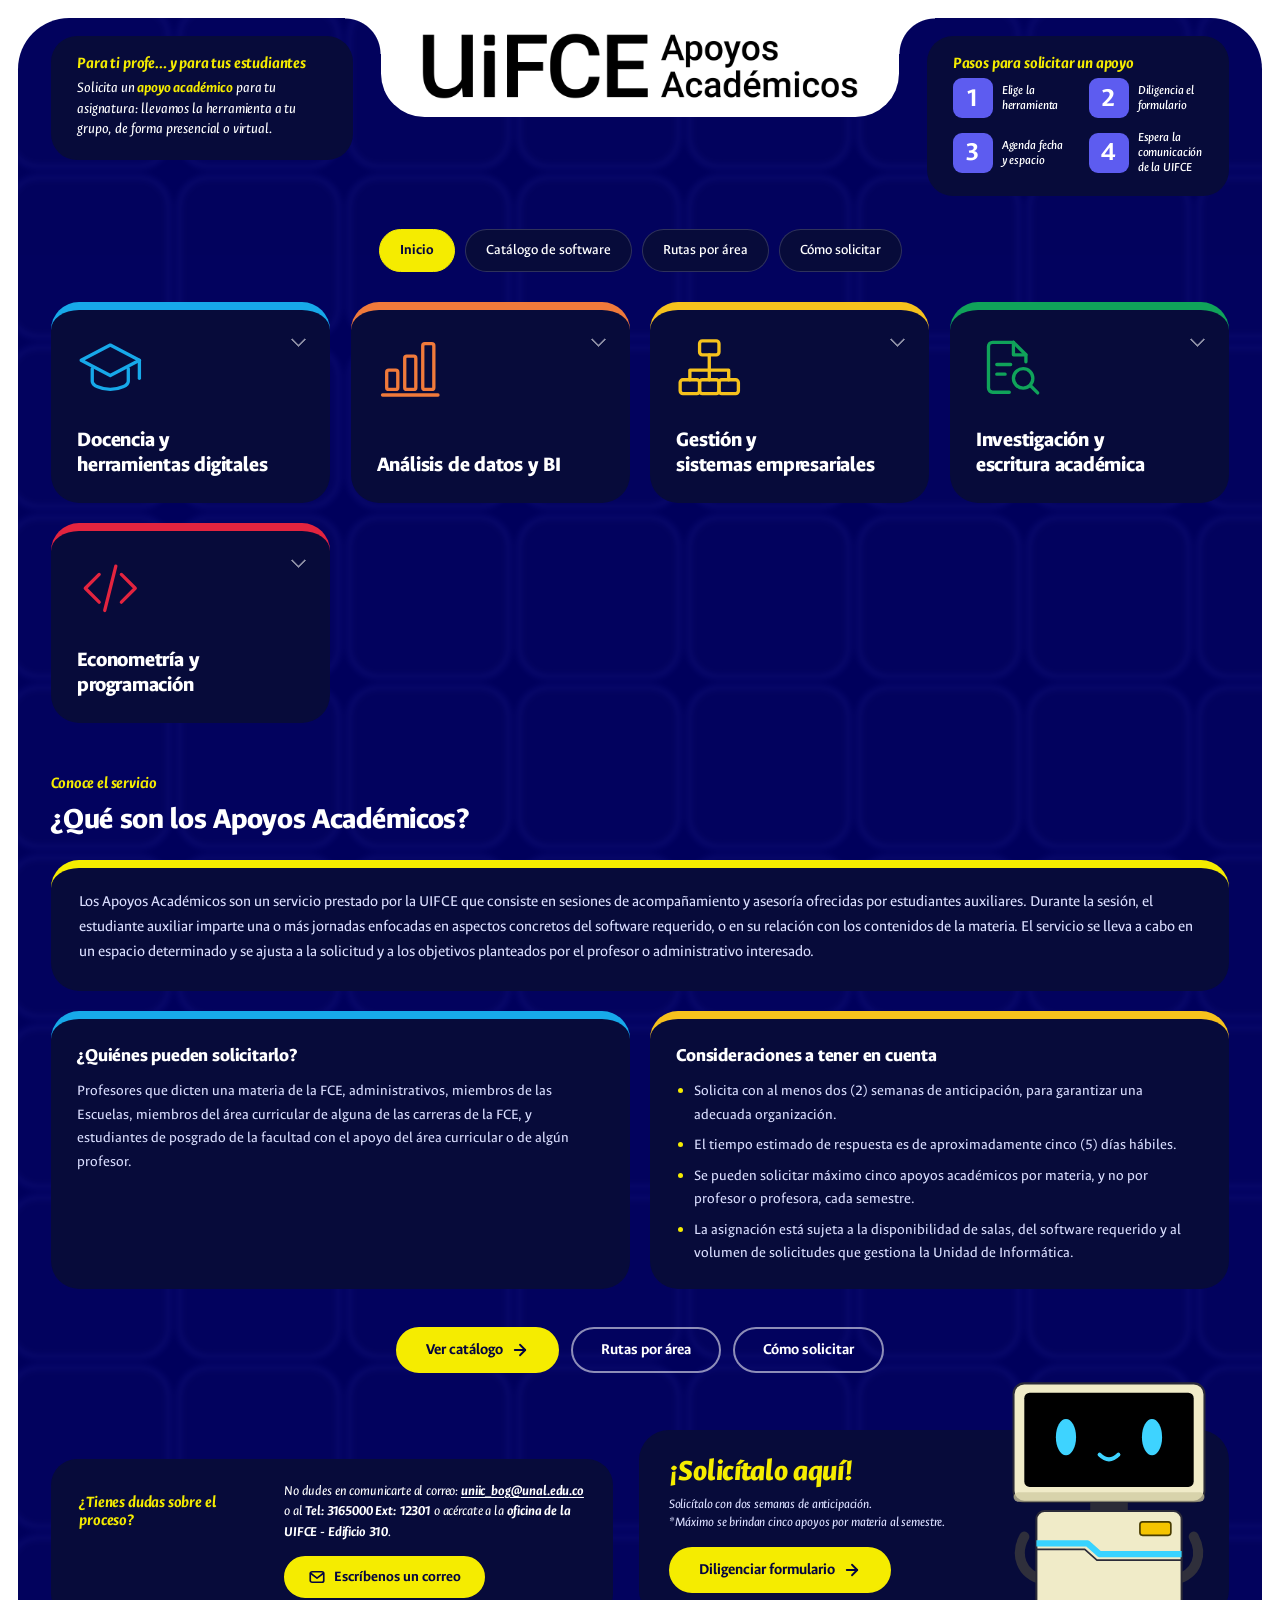
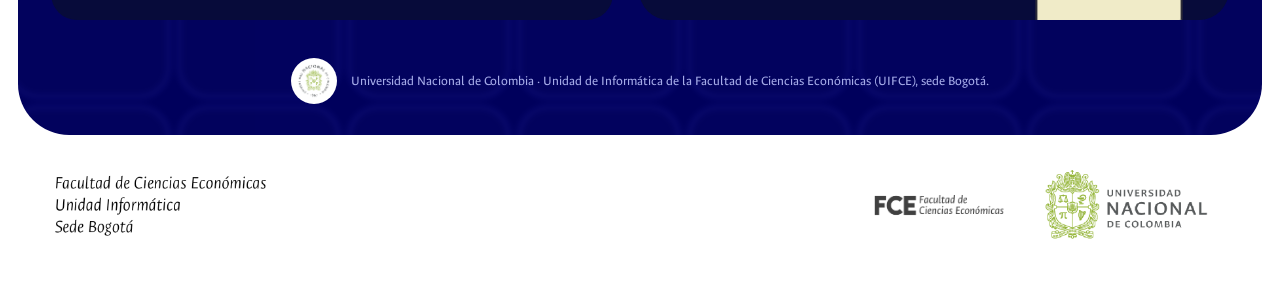
<file: index.html>
<!DOCTYPE html>
<html lang="es">
<head>
<meta charset="UTF-8">
<meta name="viewport" content="width=device-width, initial-scale=1.0">
<title>Apoyos Académicos — UIFCE</title>
<meta name="description" content="Sesiones de acompañamiento y asesoría en software para el desarrollo de clases, ofrecidas por la Unidad de Informática de la Facultad de Ciencias Económicas (UIFCE).">
<meta name="theme-color" content="#00005c">
<link rel="icon" href="favicon.svg" type="image/svg+xml">
<link rel="icon" href="apple-touch-icon.png" sizes="180x180" type="image/png">
<link rel="apple-touch-icon" href="apple-touch-icon.png">
<link rel="preconnect" href="https://fonts.googleapis.com">
<link rel="preconnect" href="https://fonts.gstatic.com" crossorigin>
<link href="https://fonts.googleapis.com/css2?family=Ancizar+Sans:ital,wght@0,100..900;1,100..900&family=Ancizar+Serif:ital,wght@1,300..900&display=swap" rel="stylesheet">
<link rel="stylesheet" href="styles.css">
</head>
<body>
<div class="poster">

  <header class="poster-top">
    <div class="top-card">
      <p class="kicker">Para ti profe… y para tus estudiantes</p>
      <p class="top-text">Solicita un <strong>apoyo académico</strong> para tu asignatura: llevamos la herramienta a tu grupo, de forma presencial o virtual.</p>
    </div>
    <a class="logo-tab" href="index.html" aria-label="UiFCE — Apoyos Académicos, ir al inicio">
      <img class="logo-img" src="assets/logo-apoyos-academicos.png" alt="UiFCE — Apoyos Académicos" width="2400" height="364">
    </a>
    <div class="top-card">
      <p class="kicker">Pasos para solicitar un apoyo</p>
      <ol class="mini-steps">
        <li><span class="step-chip">1</span><span>Elige la<br>herramienta</span></li>
        <li><span class="step-chip">2</span><span>Diligencia el<br>formulario</span></li>
        <li><span class="step-chip">3</span><span>Agenda fecha<br>y espacio</span></li>
        <li><span class="step-chip">4</span><span>Espera la comunicación<br>de la UIFCE</span></li>
      </ol>
    </div>
  </header>

  <nav class="pill-nav" aria-label="Secciones del sitio">
    <a href="index.html" aria-current="page">Inicio</a>
    <a href="catalogo.html">Catálogo de software</a>
    <a href="rutas.html">Rutas por área</a>
    <a href="solicitar.html">Cómo solicitar</a>
  </nav>

  <main>

    <section class="area-grid" aria-label="Áreas académicas">
      <button type="button" class="area-card" data-area="Docencia y herramientas digitales" aria-haspopup="dialog" aria-controls="area-docencia-y-herramientas-digitales">
        <svg class="area-icon" viewBox="0 0 48 48" aria-hidden="true"><path d="M24 8 3 19l21 11 21-11L24 8Z"/><path d="M11 25v9c0 3 6 6 13 6s13-3 13-6v-9"/><path d="M45 19v13"/></svg>
        <span class="area-chevron" aria-hidden="true"></span>
        <h2>Docencia y herramientas digitales</h2>
      </button>
      <button type="button" class="area-card" data-area="Análisis de datos y BI" aria-haspopup="dialog" aria-controls="area-analisis-de-datos-y-bi">
        <svg class="area-icon" viewBox="0 0 48 48" aria-hidden="true"><rect x="7" y="26" width="8" height="14" rx="1.5"/><rect x="20" y="16" width="8" height="24" rx="1.5"/><rect x="33" y="7" width="8" height="33" rx="1.5"/><path d="M4 44h40"/></svg>
        <span class="area-chevron" aria-hidden="true"></span>
        <h2>Análisis de datos y BI</h2>
      </button>
      <button type="button" class="area-card" data-area="Gestión y sistemas empresariales" aria-haspopup="dialog" aria-controls="area-gestion-y-sistemas-empresariales">
        <svg class="area-icon" viewBox="0 0 48 48" aria-hidden="true"><rect x="17" y="5" width="14" height="10" rx="2"/><rect x="3" y="33" width="14" height="10" rx="2"/><rect x="17" y="33" width="14" height="10" rx="2"/><rect x="31" y="33" width="14" height="10" rx="2"/><path d="M24 15v18M10 33v-7h28v7"/></svg>
        <span class="area-chevron" aria-hidden="true"></span>
        <h2>Gestión y sistemas empresariales</h2>
      </button>
      <button type="button" class="area-card" data-area="Investigación y escritura académica" aria-haspopup="dialog" aria-controls="area-investigacion-y-escritura-academica">
        <svg class="area-icon" viewBox="0 0 48 48" aria-hidden="true"><path d="M27 6H12a3 3 0 0 0-3 3v30a3 3 0 0 0 3 3h12"/><path d="M27 6l9 9v5"/><path d="M27 6v9h9"/><path d="M15 22h10M15 29h6"/><circle cx="34" cy="32" r="7"/><path d="m39.5 37.5 5 5"/></svg>
        <span class="area-chevron" aria-hidden="true"></span>
        <h2>Investigación y escritura académica</h2>
      </button>
      <button type="button" class="area-card" data-area="Econometría y programación" aria-haspopup="dialog" aria-controls="area-econometria-y-programacion">
        <svg class="area-icon" viewBox="0 0 48 48" aria-hidden="true"><path d="m16 14-10 10 10 10M32 14l10 10-10 10M28 8l-8 32"/></svg>
        <span class="area-chevron" aria-hidden="true"></span>
        <h2>Econometría y programación</h2>
      </button>
    </section>

    <dialog class="sw-dialog area-dialog" id="area-docencia-y-herramientas-digitales" data-area="Docencia y herramientas digitales" aria-labelledby="area-docencia-y-herramientas-digitales-t">
      <div class="dlg-head">
        <span class="dlg-logo"><svg class="area-icon" viewBox="0 0 48 48" aria-hidden="true"><path d="M24 8 3 19l21 11 21-11L24 8Z"/><path d="M11 25v9c0 3 6 6 13 6s13-3 13-6v-9"/><path d="M45 19v13"/></svg></span>
        <div class="dlg-title">
          <p class="kicker">8 softwares en esta área</p>
          <h2 class="card-title" id="area-docencia-y-herramientas-digitales-t">Docencia y herramientas digitales</h2>
        </div>
        <button type="button" class="dlg-close" aria-label="Cerrar">×</button>
      </div>
      <div class="dlg-body">
        <p class="card-desc">Plataformas para dictar clases, virtualizar contenidos, colaborar y usar la <strong>IA</strong> de forma responsable en tu docencia.</p>
        <p class="kicker dlg-sub">Apoyos que se dan en esta área</p>
        <ul class="dlg-logos">
          <li><button type="button" class="dlg-sw" data-sw="moodle" aria-haspopup="dialog" aria-label="Ver detalle de Moodle"><span class="dlg-sw-logo"><img src="assets/logos/moodle.svg" alt="" loading="lazy"></span><span class="dlg-sw-name">Moodle</span></button></li>
          <li><button type="button" class="dlg-sw" data-sw="zoom" aria-haspopup="dialog" aria-label="Ver detalle de Zoom"><span class="dlg-sw-logo"><img src="assets/logos/zoom.svg" alt="" loading="lazy"></span><span class="dlg-sw-name">Zoom</span></button></li>
          <li><button type="button" class="dlg-sw" data-sw="teams" aria-haspopup="dialog" aria-label="Ver detalle de Microsoft Teams"><span class="dlg-sw-logo"><img src="assets/logos/teams.svg" alt="" loading="lazy"></span><span class="dlg-sw-name">Microsoft Teams</span></button></li>
          <li><button type="button" class="dlg-sw" data-sw="gworkspace" aria-haspopup="dialog" aria-label="Ver detalle de Google Workspace"><span class="dlg-sw-logo"><img src="assets/logos/gworkspace.svg" alt="" loading="lazy"></span><span class="dlg-sw-name">Google Workspace</span></button></li>
          <li><button type="button" class="dlg-sw" data-sw="h5p" aria-haspopup="dialog" aria-label="Ver detalle de H5P"><span class="dlg-sw-logo"><img src="assets/logos/h5p.svg" alt="" loading="lazy"></span><span class="dlg-sw-name">H5P</span></button></li>
          <li><button type="button" class="dlg-sw" data-sw="articulate" aria-haspopup="dialog" aria-label="Ver detalle de Articulate"><span class="dlg-sw-logo"><img src="assets/logos/articulate.svg" alt="" loading="lazy"></span><span class="dlg-sw-name">Articulate</span></button></li>
          <li><button type="button" class="dlg-sw" data-sw="mind-manager" aria-haspopup="dialog" aria-label="Ver detalle de MindManager"><span class="dlg-sw-logo"><img src="assets/logos/mind-manager.svg" alt="" loading="lazy"></span><span class="dlg-sw-name">MindManager</span></button></li>
          <li><button type="button" class="dlg-sw" data-sw="ia" aria-haspopup="dialog" aria-label="Ver detalle de Inteligencia Artificial (IA)"><span class="dlg-sw-logo"><img src="assets/logos/ia.svg" alt="" loading="lazy"></span><span class="dlg-sw-name">Inteligencia Artificial (IA)</span></button></li>
        </ul>
        <div class="dlg-actions">
          <a class="btn" href="catalogo.html#Docencia%20y%20herramientas%20digitales">Ver catálogo de software <svg viewBox="0 0 24 24" fill="none" stroke="currentColor" stroke-width="2.4" stroke-linecap="round" stroke-linejoin="round" aria-hidden="true"><line x1="5" y1="12" x2="19" y2="12"></line><polyline points="12 5 19 12 12 19"></polyline></svg></a>
        </div>
      </div>
    </dialog>
    <dialog class="sw-dialog area-dialog" id="area-analisis-de-datos-y-bi" data-area="Análisis de datos y BI" aria-labelledby="area-analisis-de-datos-y-bi-t">
      <div class="dlg-head">
        <span class="dlg-logo"><svg class="area-icon" viewBox="0 0 48 48" aria-hidden="true"><rect x="7" y="26" width="8" height="14" rx="1.5"/><rect x="20" y="16" width="8" height="24" rx="1.5"/><rect x="33" y="7" width="8" height="33" rx="1.5"/><path d="M4 44h40"/></svg></span>
        <div class="dlg-title">
          <p class="kicker">8 softwares en esta área</p>
          <h2 class="card-title" id="area-analisis-de-datos-y-bi-t">Análisis de datos y BI</h2>
        </div>
        <button type="button" class="dlg-close" aria-label="Cerrar">×</button>
      </div>
      <div class="dlg-body">
        <p class="card-desc">Hojas de cálculo, bases de datos y tableros de BI para que tus estudiantes trabajen y visualicen información económica.</p>
        <p class="kicker dlg-sub">Apoyos que se dan en esta área</p>
        <ul class="dlg-logos">
          <li><button type="button" class="dlg-sw" data-sw="excel" aria-haspopup="dialog" aria-label="Ver detalle de Excel"><span class="dlg-sw-logo"><img src="assets/logos/excel.svg" alt="" loading="lazy"></span><span class="dlg-sw-name">Excel</span></button></li>
          <li><button type="button" class="dlg-sw" data-sw="google-sheets" aria-haspopup="dialog" aria-label="Ver detalle de Google Sheets"><span class="dlg-sw-logo"><img src="assets/logos/google-sheets.svg" alt="" loading="lazy"></span><span class="dlg-sw-name">Google Sheets</span></button></li>
          <li><button type="button" class="dlg-sw" data-sw="access" aria-haspopup="dialog" aria-label="Ver detalle de Access"><span class="dlg-sw-logo"><img src="assets/logos/access.svg" alt="" loading="lazy"></span><span class="dlg-sw-name">Access</span></button></li>
          <li><button type="button" class="dlg-sw" data-sw="mysql" aria-haspopup="dialog" aria-label="Ver detalle de MySQL"><span class="dlg-sw-logo"><img src="assets/logos/mysql.svg" alt="" loading="lazy"></span><span class="dlg-sw-name">MySQL</span></button></li>
          <li><button type="button" class="dlg-sw" data-sw="postgresql" aria-haspopup="dialog" aria-label="Ver detalle de PostgreSQL"><span class="dlg-sw-logo"><img src="assets/logos/postgresql.svg" alt="" loading="lazy"></span><span class="dlg-sw-name">PostgreSQL</span></button></li>
          <li><button type="button" class="dlg-sw" data-sw="powerbi" aria-haspopup="dialog" aria-label="Ver detalle de Power BI"><span class="dlg-sw-logo"><img src="assets/logos/powerbi.svg" alt="" loading="lazy"></span><span class="dlg-sw-name">Power BI</span></button></li>
          <li><button type="button" class="dlg-sw" data-sw="tableau" aria-haspopup="dialog" aria-label="Ver detalle de Tableau"><span class="dlg-sw-logo"><img src="assets/logos/tableau.svg" alt="" loading="lazy"></span><span class="dlg-sw-name">Tableau</span></button></li>
          <li><button type="button" class="dlg-sw" data-sw="looker" aria-haspopup="dialog" aria-label="Ver detalle de Looker Studio"><span class="dlg-sw-logo"><img src="assets/logos/looker.svg" alt="" loading="lazy"></span><span class="dlg-sw-name">Looker Studio</span></button></li>
        </ul>
        <div class="dlg-actions">
          <a class="btn" href="catalogo.html#An%C3%A1lisis%20de%20datos%20y%20BI">Ver catálogo de software <svg viewBox="0 0 24 24" fill="none" stroke="currentColor" stroke-width="2.4" stroke-linecap="round" stroke-linejoin="round" aria-hidden="true"><line x1="5" y1="12" x2="19" y2="12"></line><polyline points="12 5 19 12 12 19"></polyline></svg></a>
        </div>
      </div>
    </dialog>
    <dialog class="sw-dialog area-dialog" id="area-gestion-y-sistemas-empresariales" data-area="Gestión y sistemas empresariales" aria-labelledby="area-gestion-y-sistemas-empresariales-t">
      <div class="dlg-head">
        <span class="dlg-logo"><svg class="area-icon" viewBox="0 0 48 48" aria-hidden="true"><rect x="17" y="5" width="14" height="10" rx="2"/><rect x="3" y="33" width="14" height="10" rx="2"/><rect x="17" y="33" width="14" height="10" rx="2"/><rect x="31" y="33" width="14" height="10" rx="2"/><path d="M24 15v18M10 33v-7h28v7"/></svg></span>
        <div class="dlg-title">
          <p class="kicker">6 softwares en esta área</p>
          <h2 class="card-title" id="area-gestion-y-sistemas-empresariales-t">Gestión y sistemas empresariales</h2>
        </div>
        <button type="button" class="dlg-close" aria-label="Cerrar">×</button>
      </div>
      <div class="dlg-body">
        <p class="card-desc">Software contable, ERP y de procesos para llevar a la práctica tus clases de administración, contabilidad y gestión.</p>
        <p class="kicker dlg-sub">Apoyos que se dan en esta área</p>
        <ul class="dlg-logos">
          <li><button type="button" class="dlg-sw" data-sw="odoo" aria-haspopup="dialog" aria-label="Ver detalle de Odoo"><span class="dlg-sw-logo"><img src="assets/logos/odoo.svg" alt="" loading="lazy"></span><span class="dlg-sw-name">Odoo</span></button></li>
          <li><button type="button" class="dlg-sw" data-sw="sap" aria-haspopup="dialog" aria-label="Ver detalle de SAP"><span class="dlg-sw-logo"><img src="assets/logos/sap.svg" alt="" loading="lazy"></span><span class="dlg-sw-name">SAP</span></button></li>
          <li><button type="button" class="dlg-sw" data-sw="siigo" aria-haspopup="dialog" aria-label="Ver detalle de Siigo"><span class="dlg-sw-logo"><img src="assets/logos/siigo.png" alt="" loading="lazy"></span><span class="dlg-sw-name">Siigo</span></button></li>
          <li><button type="button" class="dlg-sw" data-sw="world-office" aria-haspopup="dialog" aria-label="Ver detalle de World Office"><span class="dlg-sw-logo"><img src="assets/logos/world-office.svg" alt="" loading="lazy"></span><span class="dlg-sw-name">World Office</span></button></li>
          <li><button type="button" class="dlg-sw" data-sw="bizagi" aria-haspopup="dialog" aria-label="Ver detalle de Bizagi"><span class="dlg-sw-logo"><img src="assets/logos/bizagi.svg" alt="" loading="lazy"></span><span class="dlg-sw-name">Bizagi</span></button></li>
          <li><button type="button" class="dlg-sw" data-sw="trello" aria-haspopup="dialog" aria-label="Ver detalle de Trello"><span class="dlg-sw-logo"><img src="assets/logos/trello.png" alt="" loading="lazy"></span><span class="dlg-sw-name">Trello</span></button></li>
        </ul>
        <div class="dlg-actions">
          <a class="btn" href="catalogo.html#Gesti%C3%B3n%20y%20sistemas%20empresariales">Ver catálogo de software <svg viewBox="0 0 24 24" fill="none" stroke="currentColor" stroke-width="2.4" stroke-linecap="round" stroke-linejoin="round" aria-hidden="true"><line x1="5" y1="12" x2="19" y2="12"></line><polyline points="12 5 19 12 12 19"></polyline></svg></a>
        </div>
      </div>
    </dialog>
    <dialog class="sw-dialog area-dialog" id="area-investigacion-y-escritura-academica" data-area="Investigación y escritura académica" aria-labelledby="area-investigacion-y-escritura-academica-t">
      <div class="dlg-head">
        <span class="dlg-logo"><svg class="area-icon" viewBox="0 0 48 48" aria-hidden="true"><path d="M27 6H12a3 3 0 0 0-3 3v30a3 3 0 0 0 3 3h12"/><path d="M27 6l9 9v5"/><path d="M27 6v9h9"/><path d="M15 22h10M15 29h6"/><circle cx="34" cy="32" r="7"/><path d="m39.5 37.5 5 5"/></svg></span>
        <div class="dlg-title">
          <p class="kicker">6 softwares en esta área</p>
          <h2 class="card-title" id="area-investigacion-y-escritura-academica-t">Investigación y escritura académica</h2>
        </div>
        <button type="button" class="dlg-close" aria-label="Cerrar">×</button>
      </div>
      <div class="dlg-body">
        <p class="card-desc">Herramientas para redactar, referenciar y analizar información cualitativa o espacial en tus investigaciones y en las tesis que diriges.</p>
        <p class="kicker dlg-sub">Apoyos que se dan en esta área</p>
        <ul class="dlg-logos">
          <li><button type="button" class="dlg-sw" data-sw="word" aria-haspopup="dialog" aria-label="Ver detalle de Word"><span class="dlg-sw-logo"><img src="assets/logos/word.svg" alt="" loading="lazy"></span><span class="dlg-sw-name">Word</span></button></li>
          <li><button type="button" class="dlg-sw" data-sw="latex" aria-haspopup="dialog" aria-label="Ver detalle de LaTeX"><span class="dlg-sw-logo"><img src="assets/logos/latex.svg" alt="" loading="lazy"></span><span class="dlg-sw-name">LaTeX</span></button></li>
          <li><button type="button" class="dlg-sw" data-sw="zotero" aria-haspopup="dialog" aria-label="Ver detalle de Zotero"><span class="dlg-sw-logo"><img src="assets/logos/zotero.svg" alt="" loading="lazy"></span><span class="dlg-sw-name">Zotero</span></button></li>
          <li><button type="button" class="dlg-sw" data-sw="mendeley" aria-haspopup="dialog" aria-label="Ver detalle de Mendeley"><span class="dlg-sw-logo"><img src="assets/logos/mendeley.svg" alt="" loading="lazy"></span><span class="dlg-sw-name">Mendeley</span></button></li>
          <li><button type="button" class="dlg-sw" data-sw="nvivo" aria-haspopup="dialog" aria-label="Ver detalle de NVivo"><span class="dlg-sw-logo"><img src="assets/logos/nvivo.png" alt="" loading="lazy"></span><span class="dlg-sw-name">NVivo</span></button></li>
          <li><button type="button" class="dlg-sw" data-sw="qgis" aria-haspopup="dialog" aria-label="Ver detalle de QGIS"><span class="dlg-sw-logo"><img src="assets/logos/qgis.svg" alt="" loading="lazy"></span><span class="dlg-sw-name">QGIS</span></button></li>
        </ul>
        <div class="dlg-actions">
          <a class="btn" href="catalogo.html#Investigaci%C3%B3n%20y%20escritura%20acad%C3%A9mica">Ver catálogo de software <svg viewBox="0 0 24 24" fill="none" stroke="currentColor" stroke-width="2.4" stroke-linecap="round" stroke-linejoin="round" aria-hidden="true"><line x1="5" y1="12" x2="19" y2="12"></line><polyline points="12 5 19 12 12 19"></polyline></svg></a>
        </div>
      </div>
    </dialog>
    <dialog class="sw-dialog area-dialog" id="area-econometria-y-programacion" data-area="Econometría y programación" aria-labelledby="area-econometria-y-programacion-t">
      <div class="dlg-head">
        <span class="dlg-logo"><svg class="area-icon" viewBox="0 0 48 48" aria-hidden="true"><path d="m16 14-10 10 10 10M32 14l10 10-10 10M28 8l-8 32"/></svg></span>
        <div class="dlg-title">
          <p class="kicker">4 softwares en esta área</p>
          <h2 class="card-title" id="area-econometria-y-programacion-t">Econometría y programación</h2>
        </div>
        <button type="button" class="dlg-close" aria-label="Cerrar">×</button>
      </div>
      <div class="dlg-body">
        <p class="card-desc">Lenguajes y paquetes estadísticos para llevar la econometría, la modelación y la ciencia de datos a tus cursos.</p>
        <p class="kicker dlg-sub">Apoyos que se dan en esta área</p>
        <ul class="dlg-logos">
          <li><button type="button" class="dlg-sw" data-sw="python" aria-haspopup="dialog" aria-label="Ver detalle de Python"><span class="dlg-sw-logo"><img src="assets/logos/python.svg" alt="" loading="lazy"></span><span class="dlg-sw-name">Python</span></button></li>
          <li><button type="button" class="dlg-sw" data-sw="rstudio" aria-haspopup="dialog" aria-label="Ver detalle de RStudio (R)"><span class="dlg-sw-logo"><img src="assets/logos/rstudio.svg" alt="" loading="lazy"></span><span class="dlg-sw-name">RStudio (R)</span></button></li>
          <li><button type="button" class="dlg-sw" data-sw="stata" aria-haspopup="dialog" aria-label="Ver detalle de STATA"><span class="dlg-sw-logo"><img src="assets/logos/stata.svg" alt="" loading="lazy"></span><span class="dlg-sw-name">STATA</span></button></li>
          <li><button type="button" class="dlg-sw" data-sw="matlab" aria-haspopup="dialog" aria-label="Ver detalle de MATLAB"><span class="dlg-sw-logo"><img src="assets/logos/matlab.png" alt="" loading="lazy"></span><span class="dlg-sw-name">MATLAB</span></button></li>
        </ul>
        <div class="dlg-actions">
          <a class="btn" href="catalogo.html#Econometr%C3%ADa%20y%20programaci%C3%B3n">Ver catálogo de software <svg viewBox="0 0 24 24" fill="none" stroke="currentColor" stroke-width="2.4" stroke-linecap="round" stroke-linejoin="round" aria-hidden="true"><line x1="5" y1="12" x2="19" y2="12"></line><polyline points="12 5 19 12 12 19"></polyline></svg></a>
        </div>
      </div>
    </dialog>

    <section class="info-section" aria-label="¿Qué son los Apoyos Académicos?">
      <p class="kicker">Conoce el servicio</p>
      <h2>¿Qué son los Apoyos Académicos?</h2>
      <div class="card info-lead">
        <p>Los Apoyos Académicos son un servicio prestado por la UIFCE que consiste en sesiones de acompañamiento y asesoría ofrecidas por estudiantes auxiliares. Durante la sesión, el estudiante auxiliar imparte una o más jornadas enfocadas en aspectos concretos del software requerido, o en su relación con los contenidos de la materia. El servicio se lleva a cabo en un espacio determinado y se ajusta a la solicitud y a los objetivos planteados por el profesor o administrativo interesado.</p>
      </div>

      <div class="info-grid">
        <div class="info-card">
          <h3>¿Quiénes pueden solicitarlo?</h3>
          <p>Profesores que dicten una materia de la FCE, administrativos, miembros de las Escuelas, miembros del área curricular de alguna de las carreras de la FCE, y estudiantes de posgrado de la facultad con el apoyo del área curricular o de algún profesor.</p>
        </div>
        <div class="info-card warn">
          <h3>Consideraciones a tener en cuenta</h3>
          <ul>
            <li>Solicita con al menos dos (2) semanas de anticipación, para garantizar una adecuada organización.</li>
            <li>El tiempo estimado de respuesta es de aproximadamente cinco (5) días hábiles.</li>
            <li>Se pueden solicitar máximo cinco apoyos académicos por materia, y no por profesor o profesora, cada semestre.</li>
            <li>La asignación está sujeta a la disponibilidad de salas, del software requerido y al volumen de solicitudes que gestiona la Unidad de Informática.</li>
          </ul>
        </div>
      </div>
    </section>

    <div class="cta-row">
      <a class="btn" href="catalogo.html">Ver catálogo <svg viewBox="0 0 24 24" fill="none" stroke="currentColor" stroke-width="2.4" stroke-linecap="round" stroke-linejoin="round" aria-hidden="true"><line x1="5" y1="12" x2="19" y2="12"></line><polyline points="12 5 19 12 12 19"></polyline></svg></a>
      <a class="btn ghost" href="rutas.html">Rutas por área</a>
      <a class="btn ghost" href="solicitar.html">Cómo solicitar</a>
    </div>

  </main>

  <section class="poster-bottom" aria-label="Contacto y solicitud">
    <div class="help-card">
      <p class="kicker">¿Tienes dudas sobre el proceso?</p>
      <p class="help-text">No dudes en comunicarte al correo: <strong><a href="mailto:uniic_bog@unal.edu.co?subject=Apoyos%20Acad%C3%A9micos%20(AA)%20-%20Consulta">uniic_bog@unal.edu.co</a></strong> o al <strong>Tel: 3165000 Ext: 12301</strong> o acércate a la <strong>oficina de la UIFCE - Edificio 310</strong>.</p>
      <a class="btn help-mail" href="mailto:uniic_bog@unal.edu.co?subject=Apoyos%20Acad%C3%A9micos%20(AA)%20-%20Consulta"><svg viewBox="0 0 24 24" fill="none" stroke="currentColor" stroke-width="2.2" stroke-linecap="round" stroke-linejoin="round" aria-hidden="true"><rect x="3" y="5" width="18" height="14" rx="2.5"></rect><path d="m3.5 7 8.5 6.5L20.5 7"></path></svg>Escríbenos un correo</a>
    </div>
    <div class="cta-card">
      <div class="cta-copy">
        <p class="cta-title">¡Solicítalo aquí!</p>
        <p class="cta-text">Solicítalo con dos semanas de anticipación.<br>*Máximo se brindan cinco apoyos por materia al semestre.</p>
        <a class="btn cta-btn" href="https://forms.gle/RLfbg7KAtprvs5PY9" target="_blank" rel="noopener">Diligenciar formulario <svg viewBox="0 0 24 24" fill="none" stroke="currentColor" stroke-width="2.4" stroke-linecap="round" stroke-linejoin="round" aria-hidden="true"><line x1="5" y1="12" x2="19" y2="12"></line><polyline points="12 5 19 12 12 19"></polyline></svg></a>
      </div>
      <div class="cta-robot" aria-hidden="true"><img src="assets/uifcito-cartelera.svg" alt=""></div>
    </div>
  </section>

  <footer class="panel-foot">
    <img src="assets/escudo-unal.png" alt="Escudo de la Universidad Nacional de Colombia">
    <p>Universidad Nacional de Colombia · Unidad de Informática de la Facultad de Ciencias Económicas (UIFCE), sede Bogotá.</p>
  </footer>

</div>

<img class="banner-institucional" src="assets/banner-institucional.svg" alt="UIFCE — Unidad de Informática, Facultad de Ciencias Económicas, Universidad Nacional de Colombia, sede Bogotá">

<script src="software.js"></script>
<script src="areas.js"></script>
</body>
</html>
</file>
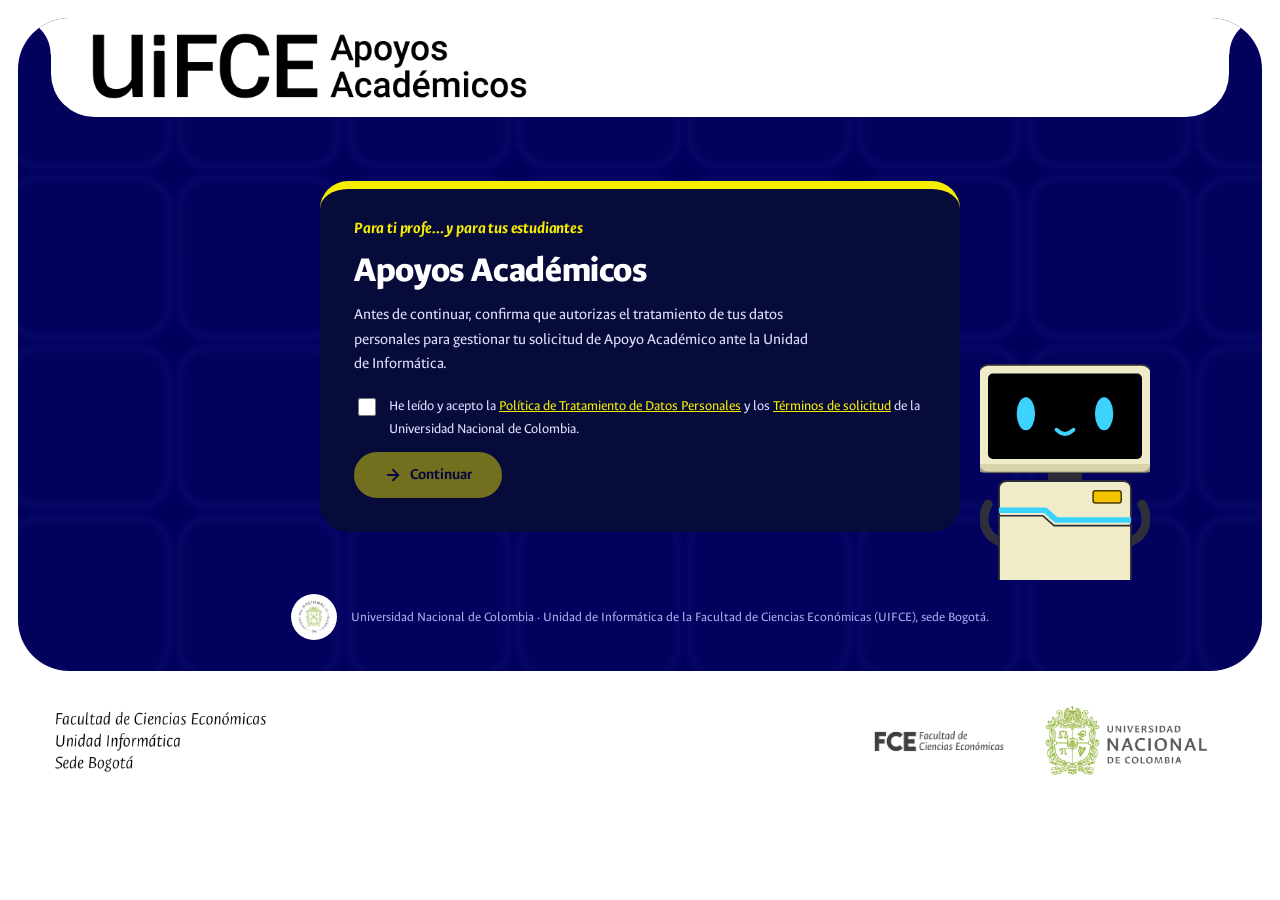
<file: acceso.html>
<!DOCTYPE html>
<html lang="es">
<head>
<meta charset="UTF-8">
<meta name="viewport" content="width=device-width, initial-scale=1.0">
<title>Acceso — Apoyos Académicos UIFCE</title>
<meta name="description" content="Acceso al sitio de Apoyos Académicos de la UIFCE.">
<meta name="theme-color" content="#00005c">
<link rel="icon" href="favicon.svg" type="image/svg+xml">
<link rel="icon" href="apple-touch-icon.png" sizes="180x180" type="image/png">
<link rel="apple-touch-icon" href="apple-touch-icon.png">
<link rel="preconnect" href="https://fonts.googleapis.com">
<link rel="preconnect" href="https://fonts.gstatic.com" crossorigin>
<link href="https://fonts.googleapis.com/css2?family=Ancizar+Sans:ital,wght@0,100..900;1,100..900&family=Ancizar+Serif:ital,wght@1,300..900&display=swap" rel="stylesheet">
<link rel="stylesheet" href="styles.css">
</head>
<body>
<div class="poster">

  <header class="poster-top" style="grid-template-columns:1fr">
    <a class="logo-tab" href="acceso.html" aria-label="UiFCE — Apoyos Académicos">
      <img class="logo-img" src="assets/logo-apoyos-academicos.png" alt="UiFCE — Apoyos Académicos" width="2400" height="364">
    </a>
  </header>

  <main class="gate">
    <section class="card gate-card" style="--accent:var(--yellow)">
      <p class="kicker">Para ti profe… y para tus estudiantes</p>
      <h1>Apoyos Académicos</h1>
      <p class="body-text">Antes de continuar, confirma que autorizas el tratamiento de tus datos personales para gestionar tu solicitud de Apoyo Académico ante la Unidad de Informática.</p>

      <div class="consent">
        <input type="checkbox" id="consent-checkbox">
        <label for="consent-checkbox">He leído y acepto la <a href="#">Política de Tratamiento de Datos Personales</a> y los <a href="#">Términos de solicitud</a> de la Universidad Nacional de Colombia.</label>
      </div>

      <button type="button" class="btn-pill" id="continue-btn" disabled><svg viewBox="0 0 24 24" fill="none" stroke="currentColor" stroke-width="2.4" stroke-linecap="round" stroke-linejoin="round" aria-hidden="true"><line x1="5" y1="12" x2="19" y2="12"></line><polyline points="12 5 19 12 12 19"></polyline></svg>Continuar</button>
    </section>
    <div class="gate-robot" aria-hidden="true"><img src="assets/uifcito-cartelera.svg" alt=""></div>
  </main>

  <footer class="panel-foot">
    <img src="assets/escudo-unal.png" alt="Escudo de la Universidad Nacional de Colombia">
    <p>Universidad Nacional de Colombia · Unidad de Informática de la Facultad de Ciencias Económicas (UIFCE), sede Bogotá.</p>
  </footer>

</div>

<img class="banner-institucional" src="assets/banner-institucional.svg" alt="UIFCE — Unidad de Informática, Facultad de Ciencias Económicas, Universidad Nacional de Colombia, sede Bogotá">

<script src="acceso.js"></script>
</body>
</html>
</file>
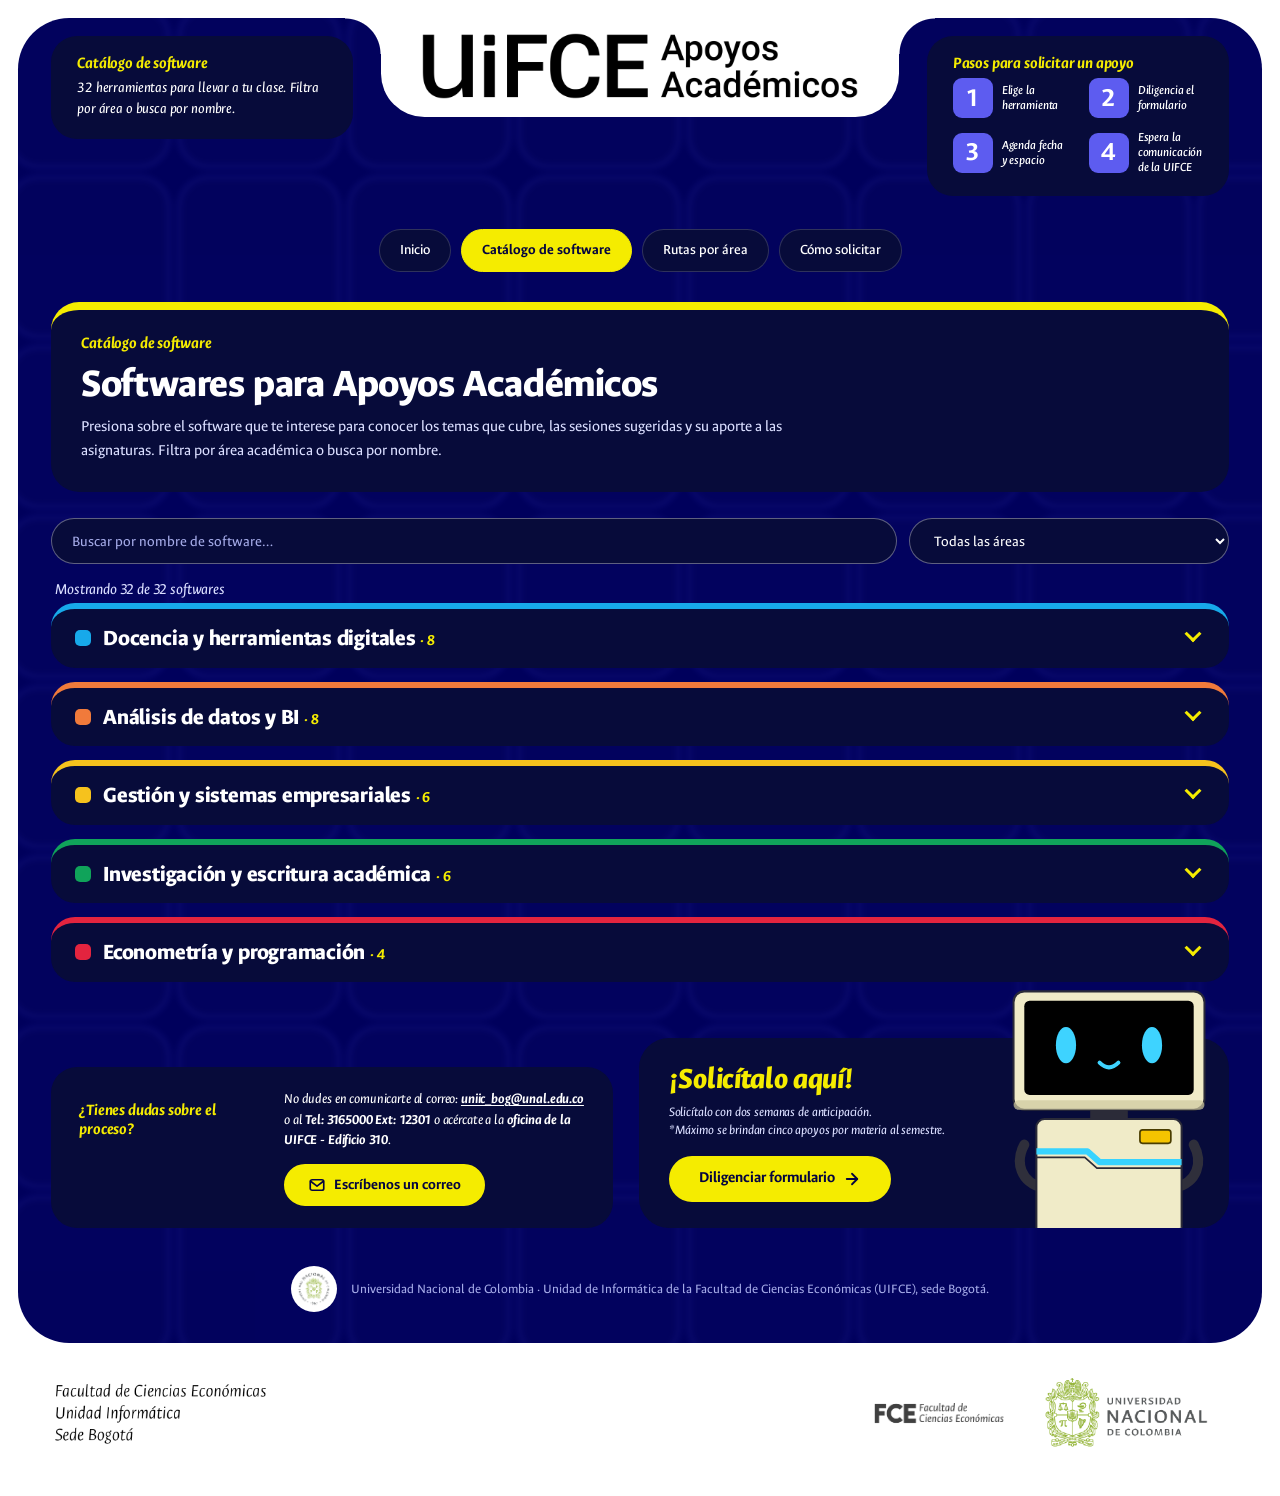
<file: catalogo.html>
<!DOCTYPE html>
<html lang="es">
<head>
<meta charset="UTF-8">
<meta name="viewport" content="width=device-width, initial-scale=1.0">
<title>Catálogo de software — Apoyos Académicos UIFCE</title>
<meta name="description" content="Catálogo de software disponible para los Apoyos Académicos de la UIFCE, con temas, sesiones sugeridas y aporte a las asignaturas.">
<meta name="theme-color" content="#00005c">
<link rel="icon" href="favicon.svg" type="image/svg+xml">
<link rel="icon" href="apple-touch-icon.png" sizes="180x180" type="image/png">
<link rel="apple-touch-icon" href="apple-touch-icon.png">
<link rel="preconnect" href="https://fonts.googleapis.com">
<link rel="preconnect" href="https://fonts.gstatic.com" crossorigin>
<link href="https://fonts.googleapis.com/css2?family=Ancizar+Sans:ital,wght@0,100..900;1,100..900&family=Ancizar+Serif:ital,wght@1,300..900&display=swap" rel="stylesheet">
<link rel="stylesheet" href="styles.css">
</head>
<body>
<div class="poster">

  <header class="poster-top">
    <div class="top-card">
      <p class="kicker">Catálogo de software</p>
      <p class="top-text">32 herramientas para llevar a tu clase. Filtra por área o busca por nombre.</p>
    </div>
    <a class="logo-tab" href="index.html" aria-label="UiFCE — Apoyos Académicos, ir al inicio">
      <img class="logo-img" src="assets/logo-apoyos-academicos.png" alt="UiFCE — Apoyos Académicos" width="2400" height="364">
    </a>
    <div class="top-card">
      <p class="kicker">Pasos para solicitar un apoyo</p>
      <ol class="mini-steps">
        <li><span class="step-chip">1</span><span>Elige la<br>herramienta</span></li>
        <li><span class="step-chip">2</span><span>Diligencia el<br>formulario</span></li>
        <li><span class="step-chip">3</span><span>Agenda fecha<br>y espacio</span></li>
        <li><span class="step-chip">4</span><span>Espera la comunicación<br>de la UIFCE</span></li>
      </ol>
    </div>
  </header>

  <nav class="pill-nav" aria-label="Secciones del sitio">
    <a href="index.html">Inicio</a>
    <a href="catalogo.html" aria-current="page">Catálogo de software</a>
    <a href="rutas.html">Rutas por área</a>
    <a href="solicitar.html">Cómo solicitar</a>
  </nav>

  <main>

    <section class="page-head">
      <p class="kicker">Catálogo de software</p>
      <h1>Softwares para Apoyos Académicos</h1>
      <p>Presiona sobre el software que te interese para conocer los temas que cubre, las sesiones sugeridas y su aporte a las asignaturas. Filtra por área académica o busca por nombre.</p>
    </section>


    <section class="toolbar" aria-label="Filtros">
      <input type="search" id="search" placeholder="Buscar por nombre de software…" aria-label="Buscar software">
      <select id="filter-area" aria-label="Filtrar por área académica">
        <option value="">Todas las áreas</option>
        <option value="Docencia y herramientas digitales">Docencia y herramientas digitales</option>
        <option value="Análisis de datos y BI">Análisis de datos y BI</option>
        <option value="Gestión y sistemas empresariales">Gestión y sistemas empresariales</option>
        <option value="Investigación y escritura académica">Investigación y escritura académica</option>
        <option value="Econometría y programación">Econometría y programación</option>
      </select>
    </section>

    <p class="result-count" id="result-count" role="status"></p>

    <div id="course-grid" aria-label="Softwares disponibles">

      <details class="course-group" data-area="Docencia y herramientas digitales">
        <summary class="group-summary">
          <h2 class="group-title">Docencia y herramientas digitales <span class="group-count">· 8</span></h2>
          <span class="group-chevron" aria-hidden="true"></span>
        </summary>
        <div class="tile-grid">
        <article class="course-card" data-area="Docencia y herramientas digitales" data-search="moodle lms cursos tareas foros evaluaciones">
          <button type="button" class="sw-tile" aria-haspopup="dialog" aria-label="Ver detalle de Moodle">
            <span class="sw-logo"><img src="assets/logos/moodle.svg" alt="" loading="lazy"></span>
            <span class="sw-name">Moodle</span>
          </button>
          <dialog class="sw-dialog" aria-labelledby="sw-moodle">
            <div class="dlg-head">
              <span class="dlg-logo"><img src="assets/logos/moodle.svg" alt="" loading="lazy"></span>
              <div class="dlg-title">
                <p class="card-eyebrow"><span class="area-tag">Docencia y herramientas digitales</span></p>
                <h2 class="card-title" id="sw-moodle">Moodle</h2>
              </div>
              <button type="button" class="dlg-close" aria-label="Cerrar">×</button>
            </div>
            <div class="dlg-body">
              <p class="card-desc">Sistema de gestión de aprendizaje (LMS) líder en educación virtual, usado por la universidad para administrar cursos, tareas, foros y evaluaciones.</p>
              <dl class="card-meta">
            <div><dt>Temas</dt><dd>Capacitación profesor · Capacitación estudiantes</dd></div>
            <div><dt>Sesiones sugeridas</dt><dd class="mono">Una (1)</dd></div>
            <div><dt>Aporte a las asignaturas</dt><dd>Familiarizarse con la página donde está todo el material académico de las distintas materias y cursos.</dd></div>
          </dl>
              <div class="dlg-actions">
                <a class="btn" href="https://forms.gle/RLfbg7KAtprvs5PY9" target="_blank" rel="noopener">Diligenciar formulario <svg viewBox="0 0 24 24" fill="none" stroke="currentColor" stroke-width="2.4" stroke-linecap="round" stroke-linejoin="round" aria-hidden="true"><line x1="5" y1="12" x2="19" y2="12"></line><polyline points="12 5 19 12 12 19"></polyline></svg></a>
                <span class="dlg-note">Solicítalo con dos semanas de anticipación.</span>
              </div>
            </div>
          </dialog>
        </article>

        <article class="course-card" data-area="Docencia y herramientas digitales" data-search="zoom videoconferencias clases virtuales webinar">
          <button type="button" class="sw-tile" aria-haspopup="dialog" aria-label="Ver detalle de Zoom">
            <span class="sw-logo"><img src="assets/logos/zoom.svg" alt="" loading="lazy"></span>
            <span class="sw-name">Zoom</span>
          </button>
          <dialog class="sw-dialog" aria-labelledby="sw-zoom">
            <div class="dlg-head">
              <span class="dlg-logo"><img src="assets/logos/zoom.svg" alt="" loading="lazy"></span>
              <div class="dlg-title">
                <p class="card-eyebrow"><span class="area-tag">Docencia y herramientas digitales</span></p>
                <h2 class="card-title" id="sw-zoom">Zoom</h2>
              </div>
              <button type="button" class="dlg-close" aria-label="Cerrar">×</button>
            </div>
            <div class="dlg-body">
              <p class="card-desc">Plataforma líder en videoconferencias, con funciones para clases virtuales, reuniones colaborativas y webinars académicos.</p>
              <dl class="card-meta">
            <div><dt>Temas</dt><dd>Funcionalidades de Zoom</dd></div>
            <div><dt>Sesiones sugeridas</dt><dd class="mono">Una (1)</dd></div>
            <div><dt>Aporte a las asignaturas</dt><dd>Ante cualquier situación, poder virtualizar una clase o cualquier tipo de reunión.</dd></div>
          </dl>
              <div class="dlg-actions">
                <a class="btn" href="https://forms.gle/RLfbg7KAtprvs5PY9" target="_blank" rel="noopener">Diligenciar formulario <svg viewBox="0 0 24 24" fill="none" stroke="currentColor" stroke-width="2.4" stroke-linecap="round" stroke-linejoin="round" aria-hidden="true"><line x1="5" y1="12" x2="19" y2="12"></line><polyline points="12 5 19 12 12 19"></polyline></svg></a>
                <span class="dlg-note">Solicítalo con dos semanas de anticipación.</span>
              </div>
            </div>
          </dialog>
        </article>

        <article class="course-card" data-area="Docencia y herramientas digitales" data-search="microsoft teams reuniones canales office 365">
          <button type="button" class="sw-tile" aria-haspopup="dialog" aria-label="Ver detalle de Microsoft Teams">
            <span class="sw-logo"><img src="assets/logos/teams.svg" alt="" loading="lazy"></span>
            <span class="sw-name">Microsoft Teams</span>
          </button>
          <dialog class="sw-dialog" aria-labelledby="sw-microsoft-teams">
            <div class="dlg-head">
              <span class="dlg-logo"><img src="assets/logos/teams.svg" alt="" loading="lazy"></span>
              <div class="dlg-title">
                <p class="card-eyebrow"><span class="area-tag">Docencia y herramientas digitales</span></p>
                <h2 class="card-title" id="sw-microsoft-teams">Microsoft Teams</h2>
              </div>
              <button type="button" class="dlg-close" aria-label="Cerrar">×</button>
            </div>
            <div class="dlg-body">
              <p class="card-desc">Plataforma integral que facilita el trabajo colaborativo, las reuniones virtuales, la comunicación y la organización de actividades, integrando Excel, OneNote y Planner.</p>
              <dl class="card-meta">
            <div><dt>Temas</dt><dd>Introducción a Microsoft Teams · Organización de equipos y canales · Comunicación efectiva (chat, reuniones y llamadas) · Colaboración en documentos (integración con Office 365)</dd></div>
            <div><dt>Sesiones sugeridas</dt><dd class="mono">Una (1) o dos (2)</dd></div>
            <div><dt>Aporte a las asignaturas</dt><dd>Facilita la comunicación y el trabajo colaborativo en clase y en equipos de trabajo.</dd></div>
          </dl>
              <div class="dlg-actions">
                <a class="btn" href="https://forms.gle/RLfbg7KAtprvs5PY9" target="_blank" rel="noopener">Diligenciar formulario <svg viewBox="0 0 24 24" fill="none" stroke="currentColor" stroke-width="2.4" stroke-linecap="round" stroke-linejoin="round" aria-hidden="true"><line x1="5" y1="12" x2="19" y2="12"></line><polyline points="12 5 19 12 12 19"></polyline></svg></a>
                <span class="dlg-note">Solicítalo con dos semanas de anticipación.</span>
              </div>
            </div>
          </dialog>
        </article>

        <article class="course-card" data-area="Docencia y herramientas digitales" data-search="google workspace gmail calendar meet drive documentos">
          <button type="button" class="sw-tile" aria-haspopup="dialog" aria-label="Ver detalle de Google Workspace">
            <span class="sw-logo"><img src="assets/logos/gworkspace.svg" alt="" loading="lazy"></span>
            <span class="sw-name">Google Workspace</span>
          </button>
          <dialog class="sw-dialog" aria-labelledby="sw-google-workspace">
            <div class="dlg-head">
              <span class="dlg-logo"><img src="assets/logos/gworkspace.svg" alt="" loading="lazy"></span>
              <div class="dlg-title">
                <p class="card-eyebrow"><span class="area-tag">Docencia y herramientas digitales</span></p>
                <h2 class="card-title" id="sw-google-workspace">Google Workspace</h2>
              </div>
              <button type="button" class="dlg-close" aria-label="Cerrar">×</button>
            </div>
            <div class="dlg-body">
              <p class="card-desc">Herramienta intuitiva para crear sitios web colaborativos, ideal para portafolios académicos, proyectos grupales o recursos de clase.</p>
              <dl class="card-meta">
            <div><dt>Temas</dt><dd>Gmail · Calendar · Keep · Meet · Formularios · Hojas de cálculo · Documentos · Tasks</dd></div>
            <div><dt>Sesiones sugeridas</dt><dd class="mono">Una (1)</dd></div>
            <div><dt>Aporte a las asignaturas</dt><dd>Facilitar la vida universitaria familiarizándose con todo lo que Google tiene para ofrecer.</dd></div>
          </dl>
              <div class="dlg-actions">
                <a class="btn" href="https://forms.gle/RLfbg7KAtprvs5PY9" target="_blank" rel="noopener">Diligenciar formulario <svg viewBox="0 0 24 24" fill="none" stroke="currentColor" stroke-width="2.4" stroke-linecap="round" stroke-linejoin="round" aria-hidden="true"><line x1="5" y1="12" x2="19" y2="12"></line><polyline points="12 5 19 12 12 19"></polyline></svg></a>
                <span class="dlg-note">Solicítalo con dos semanas de anticipación.</span>
              </div>
            </div>
          </dialog>
        </article>

        <article class="course-card" data-area="Docencia y herramientas digitales" data-search="h5p moodle contenido interactivo juegos flashcards">
          <button type="button" class="sw-tile" aria-haspopup="dialog" aria-label="Ver detalle de H5P">
            <span class="sw-logo"><img src="assets/logos/h5p.svg" alt="" loading="lazy"></span>
            <span class="sw-name">H5P</span>
          </button>
          <dialog class="sw-dialog" aria-labelledby="sw-h5p">
            <div class="dlg-head">
              <span class="dlg-logo"><img src="assets/logos/h5p.svg" alt="" loading="lazy"></span>
              <div class="dlg-title">
                <p class="card-eyebrow"><span class="area-tag">Docencia y herramientas digitales</span></p>
                <h2 class="card-title" id="sw-h5p">H5P</h2>
              </div>
              <button type="button" class="dlg-close" aria-label="Cerrar">×</button>
            </div>
            <div class="dlg-body">
              <p class="card-desc">Plataforma para desarrollar contenido interactivo en Moodle (videos con preguntas, flashcards, líneas de tiempo) sin necesidad de programación.</p>
              <dl class="card-meta">
            <div><dt>Temas</dt><dd>Creación de juegos con el marco conceptual de la clase</dd></div>
            <div><dt>Sesiones sugeridas</dt><dd class="mono">Una (1)</dd></div>
            <div><dt>Aporte a las asignaturas</dt><dd>Enfatizar el uso de juegos y material didáctico como método de aprendizaje en la materia.</dd></div>
          </dl>
              <div class="dlg-actions">
                <a class="btn" href="https://forms.gle/RLfbg7KAtprvs5PY9" target="_blank" rel="noopener">Diligenciar formulario <svg viewBox="0 0 24 24" fill="none" stroke="currentColor" stroke-width="2.4" stroke-linecap="round" stroke-linejoin="round" aria-hidden="true"><line x1="5" y1="12" x2="19" y2="12"></line><polyline points="12 5 19 12 12 19"></polyline></svg></a>
                <span class="dlg-note">Solicítalo con dos semanas de anticipación.</span>
              </div>
            </div>
          </dialog>
        </article>

        <article class="course-card" data-area="Docencia y herramientas digitales" data-search="articulate storyline scorm cursos interactivos quizzes">
          <button type="button" class="sw-tile" aria-haspopup="dialog" aria-label="Ver detalle de Articulate">
            <span class="sw-logo"><img src="assets/logos/articulate.svg" alt="" loading="lazy"></span>
            <span class="sw-name">Articulate</span>
          </button>
          <dialog class="sw-dialog" aria-labelledby="sw-articulate">
            <div class="dlg-head">
              <span class="dlg-logo"><img src="assets/logos/articulate.svg" alt="" loading="lazy"></span>
              <div class="dlg-title">
                <p class="card-eyebrow"><span class="area-tag">Docencia y herramientas digitales</span></p>
                <h2 class="card-title" id="sw-articulate">Articulate</h2>
              </div>
              <button type="button" class="dlg-close" aria-label="Cerrar">×</button>
            </div>
            <div class="dlg-body">
              <p class="card-desc">Suite para crear cursos interactivos y SCORM-compatibles, con plantillas estandarizadas, quizzes y seguimiento de progreso.</p>
              <dl class="card-meta">
            <div><dt>Temas</dt><dd>Introducción a Articulate · Introducción a Storyline · Interfaz · Creación de capas · Creación de escenas · Creación de botones</dd></div>
            <div><dt>Sesiones sugeridas</dt><dd class="mono">Una (1) o dos (2)</dd></div>
            <div><dt>Aporte a las asignaturas</dt><dd>Crear nuevos métodos de aprendizaje y virtualizar el conocimiento con material interactivo.</dd></div>
          </dl>
              <div class="dlg-actions">
                <a class="btn" href="https://forms.gle/RLfbg7KAtprvs5PY9" target="_blank" rel="noopener">Diligenciar formulario <svg viewBox="0 0 24 24" fill="none" stroke="currentColor" stroke-width="2.4" stroke-linecap="round" stroke-linejoin="round" aria-hidden="true"><line x1="5" y1="12" x2="19" y2="12"></line><polyline points="12 5 19 12 12 19"></polyline></svg></a>
                <span class="dlg-note">Solicítalo con dos semanas de anticipación.</span>
              </div>
            </div>
          </dialog>
        </article>

        <article class="course-card" data-area="Docencia y herramientas digitales" data-search="mindmanager mapas conceptuales diagramas de flujo lluvia de ideas">
          <button type="button" class="sw-tile" aria-haspopup="dialog" aria-label="Ver detalle de MindManager">
            <span class="sw-logo"><img src="assets/logos/mind-manager.svg" alt="" loading="lazy"></span>
            <span class="sw-name">MindManager</span>
          </button>
          <dialog class="sw-dialog" aria-labelledby="sw-mind-manager">
            <div class="dlg-head">
              <span class="dlg-logo"><img src="assets/logos/mind-manager.svg" alt="" loading="lazy"></span>
              <div class="dlg-title">
                <p class="card-eyebrow"><span class="area-tag">Docencia y herramientas digitales</span></p>
                <h2 class="card-title" id="sw-mind-manager">MindManager</h2>
              </div>
              <button type="button" class="dlg-close" aria-label="Cerrar">×</button>
            </div>
            <div class="dlg-body">
              <p class="card-desc">Software profesional para crear mapas conceptuales, diagramas de flujo y organizadores gráficos interactivos, ideal para planificación y lluvia de ideas.</p>
              <dl class="card-meta">
            <div><dt>Temas</dt><dd>Introducción a MindManager · Interfaz y creación de mapas conceptuales</dd></div>
            <div><dt>Sesiones sugeridas</dt><dd class="mono">Una (1)</dd></div>
            <div><dt>Aporte a las asignaturas</dt><dd>Facilitar el trabajo académico con el uso de herramientas digitales que lo requieran.</dd></div>
          </dl>
              <div class="dlg-actions">
                <a class="btn" href="https://forms.gle/RLfbg7KAtprvs5PY9" target="_blank" rel="noopener">Diligenciar formulario <svg viewBox="0 0 24 24" fill="none" stroke="currentColor" stroke-width="2.4" stroke-linecap="round" stroke-linejoin="round" aria-hidden="true"><line x1="5" y1="12" x2="19" y2="12"></line><polyline points="12 5 19 12 12 19"></polyline></svg></a>
                <span class="dlg-note">Solicítalo con dos semanas de anticipación.</span>
              </div>
            </div>
          </dialog>
        </article>

        <article class="course-card" data-area="Docencia y herramientas digitales" data-search="inteligencia artificial ia prompt etica">
          <button type="button" class="sw-tile" aria-haspopup="dialog" aria-label="Ver detalle de Inteligencia Artificial (IA)">
            <span class="sw-logo"><img src="assets/logos/ia.svg" alt="" loading="lazy"></span>
            <span class="sw-name">Inteligencia Artificial (IA)</span>
          </button>
          <dialog class="sw-dialog" aria-labelledby="sw-inteligencia-artificial-ia">
            <div class="dlg-head">
              <span class="dlg-logo"><img src="assets/logos/ia.svg" alt="" loading="lazy"></span>
              <div class="dlg-title">
                <p class="card-eyebrow"><span class="area-tag">Docencia y herramientas digitales</span></p>
                <h2 class="card-title" id="sw-inteligencia-artificial-ia">Inteligencia Artificial (IA)</h2>
              </div>
              <button type="button" class="dlg-close" aria-label="Cerrar">×</button>
            </div>
            <div class="dlg-body">
              <p class="card-desc">Capacitar al usuario en el buen uso de las distintas inteligencias artificiales y su integración correcta con la educación.</p>
              <dl class="card-meta">
            <div><dt>Temas</dt><dd>Introducción a la ingeniería de prompt · Ética en el uso de agentes de IA</dd></div>
            <div><dt>Sesiones sugeridas</dt><dd class="mono">Una (1)</dd></div>
            <div><dt>Aporte a las asignaturas</dt><dd>Facilitar tareas del día a día que pueden resolverse con IA, promoviendo un uso responsable de estas.</dd></div>
          </dl>
              <div class="dlg-actions">
                <a class="btn" href="https://forms.gle/RLfbg7KAtprvs5PY9" target="_blank" rel="noopener">Diligenciar formulario <svg viewBox="0 0 24 24" fill="none" stroke="currentColor" stroke-width="2.4" stroke-linecap="round" stroke-linejoin="round" aria-hidden="true"><line x1="5" y1="12" x2="19" y2="12"></line><polyline points="12 5 19 12 12 19"></polyline></svg></a>
                <span class="dlg-note">Solicítalo con dos semanas de anticipación.</span>
              </div>
            </div>
          </dialog>
        </article>
        </div>
      </details>

      <details class="course-group" data-area="Análisis de datos y BI">
        <summary class="group-summary">
          <h2 class="group-title">Análisis de datos y BI <span class="group-count">· 8</span></h2>
          <span class="group-chevron" aria-hidden="true"></span>
        </summary>
        <div class="tile-grid">
        <article class="course-card" data-area="Análisis de datos y BI" data-search="excel tablas dinamicas formulas macros power query">
          <button type="button" class="sw-tile" aria-haspopup="dialog" aria-label="Ver detalle de Excel">
            <span class="sw-logo"><img src="assets/logos/excel.svg" alt="" loading="lazy"></span>
            <span class="sw-name">Excel</span>
          </button>
          <dialog class="sw-dialog" aria-labelledby="sw-excel">
            <div class="dlg-head">
              <span class="dlg-logo"><img src="assets/logos/excel.svg" alt="" loading="lazy"></span>
              <div class="dlg-title">
                <p class="card-eyebrow"><span class="area-tag">Análisis de datos y BI</span></p>
                <h2 class="card-title" id="sw-excel">Excel</h2>
              </div>
              <button type="button" class="dlg-close" aria-label="Cerrar">×</button>
            </div>
            <div class="dlg-body">
              <p class="card-desc">Herramienta versátil para dominar desde funciones básicas (tablas dinámicas, fórmulas, gráficos dinámicos) hasta automatización avanzada (Macros, Power Query) en el análisis de datos.</p>
              <dl class="card-meta">
            <div><dt>Temas</dt><dd>Introducción a Excel · Análisis de datos · Fórmulas · Gráficos y tablas dinámicas · Power Query y Power Pivot · Macros</dd></div>
            <div><dt>Sesiones sugeridas</dt><dd class="mono">Una (1) por tema</dd></div>
            <div><dt>Aporte a las asignaturas</dt><dd>El uso de una herramienta práctica para aplicar los conceptos de las clases en cualquier contexto.</dd></div>
          </dl>
              <div class="dlg-actions">
                <a class="btn" href="https://forms.gle/RLfbg7KAtprvs5PY9" target="_blank" rel="noopener">Diligenciar formulario <svg viewBox="0 0 24 24" fill="none" stroke="currentColor" stroke-width="2.4" stroke-linecap="round" stroke-linejoin="round" aria-hidden="true"><line x1="5" y1="12" x2="19" y2="12"></line><polyline points="12 5 19 12 12 19"></polyline></svg></a>
                <span class="dlg-note">Solicítalo con dos semanas de anticipación.</span>
              </div>
            </div>
          </dialog>
        </article>

        <article class="course-card" data-area="Análisis de datos y BI" data-search="google sheets hojas de calculo apps script workspace">
          <button type="button" class="sw-tile" aria-haspopup="dialog" aria-label="Ver detalle de Google Sheets">
            <span class="sw-logo"><img src="assets/logos/google-sheets.svg" alt="" loading="lazy"></span>
            <span class="sw-name">Google Sheets</span>
          </button>
          <dialog class="sw-dialog" aria-labelledby="sw-google-sheets">
            <div class="dlg-head">
              <span class="dlg-logo"><img src="assets/logos/google-sheets.svg" alt="" loading="lazy"></span>
              <div class="dlg-title">
                <p class="card-eyebrow"><span class="area-tag">Análisis de datos y BI</span></p>
                <h2 class="card-title" id="sw-google-sheets">Google Sheets</h2>
              </div>
              <button type="button" class="dlg-close" aria-label="Cerrar">×</button>
            </div>
            <div class="dlg-body">
              <p class="card-desc">Herramienta potente y colaborativa para el análisis de datos. Permite desarrollar desde funciones y gráficos básicos hasta procesos avanzados con automatización mediante complementos, Apps Script e integración con Google Workspace.</p>
              <dl class="card-meta">
            <div><dt>Temas</dt><dd>Introducción a Google Sheets · Análisis de datos con funciones y fórmulas · Gráficos · Automatización con Google Apps Script · Integración con Google Workspace</dd></div>
            <div><dt>Sesiones sugeridas</dt><dd class="mono">Una (1) por tema</dd></div>
            <div><dt>Aporte a las asignaturas</dt><dd>El uso de una herramienta práctica para aplicar los conceptos de las clases en cualquier contexto.</dd></div>
          </dl>
              <div class="dlg-actions">
                <a class="btn" href="https://forms.gle/RLfbg7KAtprvs5PY9" target="_blank" rel="noopener">Diligenciar formulario <svg viewBox="0 0 24 24" fill="none" stroke="currentColor" stroke-width="2.4" stroke-linecap="round" stroke-linejoin="round" aria-hidden="true"><line x1="5" y1="12" x2="19" y2="12"></line><polyline points="12 5 19 12 12 19"></polyline></svg></a>
                <span class="dlg-note">Solicítalo con dos semanas de anticipación.</span>
              </div>
            </div>
          </dialog>
        </article>

        <article class="course-card" data-area="Análisis de datos y BI" data-search="access bases de datos relacionales consultas informes macros">
          <button type="button" class="sw-tile" aria-haspopup="dialog" aria-label="Ver detalle de Access">
            <span class="sw-logo"><img src="assets/logos/access.svg" alt="" loading="lazy"></span>
            <span class="sw-name">Access</span>
          </button>
          <dialog class="sw-dialog" aria-labelledby="sw-access">
            <div class="dlg-head">
              <span class="dlg-logo"><img src="assets/logos/access.svg" alt="" loading="lazy"></span>
              <div class="dlg-title">
                <p class="card-eyebrow"><span class="area-tag">Análisis de datos y BI</span></p>
                <h2 class="card-title" id="sw-access">Access</h2>
              </div>
              <button type="button" class="dlg-close" aria-label="Cerrar">×</button>
            </div>
            <div class="dlg-body">
              <p class="card-desc">Sistema de bases de datos relacionales (SQL) enfocado en el manejo, extracción y transformación de datos (ETL) para análisis empresarial.</p>
              <dl class="card-meta">
            <div><dt>Temas</dt><dd>Introducción a Access · Consultas · Informes · Macros</dd></div>
            <div><dt>Sesiones sugeridas</dt><dd class="mono">Una (1) por tema</dd></div>
            <div><dt>Aporte a las asignaturas</dt><dd>Fortalecer las habilidades de los estudiantes en el manejo de bases de datos, para un manejo más óptimo de la información.</dd></div>
          </dl>
              <div class="dlg-actions">
                <a class="btn" href="https://forms.gle/RLfbg7KAtprvs5PY9" target="_blank" rel="noopener">Diligenciar formulario <svg viewBox="0 0 24 24" fill="none" stroke="currentColor" stroke-width="2.4" stroke-linecap="round" stroke-linejoin="round" aria-hidden="true"><line x1="5" y1="12" x2="19" y2="12"></line><polyline points="12 5 19 12 12 19"></polyline></svg></a>
                <span class="dlg-note">Solicítalo con dos semanas de anticipación.</span>
              </div>
            </div>
          </dialog>
        </article>

        <article class="course-card" data-area="Análisis de datos y BI" data-search="mysql base de datos relacional sql">
          <button type="button" class="sw-tile" aria-haspopup="dialog" aria-label="Ver detalle de MySQL">
            <span class="sw-logo"><img src="assets/logos/mysql.svg" alt="" loading="lazy"></span>
            <span class="sw-name">MySQL</span>
          </button>
          <dialog class="sw-dialog" aria-labelledby="sw-mysql">
            <div class="dlg-head">
              <span class="dlg-logo"><img src="assets/logos/mysql.svg" alt="" loading="lazy"></span>
              <div class="dlg-title">
                <p class="card-eyebrow"><span class="area-tag">Análisis de datos y BI</span></p>
                <h2 class="card-title" id="sw-mysql">MySQL</h2>
              </div>
              <button type="button" class="dlg-close" aria-label="Cerrar">×</button>
            </div>
            <div class="dlg-body">
              <p class="card-desc">Sistema de gestión de bases de datos relacionales (RDBMS) de código abierto, ideal para aplicaciones web y transaccionales con sintaxis SQL estándar.</p>
              <dl class="card-meta">
            <div><dt>Temas</dt><dd>Introducción a MySQL · Bases de datos relacionales · Consultas · Sintaxis del lenguaje SQL</dd></div>
            <div><dt>Sesiones sugeridas</dt><dd class="mono">Una (1) por tema</dd></div>
            <div><dt>Aporte a las asignaturas</dt><dd>Fortalecer las habilidades de los estudiantes en el manejo de bases de datos, para un manejo más óptimo de la información y creación de conocimiento.</dd></div>
          </dl>
              <div class="dlg-actions">
                <a class="btn" href="https://forms.gle/RLfbg7KAtprvs5PY9" target="_blank" rel="noopener">Diligenciar formulario <svg viewBox="0 0 24 24" fill="none" stroke="currentColor" stroke-width="2.4" stroke-linecap="round" stroke-linejoin="round" aria-hidden="true"><line x1="5" y1="12" x2="19" y2="12"></line><polyline points="12 5 19 12 12 19"></polyline></svg></a>
                <span class="dlg-note">Solicítalo con dos semanas de anticipación.</span>
              </div>
            </div>
          </dialog>
        </article>

        <article class="course-card" data-area="Análisis de datos y BI" data-search="postgresql rdbms json consultas complejas">
          <button type="button" class="sw-tile" aria-haspopup="dialog" aria-label="Ver detalle de PostgreSQL">
            <span class="sw-logo"><img src="assets/logos/postgresql.svg" alt="" loading="lazy"></span>
            <span class="sw-name">PostgreSQL</span>
          </button>
          <dialog class="sw-dialog" aria-labelledby="sw-postgresql">
            <div class="dlg-head">
              <span class="dlg-logo"><img src="assets/logos/postgresql.svg" alt="" loading="lazy"></span>
              <div class="dlg-title">
                <p class="card-eyebrow"><span class="area-tag">Análisis de datos y BI</span></p>
                <h2 class="card-title" id="sw-postgresql">PostgreSQL</h2>
              </div>
              <button type="button" class="dlg-close" aria-label="Cerrar">×</button>
            </div>
            <div class="dlg-body">
              <p class="card-desc">RDBMS avanzado con capacidades escalables para grandes volúmenes de datos. Soporta JSON, consultas complejas y es extensible.</p>
              <dl class="card-meta">
            <div><dt>Temas</dt><dd>Introducción a PostgreSQL · Bases de datos relacionales · Consultas complejas · Sintaxis de SQL · Derivados de SQL</dd></div>
            <div><dt>Sesiones sugeridas</dt><dd class="mono">Una (1) o dos (2) por tema</dd></div>
            <div><dt>Aporte a las asignaturas</dt><dd>Fortalecer las habilidades de los estudiantes en el manejo de bases de datos, para un manejo más óptimo de la información y creación de conocimiento.</dd></div>
          </dl>
              <div class="dlg-actions">
                <a class="btn" href="https://forms.gle/RLfbg7KAtprvs5PY9" target="_blank" rel="noopener">Diligenciar formulario <svg viewBox="0 0 24 24" fill="none" stroke="currentColor" stroke-width="2.4" stroke-linecap="round" stroke-linejoin="round" aria-hidden="true"><line x1="5" y1="12" x2="19" y2="12"></line><polyline points="12 5 19 12 12 19"></polyline></svg></a>
                <span class="dlg-note">Solicítalo con dos semanas de anticipación.</span>
              </div>
            </div>
          </dialog>
        </article>

        <article class="course-card" data-area="Análisis de datos y BI" data-search="power bi dashboards dax microsoft">
          <button type="button" class="sw-tile" aria-haspopup="dialog" aria-label="Ver detalle de Power BI">
            <span class="sw-logo"><img src="assets/logos/powerbi.svg" alt="" loading="lazy"></span>
            <span class="sw-name">Power BI</span>
          </button>
          <dialog class="sw-dialog" aria-labelledby="sw-power-bi">
            <div class="dlg-head">
              <span class="dlg-logo"><img src="assets/logos/powerbi.svg" alt="" loading="lazy"></span>
              <div class="dlg-title">
                <p class="card-eyebrow"><span class="area-tag">Análisis de datos y BI</span></p>
                <h2 class="card-title" id="sw-power-bi">Power BI</h2>
              </div>
              <button type="button" class="dlg-close" aria-label="Cerrar">×</button>
            </div>
            <div class="dlg-body">
              <p class="card-desc">Plataforma de Microsoft para visualización de datos interactiva, con capacidades de transformación de datos y lenguaje DAX para análisis avanzado.</p>
              <dl class="card-meta">
            <div><dt>Temas</dt><dd>Introducción a Power BI · Diseño de dashboards · Manejo de DAX</dd></div>
            <div><dt>Sesiones sugeridas</dt><dd class="mono">Una (1) por tema</dd></div>
            <div><dt>Aporte a las asignaturas</dt><dd>Fortalecer las habilidades de los estudiantes en el manejo de datos y enseñar uno de los programas más utilizados en el mundo laboral.</dd></div>
          </dl>
              <div class="dlg-actions">
                <a class="btn" href="https://forms.gle/RLfbg7KAtprvs5PY9" target="_blank" rel="noopener">Diligenciar formulario <svg viewBox="0 0 24 24" fill="none" stroke="currentColor" stroke-width="2.4" stroke-linecap="round" stroke-linejoin="round" aria-hidden="true"><line x1="5" y1="12" x2="19" y2="12"></line><polyline points="12 5 19 12 12 19"></polyline></svg></a>
                <span class="dlg-note">Solicítalo con dos semanas de anticipación.</span>
              </div>
            </div>
          </dialog>
        </article>

        <article class="course-card" data-area="Análisis de datos y BI" data-search="tableau dashboards storytelling bi">
          <button type="button" class="sw-tile" aria-haspopup="dialog" aria-label="Ver detalle de Tableau">
            <span class="sw-logo"><img src="assets/logos/tableau.svg" alt="" loading="lazy"></span>
            <span class="sw-name">Tableau</span>
          </button>
          <dialog class="sw-dialog" aria-labelledby="sw-tableau">
            <div class="dlg-head">
              <span class="dlg-logo"><img src="assets/logos/tableau.svg" alt="" loading="lazy"></span>
              <div class="dlg-title">
                <p class="card-eyebrow"><span class="area-tag">Análisis de datos y BI</span></p>
                <h2 class="card-title" id="sw-tableau">Tableau</h2>
              </div>
              <button type="button" class="dlg-close" aria-label="Cerrar">×</button>
            </div>
            <div class="dlg-body">
              <p class="card-desc">Herramienta líder en BI para crear dashboards intuitivos, enfocada en análisis empresarial con arrastrar y soltar. Ideal para storytelling con datos.</p>
              <dl class="card-meta">
            <div><dt>Temas</dt><dd>Introducción a Tableau · Diseño de dashboards · Análisis visual y diseño · Tableau con SQL y bases de datos relacionales</dd></div>
            <div><dt>Sesiones sugeridas</dt><dd class="mono">Una (1)</dd></div>
            <div><dt>Aporte a las asignaturas</dt><dd>Fortalecer las habilidades en el manejo de datos, para la toma de decisiones rápidas y certeras con business intelligence.</dd></div>
          </dl>
              <div class="dlg-actions">
                <a class="btn" href="https://forms.gle/RLfbg7KAtprvs5PY9" target="_blank" rel="noopener">Diligenciar formulario <svg viewBox="0 0 24 24" fill="none" stroke="currentColor" stroke-width="2.4" stroke-linecap="round" stroke-linejoin="round" aria-hidden="true"><line x1="5" y1="12" x2="19" y2="12"></line><polyline points="12 5 19 12 12 19"></polyline></svg></a>
                <span class="dlg-note">Solicítalo con dos semanas de anticipación.</span>
              </div>
            </div>
          </dialog>
        </article>

        <article class="course-card" data-area="Análisis de datos y BI" data-search="looker studio dashboards bi nube">
          <button type="button" class="sw-tile" aria-haspopup="dialog" aria-label="Ver detalle de Looker Studio">
            <span class="sw-logo"><img src="assets/logos/looker.svg" alt="" loading="lazy"></span>
            <span class="sw-name">Looker Studio</span>
          </button>
          <dialog class="sw-dialog" aria-labelledby="sw-looker-studio">
            <div class="dlg-head">
              <span class="dlg-logo"><img src="assets/logos/looker.svg" alt="" loading="lazy"></span>
              <div class="dlg-title">
                <p class="card-eyebrow"><span class="area-tag">Análisis de datos y BI</span></p>
                <h2 class="card-title" id="sw-looker-studio">Looker Studio</h2>
              </div>
              <button type="button" class="dlg-close" aria-label="Cerrar">×</button>
            </div>
            <div class="dlg-body">
              <p class="card-desc">Solución de Business Intelligence en la nube para exploración colaborativa de datos, con modelado centralizado y énfasis en escalabilidad empresarial.</p>
              <dl class="card-meta">
            <div><dt>Temas</dt><dd>Introducción a Looker Studio · Diseño de dashboards · Trabajo colaborativo</dd></div>
            <div><dt>Sesiones sugeridas</dt><dd class="mono">Una (1)</dd></div>
            <div><dt>Aporte a las asignaturas</dt><dd>Fortalecer las habilidades en el manejo de datos y el trabajo colaborativo, para la toma de decisiones rápidas y certeras con business intelligence.</dd></div>
          </dl>
              <div class="dlg-actions">
                <a class="btn" href="https://forms.gle/RLfbg7KAtprvs5PY9" target="_blank" rel="noopener">Diligenciar formulario <svg viewBox="0 0 24 24" fill="none" stroke="currentColor" stroke-width="2.4" stroke-linecap="round" stroke-linejoin="round" aria-hidden="true"><line x1="5" y1="12" x2="19" y2="12"></line><polyline points="12 5 19 12 12 19"></polyline></svg></a>
                <span class="dlg-note">Solicítalo con dos semanas de anticipación.</span>
              </div>
            </div>
          </dialog>
        </article>
        </div>
      </details>

      <details class="course-group" data-area="Gestión y sistemas empresariales">
        <summary class="group-summary">
          <h2 class="group-title">Gestión y sistemas empresariales <span class="group-count">· 6</span></h2>
          <span class="group-chevron" aria-hidden="true"></span>
        </summary>
        <div class="tile-grid">
        <article class="course-card" data-area="Gestión y sistemas empresariales" data-search="odoo erp codigo abierto ventas inventario contabilidad">
          <button type="button" class="sw-tile" aria-haspopup="dialog" aria-label="Ver detalle de Odoo">
            <span class="sw-logo"><img src="assets/logos/odoo.svg" alt="" loading="lazy"></span>
            <span class="sw-name">Odoo</span>
          </button>
          <dialog class="sw-dialog" aria-labelledby="sw-odoo">
            <div class="dlg-head">
              <span class="dlg-logo"><img src="assets/logos/odoo.svg" alt="" loading="lazy"></span>
              <div class="dlg-title">
                <p class="card-eyebrow"><span class="area-tag">Gestión y sistemas empresariales</span></p>
                <h2 class="card-title" id="sw-odoo">Odoo</h2>
              </div>
              <button type="button" class="dlg-close" aria-label="Cerrar">×</button>
            </div>
            <div class="dlg-body">
              <p class="card-desc">ERP de código abierto que permite aprender conceptos clave de gestión empresarial mediante ejercicios prácticos, integrando módulos como ventas, inventario y contabilidad en un solo sistema.</p>
              <dl class="card-meta">
            <div><dt>Temas</dt><dd>Introducción a ERP · Creación de cuenta · Manejo de la interfaz · Creación de transacción · Procesos de negocios</dd></div>
            <div><dt>Sesiones sugeridas</dt><dd class="mono">Una (1) o dos (2)</dd></div>
            <div><dt>Aporte a las asignaturas</dt><dd>Complementar los conceptos de ERP, preparando al usuario en el manejo de software de gestión de procesos empresariales.</dd></div>
          </dl>
              <div class="dlg-actions">
                <a class="btn" href="https://forms.gle/RLfbg7KAtprvs5PY9" target="_blank" rel="noopener">Diligenciar formulario <svg viewBox="0 0 24 24" fill="none" stroke="currentColor" stroke-width="2.4" stroke-linecap="round" stroke-linejoin="round" aria-hidden="true"><line x1="5" y1="12" x2="19" y2="12"></line><polyline points="12 5 19 12 12 19"></polyline></svg></a>
                <span class="dlg-note">Solicítalo con dos semanas de anticipación.</span>
              </div>
            </div>
          </dialog>
        </article>

        <article class="course-card" data-area="Gestión y sistemas empresariales" data-search="sap erp finanzas logistica recursos humanos">
          <button type="button" class="sw-tile" aria-haspopup="dialog" aria-label="Ver detalle de SAP">
            <span class="sw-logo"><img src="assets/logos/sap.svg" alt="" loading="lazy"></span>
            <span class="sw-name">SAP</span>
          </button>
          <dialog class="sw-dialog" aria-labelledby="sw-sap">
            <div class="dlg-head">
              <span class="dlg-logo"><img src="assets/logos/sap.svg" alt="" loading="lazy"></span>
              <div class="dlg-title">
                <p class="card-eyebrow"><span class="area-tag">Gestión y sistemas empresariales</span></p>
                <h2 class="card-title" id="sw-sap">SAP</h2>
              </div>
              <button type="button" class="dlg-close" aria-label="Cerrar">×</button>
            </div>
            <div class="dlg-body">
              <p class="card-desc">Solución ERP líder para entender la gestión integral de negocios, explorando módulos especializados (finanzas, logística, RH) debido a su estructura compleja y profesional.</p>
              <dl class="card-meta">
            <div><dt>Temas</dt><dd>Introducción a SAP · Contabilidad financiera · Ventas y Distribución · Gestión de materiales · Planificación de la producción · Costos · Gestión de activos empresariales · Gestión del Capital Humano · Gestión de proyectos · Gestión de Calidad · Gestión de almacenes · Gestión Ambiental</dd></div>
            <div><dt>Sesiones sugeridas</dt><dd class="mono">Una (1) o dos (2) por módulo</dd></div>
            <div><dt>Aporte a las asignaturas</dt><dd>Complementar los conceptos de ERP, preparando al usuario en el manejo de software de gestión de procesos empresariales.</dd></div>
          </dl>
              <div class="dlg-actions">
                <a class="btn" href="https://forms.gle/RLfbg7KAtprvs5PY9" target="_blank" rel="noopener">Diligenciar formulario <svg viewBox="0 0 24 24" fill="none" stroke="currentColor" stroke-width="2.4" stroke-linecap="round" stroke-linejoin="round" aria-hidden="true"><line x1="5" y1="12" x2="19" y2="12"></line><polyline points="12 5 19 12 12 19"></polyline></svg></a>
                <span class="dlg-note">Solicítalo con dos semanas de anticipación.</span>
              </div>
            </div>
          </dialog>
        </article>

        <article class="course-card" data-area="Gestión y sistemas empresariales" data-search="siigo contable erp facturacion">
          <button type="button" class="sw-tile" aria-haspopup="dialog" aria-label="Ver detalle de Siigo">
            <span class="sw-logo"><img src="assets/logos/siigo.png" alt="" loading="lazy"></span>
            <span class="sw-name">Siigo</span>
          </button>
          <dialog class="sw-dialog" aria-labelledby="sw-siigo">
            <div class="dlg-head">
              <span class="dlg-logo"><img src="assets/logos/siigo.png" alt="" loading="lazy"></span>
              <div class="dlg-title">
                <p class="card-eyebrow"><span class="area-tag">Gestión y sistemas empresariales</span></p>
                <h2 class="card-title" id="sw-siigo">Siigo</h2>
              </div>
              <button type="button" class="dlg-close" aria-label="Cerrar">×</button>
            </div>
            <div class="dlg-body">
              <p class="card-desc">Software contable y ERP amigable, ideal para aprender fundamentos de facturación, reporting financiero y flujos de trabajo con una interfaz intuitiva.</p>
              <dl class="card-meta">
            <div><dt>Temas</dt><dd>Introducción a Siigo</dd></div>
            <div><dt>Sesiones sugeridas</dt><dd class="mono">Una (1)</dd></div>
            <div><dt>Aporte a las asignaturas</dt><dd>Complementar los conceptos de ERP, preparando al usuario en la gestión de procesos empresariales y generación de certificados contables.</dd></div>
          </dl>
              <div class="dlg-actions">
                <a class="btn" href="https://forms.gle/RLfbg7KAtprvs5PY9" target="_blank" rel="noopener">Diligenciar formulario <svg viewBox="0 0 24 24" fill="none" stroke="currentColor" stroke-width="2.4" stroke-linecap="round" stroke-linejoin="round" aria-hidden="true"><line x1="5" y1="12" x2="19" y2="12"></line><polyline points="12 5 19 12 12 19"></polyline></svg></a>
                <span class="dlg-note">Solicítalo con dos semanas de anticipación.</span>
              </div>
            </div>
          </dialog>
        </article>

        <article class="course-card" data-area="Gestión y sistemas empresariales" data-search="world office contable erp pymes">
          <button type="button" class="sw-tile" aria-haspopup="dialog" aria-label="Ver detalle de World Office">
            <span class="sw-logo"><img src="assets/logos/world-office.svg" alt="" loading="lazy"></span>
            <span class="sw-name">World Office</span>
          </button>
          <dialog class="sw-dialog" aria-labelledby="sw-world-office">
            <div class="dlg-head">
              <span class="dlg-logo"><img src="assets/logos/world-office.svg" alt="" loading="lazy"></span>
              <div class="dlg-title">
                <p class="card-eyebrow"><span class="area-tag">Gestión y sistemas empresariales</span></p>
                <h2 class="card-title" id="sw-world-office">World Office</h2>
              </div>
              <button type="button" class="dlg-close" aria-label="Cerrar">×</button>
            </div>
            <div class="dlg-body">
              <p class="card-desc">Herramienta contable y ERP para gestionar procesos financieros básicos y avanzados, destacando por su interfaz visual y usos prácticos en pymes.</p>
              <dl class="card-meta">
            <div><dt>Temas</dt><dd>Introducción a World Office · Operaciones contables y comerciales · Contabilidad y reportes financieros</dd></div>
            <div><dt>Sesiones sugeridas</dt><dd class="mono">Una (1)</dd></div>
            <div><dt>Aporte a las asignaturas</dt><dd>Complementar los conceptos de ERP, preparando al usuario en la gestión de procesos empresariales y generación de certificados contables.</dd></div>
          </dl>
              <div class="dlg-actions">
                <a class="btn" href="https://forms.gle/RLfbg7KAtprvs5PY9" target="_blank" rel="noopener">Diligenciar formulario <svg viewBox="0 0 24 24" fill="none" stroke="currentColor" stroke-width="2.4" stroke-linecap="round" stroke-linejoin="round" aria-hidden="true"><line x1="5" y1="12" x2="19" y2="12"></line><polyline points="12 5 19 12 12 19"></polyline></svg></a>
                <span class="dlg-note">Solicítalo con dos semanas de anticipación.</span>
              </div>
            </div>
          </dialog>
        </article>

        <article class="course-card" data-area="Gestión y sistemas empresariales" data-search="bizagi gestion empresarial erp procesos negocio">
          <button type="button" class="sw-tile" aria-haspopup="dialog" aria-label="Ver detalle de Bizagi">
            <span class="sw-logo"><img src="assets/logos/bizagi.svg" alt="" loading="lazy"></span>
            <span class="sw-name">Bizagi</span>
          </button>
          <dialog class="sw-dialog" aria-labelledby="sw-bizagi">
            <div class="dlg-head">
              <span class="dlg-logo"><img src="assets/logos/bizagi.svg" alt="" loading="lazy"></span>
              <div class="dlg-title">
                <p class="card-eyebrow"><span class="area-tag">Gestión y sistemas empresariales</span></p>
                <h2 class="card-title" id="sw-bizagi">Bizagi</h2>
              </div>
              <button type="button" class="dlg-close" aria-label="Cerrar">×</button>
            </div>
            <div class="dlg-body">
              <p class="card-desc">Herramienta profesional para diseñar, modelar y automatizar procesos de negocio mediante diagramas interactivos, facilitando la optimización y gestión eficiente de flujos de trabajo complejos.</p>
              <dl class="card-meta">
            <div><dt>Temas</dt><dd>Introducción a Bizagi · Diseño de proyectos · Ejecución y automatización de proyectos</dd></div>
            <div><dt>Sesiones sugeridas</dt><dd class="mono">Una (1)</dd></div>
            <div><dt>Aporte a las asignaturas</dt><dd>Complementar los conceptos de la gestión empresarial mediante un software que permite explorar distintos conceptos de los negocios.</dd></div>
          </dl>
              <div class="dlg-actions">
                <a class="btn" href="https://forms.gle/RLfbg7KAtprvs5PY9" target="_blank" rel="noopener">Diligenciar formulario <svg viewBox="0 0 24 24" fill="none" stroke="currentColor" stroke-width="2.4" stroke-linecap="round" stroke-linejoin="round" aria-hidden="true"><line x1="5" y1="12" x2="19" y2="12"></line><polyline points="12 5 19 12 12 19"></polyline></svg></a>
                <span class="dlg-note">Solicítalo con dos semanas de anticipación.</span>
              </div>
            </div>
          </dialog>
        </article>

        <article class="course-card" data-area="Gestión y sistemas empresariales" data-search="trello tableros proyectos agil">
          <button type="button" class="sw-tile" aria-haspopup="dialog" aria-label="Ver detalle de Trello">
            <span class="sw-logo"><img src="assets/logos/trello.png" alt="" loading="lazy"></span>
            <span class="sw-name">Trello</span>
          </button>
          <dialog class="sw-dialog" aria-labelledby="sw-trello">
            <div class="dlg-head">
              <span class="dlg-logo"><img src="assets/logos/trello.png" alt="" loading="lazy"></span>
              <div class="dlg-title">
                <p class="card-eyebrow"><span class="area-tag">Gestión y sistemas empresariales</span></p>
                <h2 class="card-title" id="sw-trello">Trello</h2>
              </div>
              <button type="button" class="dlg-close" aria-label="Cerrar">×</button>
            </div>
            <div class="dlg-body">
              <p class="card-desc">Plataforma intuitiva de gestión de proyectos basada en tableros visuales, que permite organizar tareas, colaborar en equipo y mejorar la productividad con un enfoque ágil y flexible.</p>
              <dl class="card-meta">
            <div><dt>Temas</dt><dd>Introducción a Trello · Diseño de tableros interactivos</dd></div>
            <div><dt>Sesiones sugeridas</dt><dd class="mono">Una (1)</dd></div>
            <div><dt>Aporte a las asignaturas</dt><dd>Complementar la gestión y organización de proyectos mediante un software didáctico que permita al estudiante interiorizar más su aprendizaje.</dd></div>
          </dl>
              <div class="dlg-actions">
                <a class="btn" href="https://forms.gle/RLfbg7KAtprvs5PY9" target="_blank" rel="noopener">Diligenciar formulario <svg viewBox="0 0 24 24" fill="none" stroke="currentColor" stroke-width="2.4" stroke-linecap="round" stroke-linejoin="round" aria-hidden="true"><line x1="5" y1="12" x2="19" y2="12"></line><polyline points="12 5 19 12 12 19"></polyline></svg></a>
                <span class="dlg-note">Solicítalo con dos semanas de anticipación.</span>
              </div>
            </div>
          </dialog>
        </article>
        </div>
      </details>

      <details class="course-group" data-area="Investigación y escritura académica">
        <summary class="group-summary">
          <h2 class="group-title">Investigación y escritura académica <span class="group-count">· 6</span></h2>
          <span class="group-chevron" aria-hidden="true"></span>
        </summary>
        <div class="tile-grid">
        <article class="course-card" data-area="Investigación y escritura académica" data-search="word documentos academicos apa referencias combinar correspondencia">
          <button type="button" class="sw-tile" aria-haspopup="dialog" aria-label="Ver detalle de Word">
            <span class="sw-logo"><img src="assets/logos/word.svg" alt="" loading="lazy"></span>
            <span class="sw-name">Word</span>
          </button>
          <dialog class="sw-dialog" aria-labelledby="sw-word">
            <div class="dlg-head">
              <span class="dlg-logo"><img src="assets/logos/word.svg" alt="" loading="lazy"></span>
              <div class="dlg-title">
                <p class="card-eyebrow"><span class="area-tag">Investigación y escritura académica</span></p>
                <h2 class="card-title" id="sw-word">Word</h2>
              </div>
              <button type="button" class="dlg-close" aria-label="Cerrar">×</button>
            </div>
            <div class="dlg-body">
              <p class="card-desc">Herramienta esencial para redacción y formato de documentos académicos, con funciones avanzadas de estilos, referencias y colaboración en tiempo real.</p>
              <dl class="card-meta">
            <div><dt>Temas</dt><dd>Introducción a Word · Ajustes de formato (APA) · Combinar correspondencia · Referencias · Complementos</dd></div>
            <div><dt>Sesiones sugeridas</dt><dd class="mono">Una (1) o dos (2)</dd></div>
            <div><dt>Aporte a las asignaturas</dt><dd>Tener una herramienta de redacción de textos con carácter más académico y científico, para proyectos de estudio.</dd></div>
          </dl>
              <div class="dlg-actions">
                <a class="btn" href="https://forms.gle/RLfbg7KAtprvs5PY9" target="_blank" rel="noopener">Diligenciar formulario <svg viewBox="0 0 24 24" fill="none" stroke="currentColor" stroke-width="2.4" stroke-linecap="round" stroke-linejoin="round" aria-hidden="true"><line x1="5" y1="12" x2="19" y2="12"></line><polyline points="12 5 19 12 12 19"></polyline></svg></a>
                <span class="dlg-note">Solicítalo con dos semanas de anticipación.</span>
              </div>
            </div>
          </dialog>
        </article>

        <article class="course-card" data-area="Investigación y escritura académica" data-search="latex overleaf ecuaciones bibliografia citaciones documentos cientificos">
          <button type="button" class="sw-tile" aria-haspopup="dialog" aria-label="Ver detalle de LaTeX">
            <span class="sw-logo"><img src="assets/logos/latex.svg" alt="" loading="lazy"></span>
            <span class="sw-name">LaTeX</span>
          </button>
          <dialog class="sw-dialog" aria-labelledby="sw-latex">
            <div class="dlg-head">
              <span class="dlg-logo"><img src="assets/logos/latex.svg" alt="" loading="lazy"></span>
              <div class="dlg-title">
                <p class="card-eyebrow"><span class="area-tag">Investigación y escritura académica</span></p>
                <h2 class="card-title" id="sw-latex">LaTeX</h2>
              </div>
              <button type="button" class="dlg-close" aria-label="Cerrar">×</button>
            </div>
            <div class="dlg-body">
              <p class="card-desc">Sistema de composición tipográfica profesional para documentos científicos, con precisión en fórmulas matemáticas y gestión automatizada de referencias.</p>
              <dl class="card-meta">
            <div><dt>Temas</dt><dd>Introducción a LaTeX · Sintaxis y Overleaf · Gráficos e imágenes en LaTeX · Ecuaciones en LaTeX · Bibliografía y citaciones · Diseño de documentos específicos · Creación de presentaciones</dd></div>
            <div><dt>Sesiones sugeridas</dt><dd class="mono">Una (1)</dd></div>
            <div><dt>Aporte a las asignaturas</dt><dd>Tener una herramienta de redacción de textos con carácter más académico y científico, para proyectos de estudio.</dd></div>
          </dl>
              <div class="dlg-actions">
                <a class="btn" href="https://forms.gle/RLfbg7KAtprvs5PY9" target="_blank" rel="noopener">Diligenciar formulario <svg viewBox="0 0 24 24" fill="none" stroke="currentColor" stroke-width="2.4" stroke-linecap="round" stroke-linejoin="round" aria-hidden="true"><line x1="5" y1="12" x2="19" y2="12"></line><polyline points="12 5 19 12 12 19"></polyline></svg></a>
                <span class="dlg-note">Solicítalo con dos semanas de anticipación.</span>
              </div>
            </div>
          </dialog>
        </article>

        <article class="course-card" data-area="Investigación y escritura académica" data-search="zotero referencias bibliografia open source">
          <button type="button" class="sw-tile" aria-haspopup="dialog" aria-label="Ver detalle de Zotero">
            <span class="sw-logo"><img src="assets/logos/zotero.svg" alt="" loading="lazy"></span>
            <span class="sw-name">Zotero</span>
          </button>
          <dialog class="sw-dialog" aria-labelledby="sw-zotero">
            <div class="dlg-head">
              <span class="dlg-logo"><img src="assets/logos/zotero.svg" alt="" loading="lazy"></span>
              <div class="dlg-title">
                <p class="card-eyebrow"><span class="area-tag">Investigación y escritura académica</span></p>
                <h2 class="card-title" id="sw-zotero">Zotero</h2>
              </div>
              <button type="button" class="dlg-close" aria-label="Cerrar">×</button>
            </div>
            <div class="dlg-body">
              <p class="card-desc">Herramienta gratuita y de código abierto para recolectar, organizar y citar fuentes bibliográficas en trabajos científicos, con integración en navegadores y procesadores de texto.</p>
              <dl class="card-meta">
            <div><dt>Temas</dt><dd>Referenciación (APA) · Otros estilos de referenciación</dd></div>
            <div><dt>Sesiones sugeridas</dt><dd class="mono">Una (1)</dd></div>
            <div><dt>Aporte a las asignaturas</dt><dd>Facilitar el trabajo de organizar las referencias bibliográficas en los textos universitarios y académicos.</dd></div>
          </dl>
              <div class="dlg-actions">
                <a class="btn" href="https://forms.gle/RLfbg7KAtprvs5PY9" target="_blank" rel="noopener">Diligenciar formulario <svg viewBox="0 0 24 24" fill="none" stroke="currentColor" stroke-width="2.4" stroke-linecap="round" stroke-linejoin="round" aria-hidden="true"><line x1="5" y1="12" x2="19" y2="12"></line><polyline points="12 5 19 12 12 19"></polyline></svg></a>
                <span class="dlg-note">Solicítalo con dos semanas de anticipación.</span>
              </div>
            </div>
          </dialog>
        </article>

        <article class="course-card" data-area="Investigación y escritura académica" data-search="mendeley gestor de referencias bibliografia citacion">
          <button type="button" class="sw-tile" aria-haspopup="dialog" aria-label="Ver detalle de Mendeley">
            <span class="sw-logo"><img src="assets/logos/mendeley.svg" alt="" loading="lazy"></span>
            <span class="sw-name">Mendeley</span>
          </button>
          <dialog class="sw-dialog" aria-labelledby="sw-mendeley">
            <div class="dlg-head">
              <span class="dlg-logo"><img src="assets/logos/mendeley.svg" alt="" loading="lazy"></span>
              <div class="dlg-title">
                <p class="card-eyebrow"><span class="area-tag">Investigación y escritura académica</span></p>
                <h2 class="card-title" id="sw-mendeley">Mendeley</h2>
              </div>
              <button type="button" class="dlg-close" aria-label="Cerrar">×</button>
            </div>
            <div class="dlg-body">
              <p class="card-desc">Gestor de referencias y red social académica que facilita la organización de bibliografía, citación automática y colaboración en investigación.</p>
              <dl class="card-meta">
            <div><dt>Temas</dt><dd>Referenciación (APA) · Otros estilos de referenciación · Integración con NVivo</dd></div>
            <div><dt>Sesiones sugeridas</dt><dd class="mono">Una (1)</dd></div>
            <div><dt>Aporte a las asignaturas</dt><dd>Facilitar el trabajo de organizar las referencias bibliográficas en los textos universitarios y académicos.</dd></div>
          </dl>
              <div class="dlg-actions">
                <a class="btn" href="https://forms.gle/RLfbg7KAtprvs5PY9" target="_blank" rel="noopener">Diligenciar formulario <svg viewBox="0 0 24 24" fill="none" stroke="currentColor" stroke-width="2.4" stroke-linecap="round" stroke-linejoin="round" aria-hidden="true"><line x1="5" y1="12" x2="19" y2="12"></line><polyline points="12 5 19 12 12 19"></polyline></svg></a>
                <span class="dlg-note">Solicítalo con dos semanas de anticipación.</span>
              </div>
            </div>
          </dialog>
        </article>

        <article class="course-card" data-area="Investigación y escritura académica" data-search="nvivo analisis cualitativo entrevistas codificacion">
          <button type="button" class="sw-tile" aria-haspopup="dialog" aria-label="Ver detalle de NVivo">
            <span class="sw-logo"><img src="assets/logos/nvivo.png" alt="" loading="lazy"></span>
            <span class="sw-name">NVivo</span>
          </button>
          <dialog class="sw-dialog" aria-labelledby="sw-nvivo">
            <div class="dlg-head">
              <span class="dlg-logo"><img src="assets/logos/nvivo.png" alt="" loading="lazy"></span>
              <div class="dlg-title">
                <p class="card-eyebrow"><span class="area-tag">Investigación y escritura académica</span></p>
                <h2 class="card-title" id="sw-nvivo">NVivo</h2>
              </div>
              <button type="button" class="dlg-close" aria-label="Cerrar">×</button>
            </div>
            <div class="dlg-body">
              <p class="card-desc">Plataforma especializada para análisis de datos cualitativos (entrevistas, encuestas), que permite codificación, categorización y modelado de información no estructurada.</p>
              <dl class="card-meta">
            <div><dt>Temas</dt><dd>Introducción a NVivo · Codificación y consultas · Análisis de audios y videos · Análisis de entrevistas · Visualización de datos</dd></div>
            <div><dt>Sesiones sugeridas</dt><dd class="mono">Una (1) por tema</dd></div>
            <div><dt>Aporte a las asignaturas</dt><dd>Poner en práctica la herramienta con la técnica de investigación, donde la información cualitativa también revela información valiosa.</dd></div>
          </dl>
              <div class="dlg-actions">
                <a class="btn" href="https://forms.gle/RLfbg7KAtprvs5PY9" target="_blank" rel="noopener">Diligenciar formulario <svg viewBox="0 0 24 24" fill="none" stroke="currentColor" stroke-width="2.4" stroke-linecap="round" stroke-linejoin="round" aria-hidden="true"><line x1="5" y1="12" x2="19" y2="12"></line><polyline points="12 5 19 12 12 19"></polyline></svg></a>
                <span class="dlg-note">Solicítalo con dos semanas de anticipación.</span>
              </div>
            </div>
          </dialog>
        </article>

        <article class="course-card" data-area="Investigación y escritura académica" data-search="qgis mapas territorio urbanismo croquis">
          <button type="button" class="sw-tile" aria-haspopup="dialog" aria-label="Ver detalle de QGIS">
            <span class="sw-logo"><img src="assets/logos/qgis.svg" alt="" loading="lazy"></span>
            <span class="sw-name">QGIS</span>
          </button>
          <dialog class="sw-dialog" aria-labelledby="sw-qgis">
            <div class="dlg-head">
              <span class="dlg-logo"><img src="assets/logos/qgis.svg" alt="" loading="lazy"></span>
              <div class="dlg-title">
                <p class="card-eyebrow"><span class="area-tag">Investigación y escritura académica</span></p>
                <h2 class="card-title" id="sw-qgis">QGIS</h2>
              </div>
              <button type="button" class="dlg-close" aria-label="Cerrar">×</button>
            </div>
            <div class="dlg-body">
              <p class="card-desc">Plataforma líder en análisis espacial y mapeo digital, aplicable a estudios económicos, urbanísticos y de gestión de recursos.</p>
              <dl class="card-meta">
            <div><dt>Temas</dt><dd>Introducción a QGIS · Interfaz · Mapas · Exploración de territorios · Croquis</dd></div>
            <div><dt>Sesiones sugeridas</dt><dd class="mono">Una (1) o dos (2) por sesión</dd></div>
            <div><dt>Aporte a las asignaturas</dt><dd>Aprovechar el programa como herramienta en proyectos de gestión urbana o territorial.</dd></div>
          </dl>
              <div class="dlg-actions">
                <a class="btn" href="https://forms.gle/RLfbg7KAtprvs5PY9" target="_blank" rel="noopener">Diligenciar formulario <svg viewBox="0 0 24 24" fill="none" stroke="currentColor" stroke-width="2.4" stroke-linecap="round" stroke-linejoin="round" aria-hidden="true"><line x1="5" y1="12" x2="19" y2="12"></line><polyline points="12 5 19 12 12 19"></polyline></svg></a>
                <span class="dlg-note">Solicítalo con dos semanas de anticipación.</span>
              </div>
            </div>
          </dialog>
        </article>
        </div>
      </details>

      <details class="course-group" data-area="Econometría y programación">
        <summary class="group-summary">
          <h2 class="group-title">Econometría y programación <span class="group-count">· 4</span></h2>
          <span class="group-chevron" aria-hidden="true"></span>
        </summary>
        <div class="tile-grid">
        <article class="course-card" data-area="Econometría y programación" data-search="python ciencia de datos numpy pandas matplotlib ia">
          <button type="button" class="sw-tile" aria-haspopup="dialog" aria-label="Ver detalle de Python">
            <span class="sw-logo"><img src="assets/logos/python.svg" alt="" loading="lazy"></span>
            <span class="sw-name">Python</span>
          </button>
          <dialog class="sw-dialog" aria-labelledby="sw-python">
            <div class="dlg-head">
              <span class="dlg-logo"><img src="assets/logos/python.svg" alt="" loading="lazy"></span>
              <div class="dlg-title">
                <p class="card-eyebrow"><span class="area-tag">Econometría y programación</span></p>
                <h2 class="card-title" id="sw-python">Python</h2>
              </div>
              <button type="button" class="dlg-close" aria-label="Cerrar">×</button>
            </div>
            <div class="dlg-body">
              <p class="card-desc">Lenguaje multipropósito dominante en ciencia de datos. Usado para análisis económicos, automatización, inteligencia artificial y procesamiento de datos.</p>
              <dl class="card-meta">
            <div><dt>Temas</dt><dd>Introducción a Python · Sintaxis · Librerías · Numpy · Pandas · Matplotlib</dd></div>
            <div><dt>Sesiones sugeridas</dt><dd class="mono">Una (1) o dos (2) por tema</dd></div>
            <div><dt>Aporte a las asignaturas</dt><dd>Fortalecer las habilidades en programación y su relación con distintas metodologías del desarrollo profesional de la carrera.</dd></div>
          </dl>
              <div class="dlg-actions">
                <a class="btn" href="https://forms.gle/RLfbg7KAtprvs5PY9" target="_blank" rel="noopener">Diligenciar formulario <svg viewBox="0 0 24 24" fill="none" stroke="currentColor" stroke-width="2.4" stroke-linecap="round" stroke-linejoin="round" aria-hidden="true"><line x1="5" y1="12" x2="19" y2="12"></line><polyline points="12 5 19 12 12 19"></polyline></svg></a>
                <span class="dlg-note">Solicítalo con dos semanas de anticipación.</span>
              </div>
            </div>
          </dialog>
        </article>

        <article class="course-card" data-area="Econometría y programación" data-search="rstudio r estadistica regresiones inferencia">
          <button type="button" class="sw-tile" aria-haspopup="dialog" aria-label="Ver detalle de RStudio (R)">
            <span class="sw-logo"><img src="assets/logos/rstudio.svg" alt="" loading="lazy"></span>
            <span class="sw-name">RStudio (R)</span>
          </button>
          <dialog class="sw-dialog" aria-labelledby="sw-rstudio-r">
            <div class="dlg-head">
              <span class="dlg-logo"><img src="assets/logos/rstudio.svg" alt="" loading="lazy"></span>
              <div class="dlg-title">
                <p class="card-eyebrow"><span class="area-tag">Econometría y programación</span></p>
                <h2 class="card-title" id="sw-rstudio-r">RStudio (R)</h2>
              </div>
              <button type="button" class="dlg-close" aria-label="Cerrar">×</button>
            </div>
            <div class="dlg-body">
              <p class="card-desc">Entorno para programación en R, especializado en estadística avanzada, modelado predictivo y visualización científica. Código abierto y colaborativo.</p>
              <dl class="card-meta">
            <div><dt>Temas</dt><dd>Introducción a RStudio · Interfaz y sintaxis · Estadística descriptiva · Probabilidad · Inferencia estadística · Regresiones</dd></div>
            <div><dt>Sesiones sugeridas</dt><dd class="mono">Una (1) o dos (2) por tema</dd></div>
            <div><dt>Aporte a las asignaturas</dt><dd>Fortalecer las habilidades en software estadístico y repasar conceptos como probabilidad y estadística fundamental.</dd></div>
          </dl>
              <div class="dlg-actions">
                <a class="btn" href="https://forms.gle/RLfbg7KAtprvs5PY9" target="_blank" rel="noopener">Diligenciar formulario <svg viewBox="0 0 24 24" fill="none" stroke="currentColor" stroke-width="2.4" stroke-linecap="round" stroke-linejoin="round" aria-hidden="true"><line x1="5" y1="12" x2="19" y2="12"></line><polyline points="12 5 19 12 12 19"></polyline></svg></a>
                <span class="dlg-note">Solicítalo con dos semanas de anticipación.</span>
              </div>
            </div>
          </dialog>
        </article>

        <article class="course-card" data-area="Econometría y programación" data-search="stata econometria series temporales encuestas">
          <button type="button" class="sw-tile" aria-haspopup="dialog" aria-label="Ver detalle de STATA">
            <span class="sw-logo"><img src="assets/logos/stata.svg" alt="" loading="lazy"></span>
            <span class="sw-name">STATA</span>
          </button>
          <dialog class="sw-dialog" aria-labelledby="sw-stata">
            <div class="dlg-head">
              <span class="dlg-logo"><img src="assets/logos/stata.svg" alt="" loading="lazy"></span>
              <div class="dlg-title">
                <p class="card-eyebrow"><span class="area-tag">Econometría y programación</span></p>
                <h2 class="card-title" id="sw-stata">STATA</h2>
              </div>
              <button type="button" class="dlg-close" aria-label="Cerrar">×</button>
            </div>
            <div class="dlg-body">
              <p class="card-desc">Entorno estadístico intuitivo especializado en ciencias sociales, con sintaxis simplificada para econometría, series temporales y análisis de encuestas.</p>
              <dl class="card-meta">
            <div><dt>Temas</dt><dd>Introducción a STATA · Interfaz y sintaxis · Regresiones · Evaluación de impacto · Creación y edición de gráficos</dd></div>
            <div><dt>Sesiones sugeridas</dt><dd class="mono">Una (1) o dos (2) por tema</dd></div>
            <div><dt>Aporte a las asignaturas</dt><dd>Fortalecer las habilidades en software estadístico y repasar los conceptos vistos en clase.</dd></div>
          </dl>
              <div class="dlg-actions">
                <a class="btn" href="https://forms.gle/RLfbg7KAtprvs5PY9" target="_blank" rel="noopener">Diligenciar formulario <svg viewBox="0 0 24 24" fill="none" stroke="currentColor" stroke-width="2.4" stroke-linecap="round" stroke-linejoin="round" aria-hidden="true"><line x1="5" y1="12" x2="19" y2="12"></line><polyline points="12 5 19 12 12 19"></polyline></svg></a>
                <span class="dlg-note">Solicítalo con dos semanas de anticipación.</span>
              </div>
            </div>
          </dialog>
        </article>

        <article class="course-card" data-area="Econometría y programación" data-search="matlab modelado matematico dynare ecuaciones algebra">
          <button type="button" class="sw-tile" aria-haspopup="dialog" aria-label="Ver detalle de MATLAB">
            <span class="sw-logo"><img src="assets/logos/matlab.png" alt="" loading="lazy"></span>
            <span class="sw-name">MATLAB</span>
          </button>
          <dialog class="sw-dialog" aria-labelledby="sw-matlab">
            <div class="dlg-head">
              <span class="dlg-logo"><img src="assets/logos/matlab.png" alt="" loading="lazy"></span>
              <div class="dlg-title">
                <p class="card-eyebrow"><span class="area-tag">Econometría y programación</span></p>
                <h2 class="card-title" id="sw-matlab">MATLAB</h2>
              </div>
              <button type="button" class="dlg-close" aria-label="Cerrar">×</button>
            </div>
            <div class="dlg-body">
              <p class="card-desc">Entorno de programación avanzado para modelado matemático, análisis de datos y desarrollo de algoritmos aplicados a teorías económicas y financieras.</p>
              <dl class="card-meta">
            <div><dt>Temas</dt><dd>Introducción a MATLAB · Dynare · Ecuaciones diferenciales · Álgebra lineal · Optimización estática y dinámica</dd></div>
            <div><dt>Sesiones sugeridas</dt><dd class="mono">Una (1) o dos (2) por tema</dd></div>
            <div><dt>Aporte a las asignaturas</dt><dd>Mostrar el desarrollo de los conceptos vistos en los componentes cuantitativos y su aplicación a las diversas teorías económicas.</dd></div>
          </dl>
              <div class="dlg-actions">
                <a class="btn" href="https://forms.gle/RLfbg7KAtprvs5PY9" target="_blank" rel="noopener">Diligenciar formulario <svg viewBox="0 0 24 24" fill="none" stroke="currentColor" stroke-width="2.4" stroke-linecap="round" stroke-linejoin="round" aria-hidden="true"><line x1="5" y1="12" x2="19" y2="12"></line><polyline points="12 5 19 12 12 19"></polyline></svg></a>
                <span class="dlg-note">Solicítalo con dos semanas de anticipación.</span>
              </div>
            </div>
          </dialog>
        </article>
        </div>
      </details>

    </div>

    <p class="no-results" id="no-results" hidden>Ningún software coincide con esos filtros. Intenta con otro término o área.</p>

  </main>

  <section class="poster-bottom" aria-label="Contacto y solicitud">
    <div class="help-card">
      <p class="kicker">¿Tienes dudas sobre el proceso?</p>
      <p class="help-text">No dudes en comunicarte al correo: <strong><a href="mailto:uniic_bog@unal.edu.co?subject=Apoyos%20Acad%C3%A9micos%20(AA)%20-%20Consulta">uniic_bog@unal.edu.co</a></strong> o al <strong>Tel: 3165000 Ext: 12301</strong> o acércate a la <strong>oficina de la UIFCE - Edificio 310</strong>.</p>
      <a class="btn help-mail" href="mailto:uniic_bog@unal.edu.co?subject=Apoyos%20Acad%C3%A9micos%20(AA)%20-%20Consulta"><svg viewBox="0 0 24 24" fill="none" stroke="currentColor" stroke-width="2.2" stroke-linecap="round" stroke-linejoin="round" aria-hidden="true"><rect x="3" y="5" width="18" height="14" rx="2.5"></rect><path d="m3.5 7 8.5 6.5L20.5 7"></path></svg>Escríbenos un correo</a>
    </div>
    <div class="cta-card">
      <div class="cta-copy">
        <p class="cta-title">¡Solicítalo aquí!</p>
        <p class="cta-text">Solicítalo con dos semanas de anticipación.<br>*Máximo se brindan cinco apoyos por materia al semestre.</p>
        <a class="btn cta-btn" href="https://forms.gle/RLfbg7KAtprvs5PY9" target="_blank" rel="noopener">Diligenciar formulario <svg viewBox="0 0 24 24" fill="none" stroke="currentColor" stroke-width="2.4" stroke-linecap="round" stroke-linejoin="round" aria-hidden="true"><line x1="5" y1="12" x2="19" y2="12"></line><polyline points="12 5 19 12 12 19"></polyline></svg></a>
      </div>
      <div class="cta-robot" aria-hidden="true"><img src="assets/uifcito-cartelera.svg" alt=""></div>
    </div>
  </section>

  <footer class="panel-foot">
    <img src="assets/escudo-unal.png" alt="Escudo de la Universidad Nacional de Colombia">
    <p>Universidad Nacional de Colombia · Unidad de Informática de la Facultad de Ciencias Económicas (UIFCE), sede Bogotá.</p>
  </footer>

</div>

<img class="banner-institucional" src="assets/banner-institucional.svg" alt="UIFCE — Unidad de Informática, Facultad de Ciencias Económicas, Universidad Nacional de Colombia, sede Bogotá">

<script src="script.js"></script>
</body>
</html>
</file>
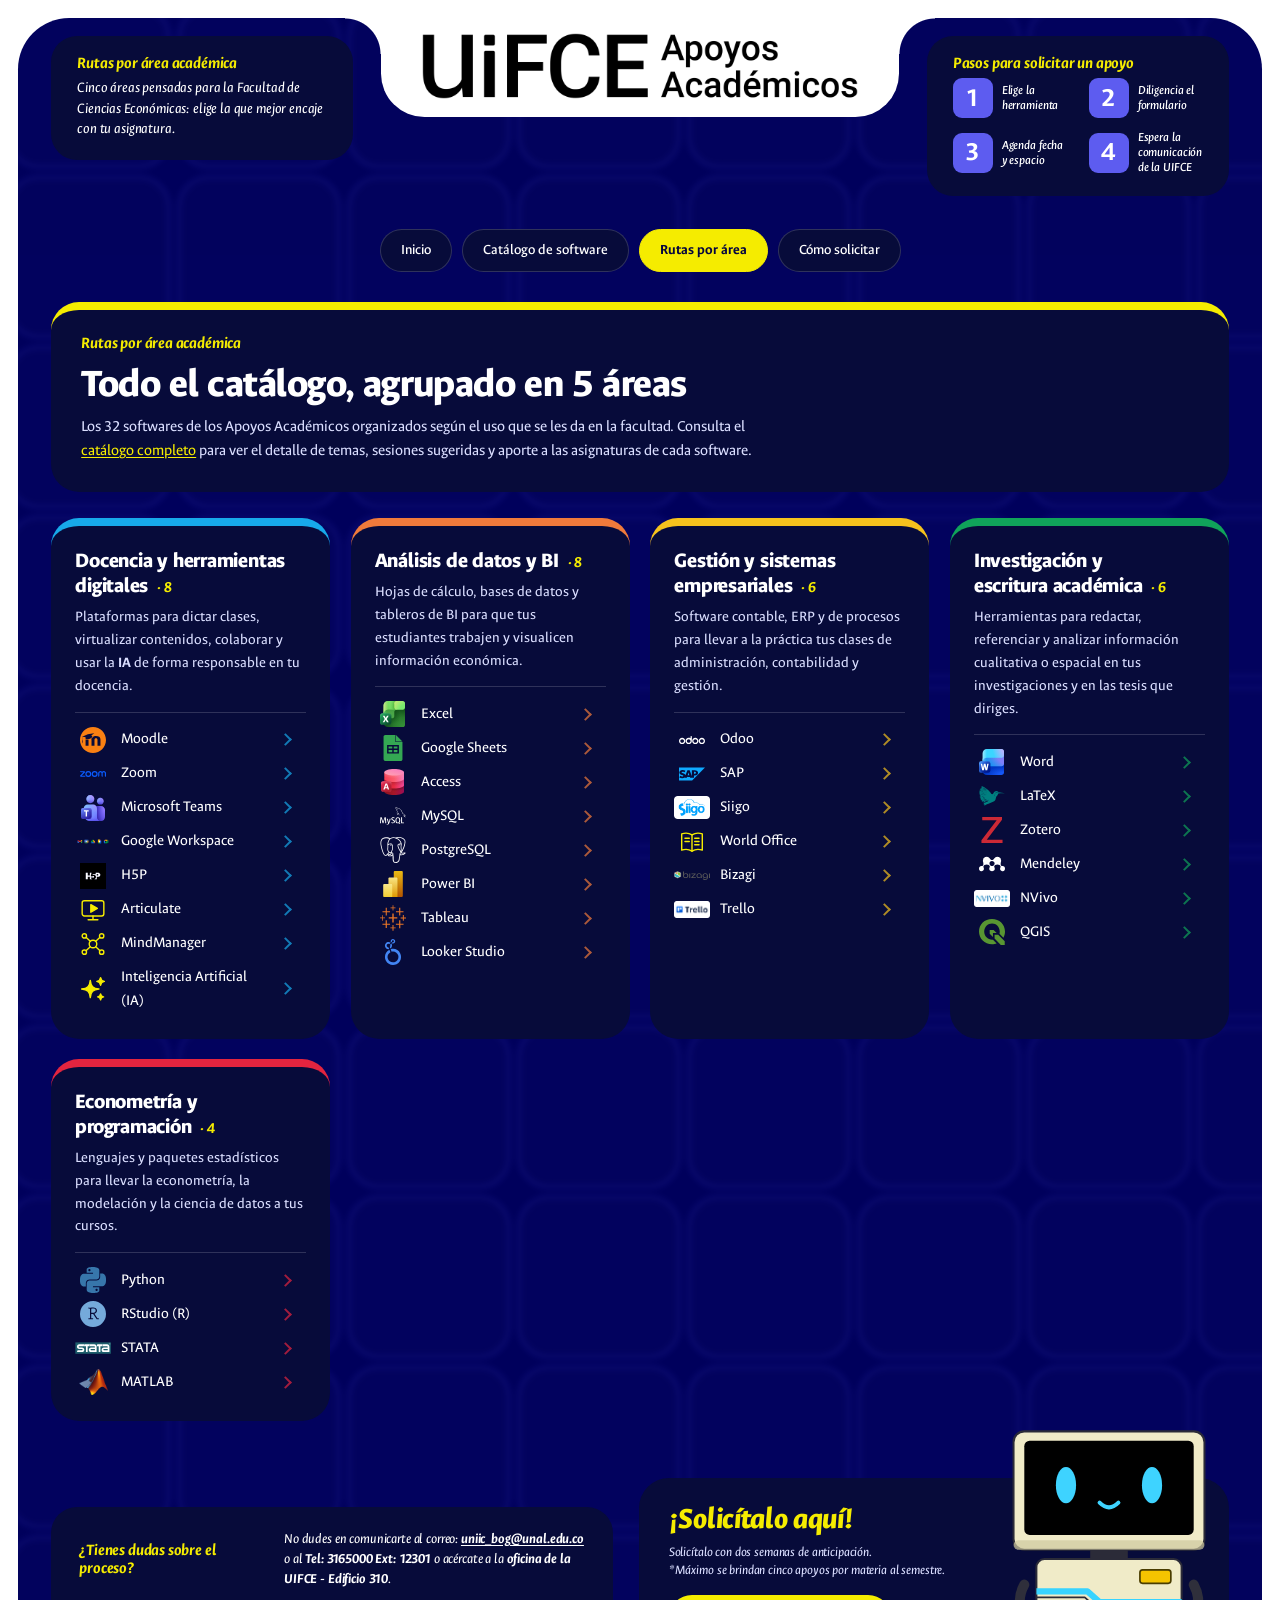
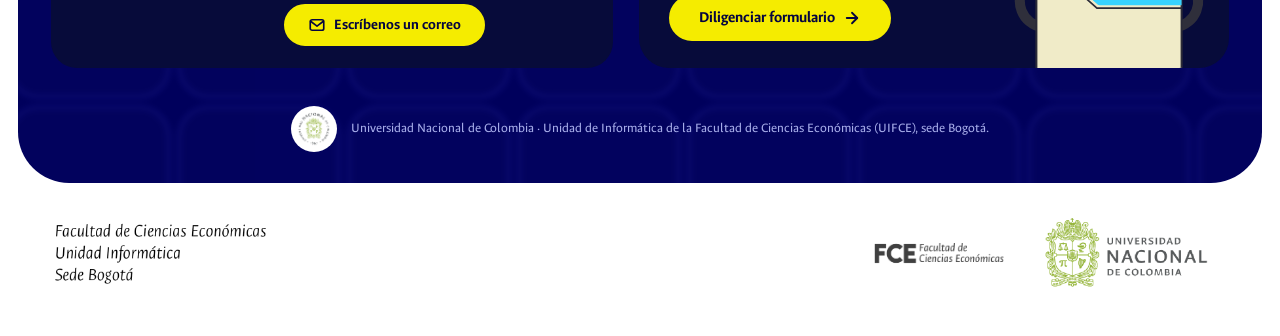
<file: rutas.html>
<!DOCTYPE html>
<html lang="es">
<head>
<meta charset="UTF-8">
<meta name="viewport" content="width=device-width, initial-scale=1.0">
<title>Rutas por área académica — Apoyos Académicos UIFCE</title>
<meta name="description" content="Catálogo completo de software para Apoyos Académicos, agrupado por área académica.">
<meta name="theme-color" content="#00005c">
<link rel="icon" href="favicon.svg" type="image/svg+xml">
<link rel="icon" href="apple-touch-icon.png" sizes="180x180" type="image/png">
<link rel="apple-touch-icon" href="apple-touch-icon.png">
<link rel="preconnect" href="https://fonts.googleapis.com">
<link rel="preconnect" href="https://fonts.gstatic.com" crossorigin>
<link href="https://fonts.googleapis.com/css2?family=Ancizar+Sans:ital,wght@0,100..900;1,100..900&family=Ancizar+Serif:ital,wght@1,300..900&display=swap" rel="stylesheet">
<link rel="stylesheet" href="styles.css">
</head>
<body>
<div class="poster">

  <header class="poster-top">
    <div class="top-card">
      <p class="kicker">Rutas por área académica</p>
      <p class="top-text">Cinco áreas pensadas para la Facultad de Ciencias Económicas: elige la que mejor encaje con tu asignatura.</p>
    </div>
    <a class="logo-tab" href="index.html" aria-label="UiFCE — Apoyos Académicos, ir al inicio">
      <img class="logo-img" src="assets/logo-apoyos-academicos.png" alt="UiFCE — Apoyos Académicos" width="2400" height="364">
    </a>
    <div class="top-card">
      <p class="kicker">Pasos para solicitar un apoyo</p>
      <ol class="mini-steps">
        <li><span class="step-chip">1</span><span>Elige la<br>herramienta</span></li>
        <li><span class="step-chip">2</span><span>Diligencia el<br>formulario</span></li>
        <li><span class="step-chip">3</span><span>Agenda fecha<br>y espacio</span></li>
        <li><span class="step-chip">4</span><span>Espera la comunicación<br>de la UIFCE</span></li>
      </ol>
    </div>
  </header>

  <nav class="pill-nav" aria-label="Secciones del sitio">
    <a href="index.html">Inicio</a>
    <a href="catalogo.html">Catálogo de software</a>
    <a href="rutas.html" aria-current="page">Rutas por área</a>
    <a href="solicitar.html">Cómo solicitar</a>
  </nav>

  <main>

    <section class="page-head">
      <p class="kicker">Rutas por área académica</p>
      <h1>Todo el catálogo, agrupado en 5 áreas</h1>
      <p>Los 32 softwares de los Apoyos Académicos organizados según el uso que se les da en la facultad. Consulta el <a href="catalogo.html">catálogo completo</a> para ver el detalle de temas, sesiones sugeridas y aporte a las asignaturas de cada software.</p>
    </section>

    <section class="track-grid" aria-label="Áreas académicas">

      <div class="track" data-area="Docencia y herramientas digitales">
        <h2 class="track-name">Docencia y herramientas digitales <span class="track-count">· 8</span></h2>
        <p class="track-desc">Plataformas para dictar clases, virtualizar contenidos, colaborar y usar la <strong>IA</strong> de forma responsable en tu docencia.</p>
        <ul class="with-logos">
          <li><button type="button" class="sw-link" data-sw="moodle" aria-haspopup="dialog"><img class="mini-logo" src="assets/logos/moodle.svg" alt="" loading="lazy">Moodle</button></li>
          <li><button type="button" class="sw-link" data-sw="zoom" aria-haspopup="dialog"><img class="mini-logo" src="assets/logos/zoom.svg" alt="" loading="lazy">Zoom</button></li>
          <li><button type="button" class="sw-link" data-sw="teams" aria-haspopup="dialog"><img class="mini-logo" src="assets/logos/teams.svg" alt="" loading="lazy">Microsoft Teams</button></li>
          <li><button type="button" class="sw-link" data-sw="gworkspace" aria-haspopup="dialog"><img class="mini-logo" src="assets/logos/gworkspace.svg" alt="" loading="lazy">Google Workspace</button></li>
          <li><button type="button" class="sw-link" data-sw="h5p" aria-haspopup="dialog"><img class="mini-logo" src="assets/logos/h5p.svg" alt="" loading="lazy">H5P</button></li>
          <li><button type="button" class="sw-link" data-sw="articulate" aria-haspopup="dialog"><img class="mini-logo" src="assets/logos/articulate.svg" alt="" loading="lazy">Articulate</button></li>
          <li><button type="button" class="sw-link" data-sw="mind-manager" aria-haspopup="dialog"><img class="mini-logo" src="assets/logos/mind-manager.svg" alt="" loading="lazy">MindManager</button></li>
          <li><button type="button" class="sw-link" data-sw="ia" aria-haspopup="dialog"><img class="mini-logo" src="assets/logos/ia.svg" alt="" loading="lazy">Inteligencia Artificial (IA)</button></li>
        </ul>
      </div>

      <div class="track" data-area="Análisis de datos y BI">
        <h2 class="track-name">Análisis de datos y BI <span class="track-count">· 8</span></h2>
        <p class="track-desc">Hojas de cálculo, bases de datos y tableros de BI para que tus estudiantes trabajen y visualicen información económica.</p>
        <ul class="with-logos">
          <li><button type="button" class="sw-link" data-sw="excel" aria-haspopup="dialog"><img class="mini-logo" src="assets/logos/excel.svg" alt="" loading="lazy">Excel</button></li>
          <li><button type="button" class="sw-link" data-sw="google-sheets" aria-haspopup="dialog"><img class="mini-logo" src="assets/logos/google-sheets.svg" alt="" loading="lazy">Google Sheets</button></li>
          <li><button type="button" class="sw-link" data-sw="access" aria-haspopup="dialog"><img class="mini-logo" src="assets/logos/access.svg" alt="" loading="lazy">Access</button></li>
          <li><button type="button" class="sw-link" data-sw="mysql" aria-haspopup="dialog"><img class="mini-logo" src="assets/logos/mysql.svg" alt="" loading="lazy">MySQL</button></li>
          <li><button type="button" class="sw-link" data-sw="postgresql" aria-haspopup="dialog"><img class="mini-logo" src="assets/logos/postgresql.svg" alt="" loading="lazy">PostgreSQL</button></li>
          <li><button type="button" class="sw-link" data-sw="powerbi" aria-haspopup="dialog"><img class="mini-logo" src="assets/logos/powerbi.svg" alt="" loading="lazy">Power BI</button></li>
          <li><button type="button" class="sw-link" data-sw="tableau" aria-haspopup="dialog"><img class="mini-logo" src="assets/logos/tableau.svg" alt="" loading="lazy">Tableau</button></li>
          <li><button type="button" class="sw-link" data-sw="looker" aria-haspopup="dialog"><img class="mini-logo" src="assets/logos/looker.svg" alt="" loading="lazy">Looker Studio</button></li>
        </ul>
      </div>

      <div class="track" data-area="Gestión y sistemas empresariales">
        <h2 class="track-name">Gestión y sistemas empresariales <span class="track-count">· 6</span></h2>
        <p class="track-desc">Software contable, ERP y de procesos para llevar a la práctica tus clases de administración, contabilidad y gestión.</p>
        <ul class="with-logos">
          <li><button type="button" class="sw-link" data-sw="odoo" aria-haspopup="dialog"><img class="mini-logo" src="assets/logos/odoo.svg" alt="" loading="lazy">Odoo</button></li>
          <li><button type="button" class="sw-link" data-sw="sap" aria-haspopup="dialog"><img class="mini-logo" src="assets/logos/sap.svg" alt="" loading="lazy">SAP</button></li>
          <li><button type="button" class="sw-link" data-sw="siigo" aria-haspopup="dialog"><img class="mini-logo" src="assets/logos/siigo.png" alt="" loading="lazy">Siigo</button></li>
          <li><button type="button" class="sw-link" data-sw="world-office" aria-haspopup="dialog"><img class="mini-logo" src="assets/logos/world-office.svg" alt="" loading="lazy">World Office</button></li>
          <li><button type="button" class="sw-link" data-sw="bizagi" aria-haspopup="dialog"><img class="mini-logo" src="assets/logos/bizagi.svg" alt="" loading="lazy">Bizagi</button></li>
          <li><button type="button" class="sw-link" data-sw="trello" aria-haspopup="dialog"><img class="mini-logo" src="assets/logos/trello.png" alt="" loading="lazy">Trello</button></li>
        </ul>
      </div>

      <div class="track" data-area="Investigación y escritura académica">
        <h2 class="track-name">Investigación y escritura académica <span class="track-count">· 6</span></h2>
        <p class="track-desc">Herramientas para redactar, referenciar y analizar información cualitativa o espacial en tus investigaciones y en las tesis que diriges.</p>
        <ul class="with-logos">
          <li><button type="button" class="sw-link" data-sw="word" aria-haspopup="dialog"><img class="mini-logo" src="assets/logos/word.svg" alt="" loading="lazy">Word</button></li>
          <li><button type="button" class="sw-link" data-sw="latex" aria-haspopup="dialog"><img class="mini-logo" src="assets/logos/latex.svg" alt="" loading="lazy">LaTeX</button></li>
          <li><button type="button" class="sw-link" data-sw="zotero" aria-haspopup="dialog"><img class="mini-logo" src="assets/logos/zotero.svg" alt="" loading="lazy">Zotero</button></li>
          <li><button type="button" class="sw-link" data-sw="mendeley" aria-haspopup="dialog"><img class="mini-logo" src="assets/logos/mendeley.svg" alt="" loading="lazy">Mendeley</button></li>
          <li><button type="button" class="sw-link" data-sw="nvivo" aria-haspopup="dialog"><img class="mini-logo" src="assets/logos/nvivo.png" alt="" loading="lazy">NVivo</button></li>
          <li><button type="button" class="sw-link" data-sw="qgis" aria-haspopup="dialog"><img class="mini-logo" src="assets/logos/qgis.svg" alt="" loading="lazy">QGIS</button></li>
        </ul>
      </div>

      <div class="track" data-area="Econometría y programación">
        <h2 class="track-name">Econometría y programación <span class="track-count">· 4</span></h2>
        <p class="track-desc">Lenguajes y paquetes estadísticos para llevar la econometría, la modelación y la ciencia de datos a tus cursos.</p>
        <ul class="with-logos">
          <li><button type="button" class="sw-link" data-sw="python" aria-haspopup="dialog"><img class="mini-logo" src="assets/logos/python.svg" alt="" loading="lazy">Python</button></li>
          <li><button type="button" class="sw-link" data-sw="rstudio" aria-haspopup="dialog"><img class="mini-logo" src="assets/logos/rstudio.svg" alt="" loading="lazy">RStudio (R)</button></li>
          <li><button type="button" class="sw-link" data-sw="stata" aria-haspopup="dialog"><img class="mini-logo" src="assets/logos/stata.svg" alt="" loading="lazy">STATA</button></li>
          <li><button type="button" class="sw-link" data-sw="matlab" aria-haspopup="dialog"><img class="mini-logo" src="assets/logos/matlab.png" alt="" loading="lazy">MATLAB</button></li>
        </ul>
      </div>

    </section>

  </main>

  <section class="poster-bottom" aria-label="Contacto y solicitud">
    <div class="help-card">
      <p class="kicker">¿Tienes dudas sobre el proceso?</p>
      <p class="help-text">No dudes en comunicarte al correo: <strong><a href="mailto:uniic_bog@unal.edu.co?subject=Apoyos%20Acad%C3%A9micos%20(AA)%20-%20Consulta">uniic_bog@unal.edu.co</a></strong> o al <strong>Tel: 3165000 Ext: 12301</strong> o acércate a la <strong>oficina de la UIFCE - Edificio 310</strong>.</p>
      <a class="btn help-mail" href="mailto:uniic_bog@unal.edu.co?subject=Apoyos%20Acad%C3%A9micos%20(AA)%20-%20Consulta"><svg viewBox="0 0 24 24" fill="none" stroke="currentColor" stroke-width="2.2" stroke-linecap="round" stroke-linejoin="round" aria-hidden="true"><rect x="3" y="5" width="18" height="14" rx="2.5"></rect><path d="m3.5 7 8.5 6.5L20.5 7"></path></svg>Escríbenos un correo</a>
    </div>
    <div class="cta-card">
      <div class="cta-copy">
        <p class="cta-title">¡Solicítalo aquí!</p>
        <p class="cta-text">Solicítalo con dos semanas de anticipación.<br>*Máximo se brindan cinco apoyos por materia al semestre.</p>
        <a class="btn cta-btn" href="https://forms.gle/RLfbg7KAtprvs5PY9" target="_blank" rel="noopener">Diligenciar formulario <svg viewBox="0 0 24 24" fill="none" stroke="currentColor" stroke-width="2.4" stroke-linecap="round" stroke-linejoin="round" aria-hidden="true"><line x1="5" y1="12" x2="19" y2="12"></line><polyline points="12 5 19 12 12 19"></polyline></svg></a>
      </div>
      <div class="cta-robot" aria-hidden="true"><img src="assets/uifcito-cartelera.svg" alt=""></div>
    </div>
  </section>

  <footer class="panel-foot">
    <img src="assets/escudo-unal.png" alt="Escudo de la Universidad Nacional de Colombia">
    <p>Universidad Nacional de Colombia · Unidad de Informática de la Facultad de Ciencias Económicas (UIFCE), sede Bogotá.</p>
  </footer>

</div>

<img class="banner-institucional" src="assets/banner-institucional.svg" alt="UIFCE — Unidad de Informática, Facultad de Ciencias Económicas, Universidad Nacional de Colombia, sede Bogotá">

<script src="software.js"></script>
</body>
</html>
</file>
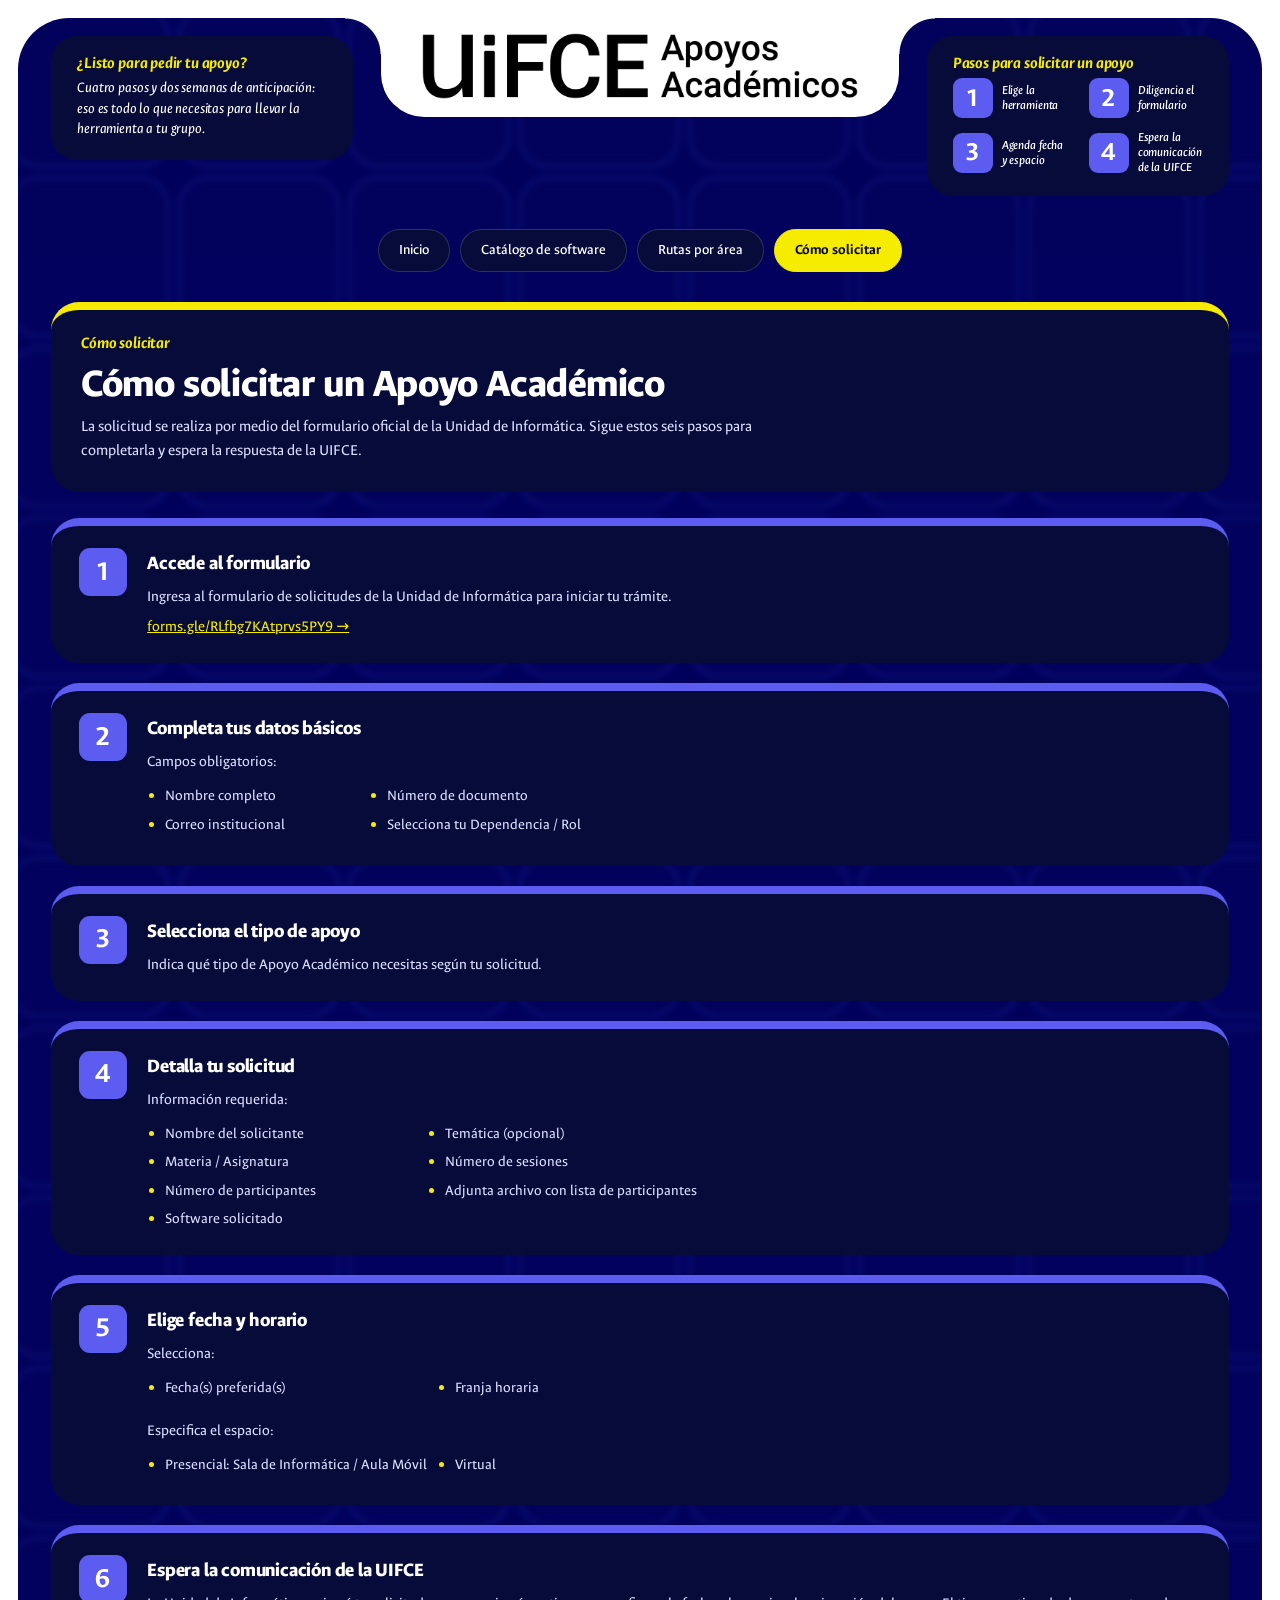
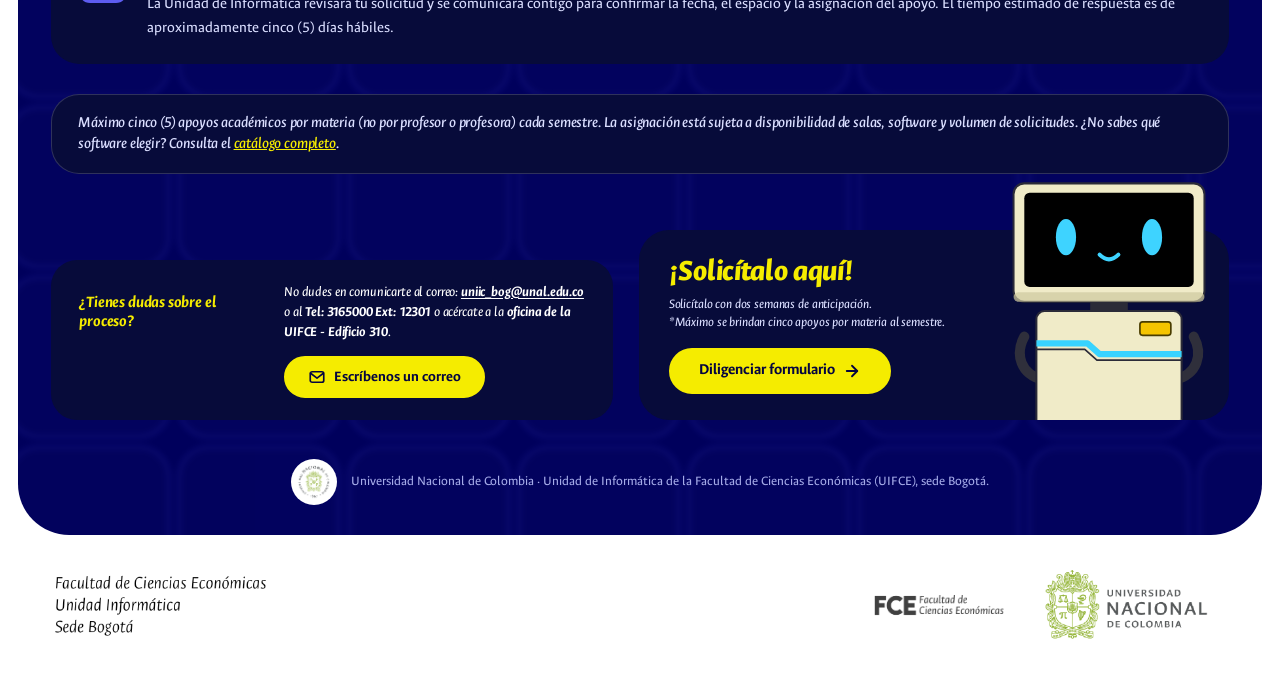
<file: solicitar.html>
<!DOCTYPE html>
<html lang="es">
<head>
<meta charset="UTF-8">
<meta name="viewport" content="width=device-width, initial-scale=1.0">
<title>Cómo solicitar — Apoyos Académicos UIFCE</title>
<meta name="description" content="Guía paso a paso para solicitar un Apoyo Académico ante la Unidad de Informática de la Facultad de Ciencias Económicas.">
<meta name="theme-color" content="#00005c">
<link rel="icon" href="favicon.svg" type="image/svg+xml">
<link rel="icon" href="apple-touch-icon.png" sizes="180x180" type="image/png">
<link rel="apple-touch-icon" href="apple-touch-icon.png">
<link rel="preconnect" href="https://fonts.googleapis.com">
<link rel="preconnect" href="https://fonts.gstatic.com" crossorigin>
<link href="https://fonts.googleapis.com/css2?family=Ancizar+Sans:ital,wght@0,100..900;1,100..900&family=Ancizar+Serif:ital,wght@1,300..900&display=swap" rel="stylesheet">
<link rel="stylesheet" href="styles.css">
</head>
<body>
<div class="poster">

  <header class="poster-top">
    <div class="top-card">
      <p class="kicker">¿Listo para pedir tu apoyo?</p>
      <p class="top-text">Cuatro pasos y dos semanas de anticipación: eso es todo lo que necesitas para llevar la herramienta a tu grupo.</p>
    </div>
    <a class="logo-tab" href="index.html" aria-label="UiFCE — Apoyos Académicos, ir al inicio">
      <img class="logo-img" src="assets/logo-apoyos-academicos.png" alt="UiFCE — Apoyos Académicos" width="2400" height="364">
    </a>
    <div class="top-card">
      <p class="kicker">Pasos para solicitar un apoyo</p>
      <ol class="mini-steps">
        <li><span class="step-chip">1</span><span>Elige la<br>herramienta</span></li>
        <li><span class="step-chip">2</span><span>Diligencia el<br>formulario</span></li>
        <li><span class="step-chip">3</span><span>Agenda fecha<br>y espacio</span></li>
        <li><span class="step-chip">4</span><span>Espera la comunicación<br>de la UIFCE</span></li>
      </ol>
    </div>
  </header>

  <nav class="pill-nav" aria-label="Secciones del sitio">
    <a href="index.html">Inicio</a>
    <a href="catalogo.html">Catálogo de software</a>
    <a href="rutas.html">Rutas por área</a>
    <a href="solicitar.html" aria-current="page">Cómo solicitar</a>
  </nav>

  <main>

    <section class="page-head">
      <p class="kicker">Cómo solicitar</p>
      <h1>Cómo solicitar un Apoyo Académico</h1>
      <p>La solicitud se realiza por medio del formulario oficial de la Unidad de Informática. Sigue estos seis pasos para completarla y espera la respuesta de la UIFCE.</p>
    </section>

    <section class="steps" aria-label="Pasos para solicitar un Apoyo Académico">

    <div class="step">
      <span class="step-num">1</span>
      <div class="step-body">
        <h3>Accede al formulario</h3>
        <p>Ingresa al formulario de solicitudes de la Unidad de Informática para iniciar tu trámite.</p>
        <p><a href="https://forms.gle/RLfbg7KAtprvs5PY9" target="_blank" rel="noopener">forms.gle/RLfbg7KAtprvs5PY9 →</a></p>
      </div>
    </div>

    <div class="step">
      <span class="step-num">2</span>
      <div class="step-body">
        <h3>Completa tus datos básicos</h3>
        <p>Campos obligatorios:</p>
        <ul class="two-col">
          <li>Nombre completo</li>
          <li>Correo institucional</li>
          <li>Número de documento</li>
          <li>Selecciona tu Dependencia / Rol</li>
        </ul>
      </div>
    </div>

    <div class="step">
      <span class="step-num">3</span>
      <div class="step-body">
        <h3>Selecciona el tipo de apoyo</h3>
        <p>Indica qué tipo de Apoyo Académico necesitas según tu solicitud.</p>
      </div>
    </div>

    <div class="step">
      <span class="step-num">4</span>
      <div class="step-body">
        <h3>Detalla tu solicitud</h3>
        <p>Información requerida:</p>
        <ul class="two-col">
          <li>Nombre del solicitante</li>
          <li>Materia / Asignatura</li>
          <li>Número de participantes</li>
          <li>Software solicitado</li>
          <li>Temática (opcional)</li>
          <li>Número de sesiones</li>
          <li>Adjunta archivo con lista de participantes</li>
        </ul>
      </div>
    </div>

    <div class="step">
      <span class="step-num">5</span>
      <div class="step-body">
        <h3>Elige fecha y horario</h3>
        <p>Selecciona:</p>
        <ul class="two-col">
          <li>Fecha(s) preferida(s)</li>
          <li>Franja horaria</li>
        </ul>
        <p style="margin-top:14px">Especifica el espacio:</p>
        <ul class="two-col">
          <li>Presencial: Sala de Informática / Aula Móvil</li>
          <li>Virtual</li>
        </ul>
      </div>
    </div>

    <div class="step">
      <span class="step-num">6</span>
      <div class="step-body">
        <h3>Espera la comunicación de la UIFCE</h3>
        <p>La Unidad de Informática revisará tu solicitud y se comunicará contigo para confirmar la fecha, el espacio y la asignación del apoyo. El tiempo estimado de respuesta es de aproximadamente cinco (5) días hábiles.</p>
      </div>
    </div>

  </section>

    <p class="note">Máximo cinco (5) apoyos académicos por materia (no por profesor o profesora) cada semestre. La asignación está sujeta a disponibilidad de salas, software y volumen de solicitudes. ¿No sabes qué software elegir? Consulta el <a href="catalogo.html">catálogo completo</a>.</p>

  </main>

  <section class="poster-bottom" aria-label="Contacto y solicitud">
    <div class="help-card">
      <p class="kicker">¿Tienes dudas sobre el proceso?</p>
      <p class="help-text">No dudes en comunicarte al correo: <strong><a href="mailto:uniic_bog@unal.edu.co?subject=Apoyos%20Acad%C3%A9micos%20(AA)%20-%20Consulta">uniic_bog@unal.edu.co</a></strong> o al <strong>Tel: 3165000 Ext: 12301</strong> o acércate a la <strong>oficina de la UIFCE - Edificio 310</strong>.</p>
      <a class="btn help-mail" href="mailto:uniic_bog@unal.edu.co?subject=Apoyos%20Acad%C3%A9micos%20(AA)%20-%20Consulta"><svg viewBox="0 0 24 24" fill="none" stroke="currentColor" stroke-width="2.2" stroke-linecap="round" stroke-linejoin="round" aria-hidden="true"><rect x="3" y="5" width="18" height="14" rx="2.5"></rect><path d="m3.5 7 8.5 6.5L20.5 7"></path></svg>Escríbenos un correo</a>
    </div>
    <div class="cta-card">
      <div class="cta-copy">
        <p class="cta-title">¡Solicítalo aquí!</p>
        <p class="cta-text">Solicítalo con dos semanas de anticipación.<br>*Máximo se brindan cinco apoyos por materia al semestre.</p>
        <a class="btn cta-btn" href="https://forms.gle/RLfbg7KAtprvs5PY9" target="_blank" rel="noopener">Diligenciar formulario <svg viewBox="0 0 24 24" fill="none" stroke="currentColor" stroke-width="2.4" stroke-linecap="round" stroke-linejoin="round" aria-hidden="true"><line x1="5" y1="12" x2="19" y2="12"></line><polyline points="12 5 19 12 12 19"></polyline></svg></a>
      </div>
      <div class="cta-robot" aria-hidden="true"><img src="assets/uifcito-cartelera.svg" alt=""></div>
    </div>
  </section>

  <footer class="panel-foot">
    <img src="assets/escudo-unal.png" alt="Escudo de la Universidad Nacional de Colombia">
    <p>Universidad Nacional de Colombia · Unidad de Informática de la Facultad de Ciencias Económicas (UIFCE), sede Bogotá.</p>
  </footer>

</div>

<img class="banner-institucional" src="assets/banner-institucional.svg" alt="UIFCE — Unidad de Informática, Facultad de Ciencias Económicas, Universidad Nacional de Colombia, sede Bogotá">

</body>
</html>
</file>
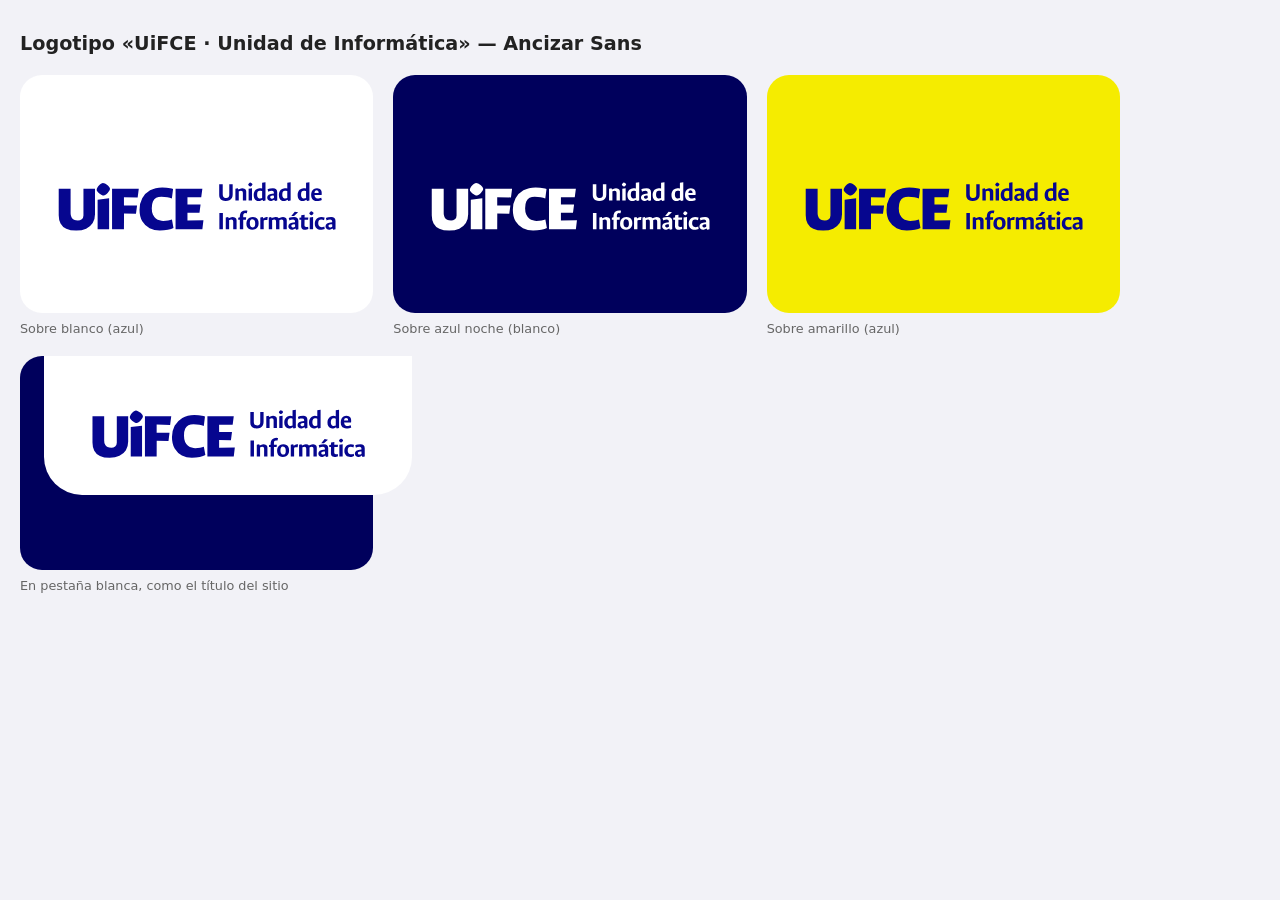
<file: identidad/vista-previa.html>
<!DOCTYPE html>
<html lang="es">
<head>
<meta charset="UTF-8">
<meta name="viewport" content="width=device-width, initial-scale=1.0">
<title>Logotipo Unidad de Informática — vista previa</title>
<meta name="robots" content="noindex">
<style>
  body { margin: 0; padding: 32px 20px 60px; background: #f2f2f7; font-family: system-ui, sans-serif; color: #222; }
  h1 { font-size: 1.2rem; margin: 0 0 20px; }
  .grid { display: grid; gap: 20px; grid-template-columns: repeat(auto-fit, minmax(320px, 1fr)); max-width: 1100px; }
  .caja { display: grid; place-items: center; min-height: 190px; padding: 24px; border-radius: 22px; }
  .caja img { width: min(100%, 420px); height: auto; }
  .blanca { background: #fff; }
  .azul { background: #00005c; }
  .amarilla { background: #f5ec00; }
  .pestana { background: #00005c; padding-top: 0; align-items: start; }
  .pestana div { background: #fff; padding: 14px 34px 18px; border-radius: 0 0 38px 38px; }
  .pestana img { width: 300px; }
  small { display: block; margin-top: 8px; color: #666; font-size: 0.8rem; }
</style>
</head>
<body>
<h1>Logotipo «UiFCE · Unidad de Informática» — Ancizar Sans</h1>
<div class="grid">
  <div><div class="caja blanca"><img src="logotipo-unidad-informatica.svg" alt="Logotipo sobre blanco"></div><small>Sobre blanco (azul)</small></div>
  <div><div class="caja azul"><img src="logotipo-unidad-informatica-blanco.svg" alt="Logotipo blanco sobre azul"></div><small>Sobre azul noche (blanco)</small></div>
  <div><div class="caja amarilla"><img src="logotipo-unidad-informatica.svg" alt="Logotipo sobre amarillo"></div><small>Sobre amarillo (azul)</small></div>
  <div><div class="caja pestana"><div><img src="logotipo-unidad-informatica.svg" alt="Logotipo en pestaña blanca"></div></div><small>En pestaña blanca, como el título del sitio</small></div>
</div>
</body>
</html>
</file>
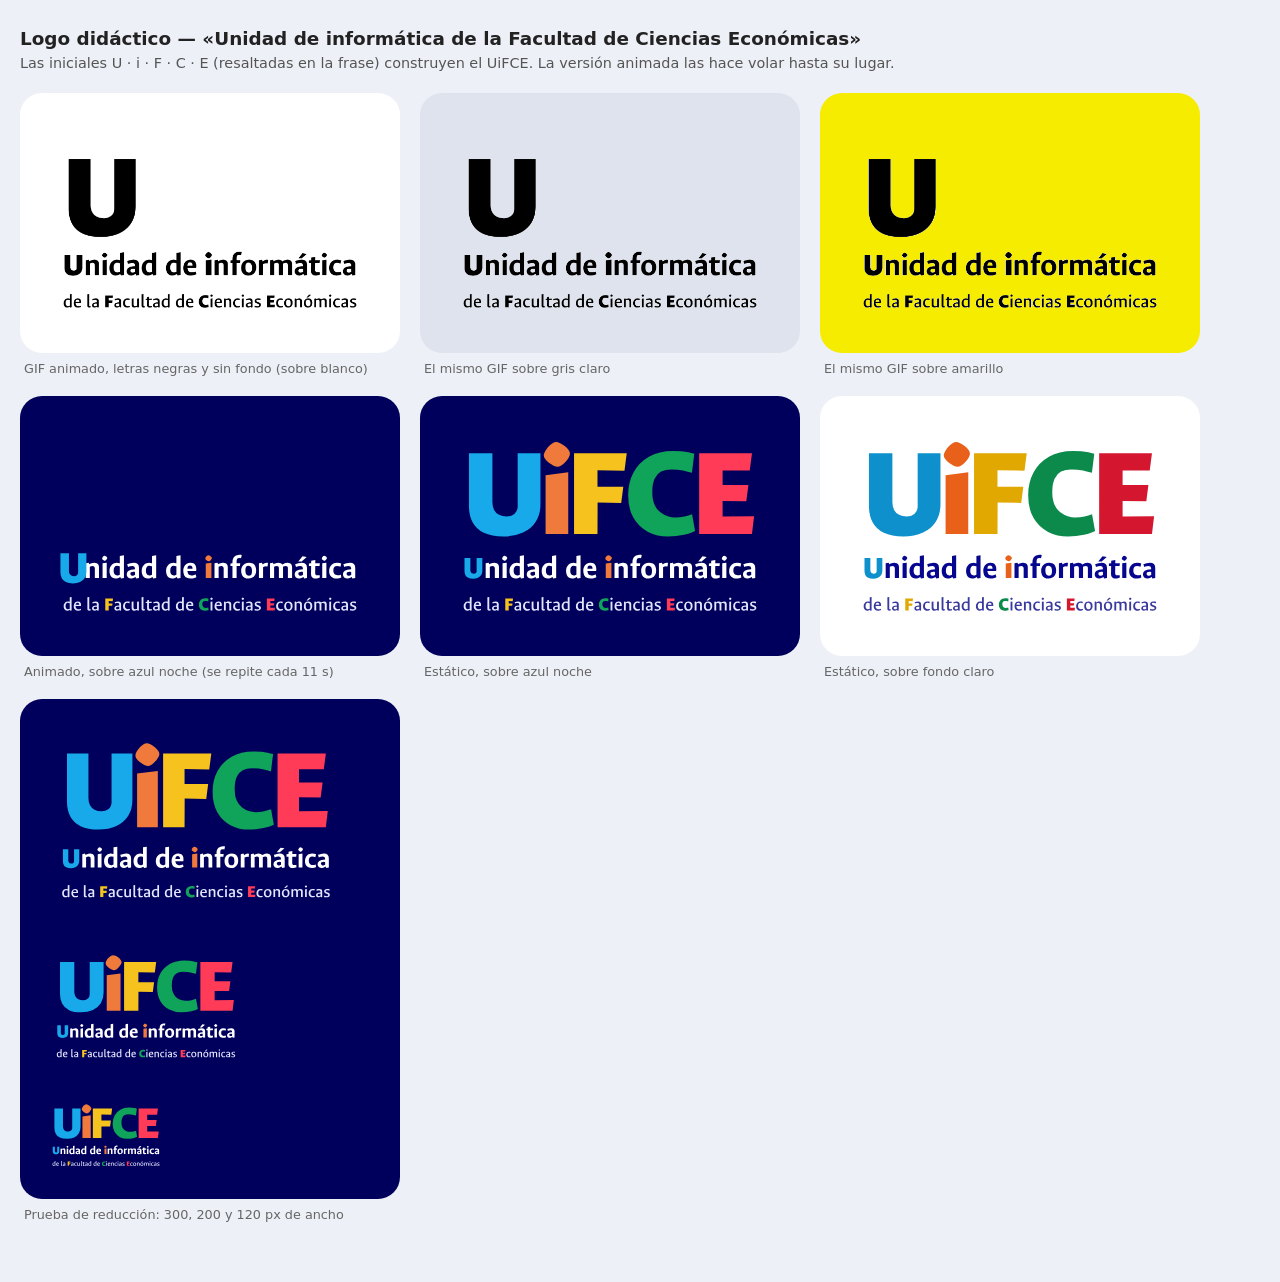
<file: identidad/didactico/vista-previa.html>
<!DOCTYPE html>
<html lang="es">
<head>
<meta charset="UTF-8">
<meta name="viewport" content="width=device-width, initial-scale=1.0">
<title>Logo didáctico UiFCE — vista previa</title>
<meta name="robots" content="noindex">
<style>
  body { margin: 0; padding: 28px 20px 60px; background: #eef0f7; font-family: system-ui, sans-serif; color: #222; }
  h1 { font-size: 1.15rem; margin: 0 0 6px; }
  p.n { margin: 0 0 22px; color: #555; font-size: 0.9rem; }
  .grid { display: grid; gap: 20px; grid-template-columns: repeat(auto-fit, minmax(360px, 1fr)); max-width: 1180px; }
  .caja { display: grid; place-items: center; padding: 26px; border-radius: 22px; }
  .caja img { width: min(100%, 520px); height: auto; display: block; }
  .azul { background: #00005c; }
  .blanca { background: #fff; }
  .gris { background: #dfe3ee; }
  .amarilla { background: #f5ec00; }
  .pequenos { display: flex; gap: 28px; align-items: flex-end; flex-wrap: wrap; }
  .pequenos img { height: auto; }
  small { display: block; margin: 8px 4px 0; color: #666; font-size: 0.8rem; }
</style>
</head>
<body>
<h1>Logo didáctico — «Unidad de informática de la Facultad de Ciencias Económicas»</h1>
<p class="n">Las iniciales U · i · F · C · E (resaltadas en la frase) construyen el UiFCE. La versión animada las hace volar hasta su lugar.</p>
<div class="grid">
  <div><div class="caja blanca"><img src="logo-didactico-negro.gif" alt="Logo didáctico animado, letras negras, sin fondo"></div><small>GIF animado, letras negras y sin fondo (sobre blanco)</small></div>
  <div><div class="caja gris"><img src="logo-didactico-negro.gif" alt=""></div><small>El mismo GIF sobre gris claro</small></div>
  <div><div class="caja amarilla"><img src="logo-didactico-negro.gif" alt=""></div><small>El mismo GIF sobre amarillo</small></div>
  <div><div class="caja azul"><img src="logo-didactico-animado-fondo-azul.svg" alt="Logo didáctico animado sobre azul"></div><small>Animado, sobre azul noche (se repite cada 11 s)</small></div>
  <div><div class="caja azul"><img src="logo-didactico-fondo-azul.svg" alt="Logo didáctico sobre azul"></div><small>Estático, sobre azul noche</small></div>
  <div><div class="caja blanca"><img src="logo-didactico-fondo-claro.svg" alt="Logo didáctico sobre blanco"></div><small>Estático, sobre fondo claro</small></div>
  <div><div class="caja azul pequenos">
    <img src="logo-didactico-fondo-azul.svg" style="width:300px" alt="">
    <img src="logo-didactico-fondo-azul.svg" style="width:200px" alt="">
    <img src="logo-didactico-fondo-azul.svg" style="width:120px" alt="">
  </div><small>Prueba de reducción: 300, 200 y 120 px de ancho</small></div>
</div>
</body>
</html>
</file>
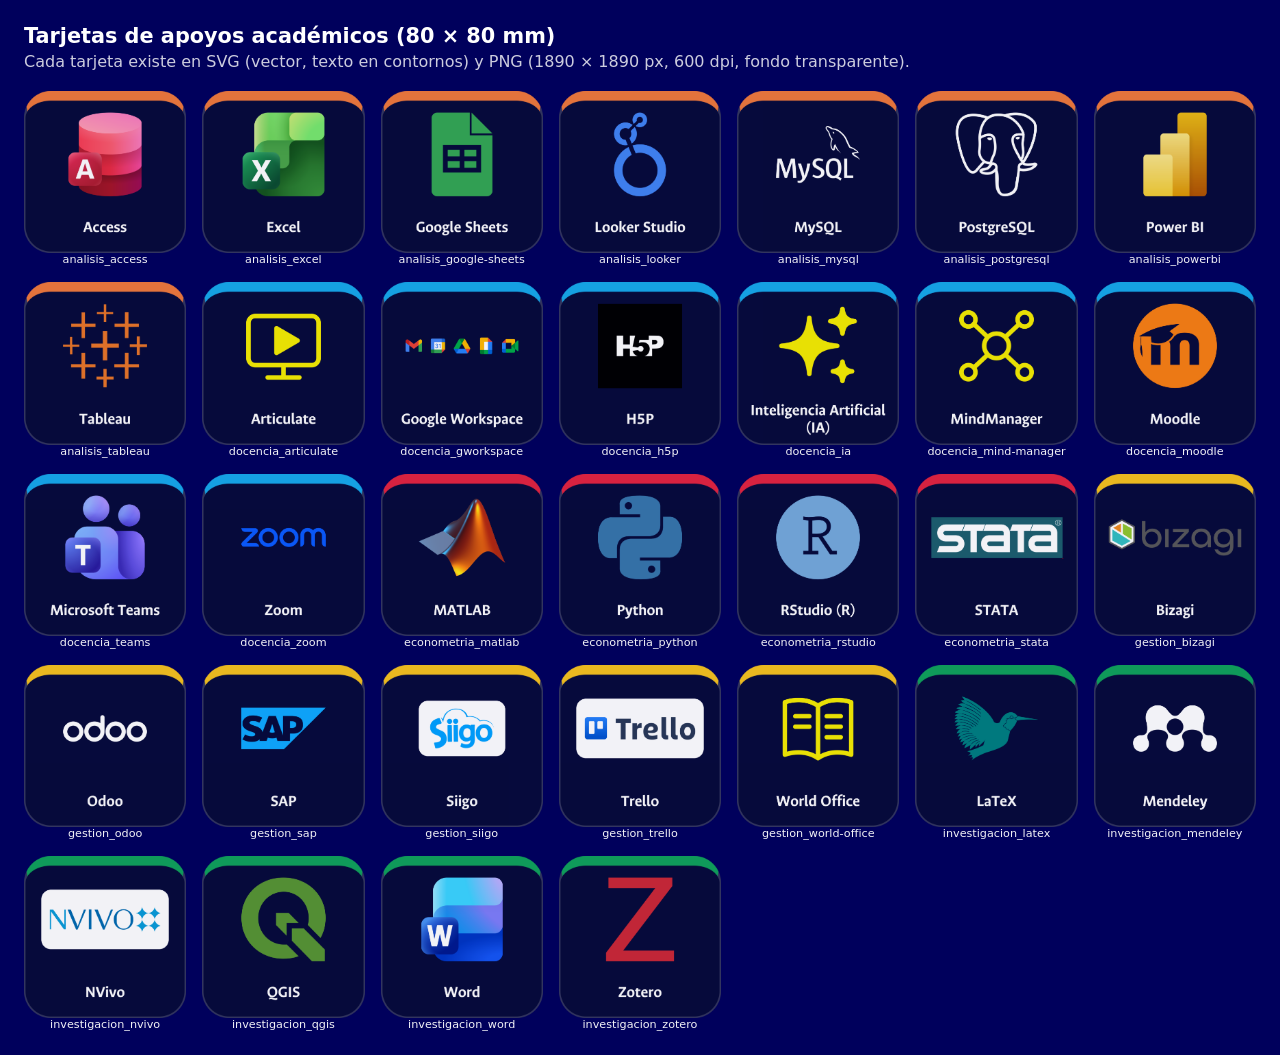
<file: identidad/tarjetas-apoyos/vista-previa.html>
<!doctype html><html lang="es"><head><meta charset="utf-8"><meta name="viewport" content="width=device-width,initial-scale=1"><title>Tarjetas de apoyos académicos — vista previa</title><style>body{margin:0;padding:24px;background:#00005c;color:#fff;font-family:system-ui,sans-serif}h1{font-size:1.3rem;margin:0 0 4px}p{margin:0 0 20px;opacity:.8}.g{display:grid;grid-template-columns:repeat(auto-fill,minmax(150px,1fr));gap:16px}figure{margin:0;text-align:center;font-size:.7rem;opacity:.95}img{width:100%;display:block}</style></head><body><h1>Tarjetas de apoyos académicos (80 × 80 mm)</h1><p>Cada tarjeta existe en SVG (vector, texto en contornos) y PNG (1890 × 1890 px, 600 dpi, fondo transparente).</p><div class="g"><figure><img src="png/analisis_access.png" alt="analisis_access"><figcaption>analisis_access</figcaption></figure><figure><img src="png/analisis_excel.png" alt="analisis_excel"><figcaption>analisis_excel</figcaption></figure><figure><img src="png/analisis_google-sheets.png" alt="analisis_google-sheets"><figcaption>analisis_google-sheets</figcaption></figure><figure><img src="png/analisis_looker.png" alt="analisis_looker"><figcaption>analisis_looker</figcaption></figure><figure><img src="png/analisis_mysql.png" alt="analisis_mysql"><figcaption>analisis_mysql</figcaption></figure><figure><img src="png/analisis_postgresql.png" alt="analisis_postgresql"><figcaption>analisis_postgresql</figcaption></figure><figure><img src="png/analisis_powerbi.png" alt="analisis_powerbi"><figcaption>analisis_powerbi</figcaption></figure><figure><img src="png/analisis_tableau.png" alt="analisis_tableau"><figcaption>analisis_tableau</figcaption></figure><figure><img src="png/docencia_articulate.png" alt="docencia_articulate"><figcaption>docencia_articulate</figcaption></figure><figure><img src="png/docencia_gworkspace.png" alt="docencia_gworkspace"><figcaption>docencia_gworkspace</figcaption></figure><figure><img src="png/docencia_h5p.png" alt="docencia_h5p"><figcaption>docencia_h5p</figcaption></figure><figure><img src="png/docencia_ia.png" alt="docencia_ia"><figcaption>docencia_ia</figcaption></figure><figure><img src="png/docencia_mind-manager.png" alt="docencia_mind-manager"><figcaption>docencia_mind-manager</figcaption></figure><figure><img src="png/docencia_moodle.png" alt="docencia_moodle"><figcaption>docencia_moodle</figcaption></figure><figure><img src="png/docencia_teams.png" alt="docencia_teams"><figcaption>docencia_teams</figcaption></figure><figure><img src="png/docencia_zoom.png" alt="docencia_zoom"><figcaption>docencia_zoom</figcaption></figure><figure><img src="png/econometria_matlab.png" alt="econometria_matlab"><figcaption>econometria_matlab</figcaption></figure><figure><img src="png/econometria_python.png" alt="econometria_python"><figcaption>econometria_python</figcaption></figure><figure><img src="png/econometria_rstudio.png" alt="econometria_rstudio"><figcaption>econometria_rstudio</figcaption></figure><figure><img src="png/econometria_stata.png" alt="econometria_stata"><figcaption>econometria_stata</figcaption></figure><figure><img src="png/gestion_bizagi.png" alt="gestion_bizagi"><figcaption>gestion_bizagi</figcaption></figure><figure><img src="png/gestion_odoo.png" alt="gestion_odoo"><figcaption>gestion_odoo</figcaption></figure><figure><img src="png/gestion_sap.png" alt="gestion_sap"><figcaption>gestion_sap</figcaption></figure><figure><img src="png/gestion_siigo.png" alt="gestion_siigo"><figcaption>gestion_siigo</figcaption></figure><figure><img src="png/gestion_trello.png" alt="gestion_trello"><figcaption>gestion_trello</figcaption></figure><figure><img src="png/gestion_world-office.png" alt="gestion_world-office"><figcaption>gestion_world-office</figcaption></figure><figure><img src="png/investigacion_latex.png" alt="investigacion_latex"><figcaption>investigacion_latex</figcaption></figure><figure><img src="png/investigacion_mendeley.png" alt="investigacion_mendeley"><figcaption>investigacion_mendeley</figcaption></figure><figure><img src="png/investigacion_nvivo.png" alt="investigacion_nvivo"><figcaption>investigacion_nvivo</figcaption></figure><figure><img src="png/investigacion_qgis.png" alt="investigacion_qgis"><figcaption>investigacion_qgis</figcaption></figure><figure><img src="png/investigacion_word.png" alt="investigacion_word"><figcaption>investigacion_word</figcaption></figure><figure><img src="png/investigacion_zotero.png" alt="investigacion_zotero"><figcaption>investigacion_zotero</figcaption></figure></div></body></html>
</file>
<file: styles.css>
/* ============================================================
   UIFCE · Apoyos Académicos — línea gráfica de la cartelera
   Panel índigo con retícula de cuadros redondeados, tarjetas
   azul noche con borde superior de color por área, pestaña blanca
   con el logo UiFCE, textos amarillos en cursiva condensada y
   pasos numerados en cuadros violeta. Mascota Uifcito al pie.
   Tipografía: Ancizar Sans (texto, títulos, logo) y Ancizar Serif
   itálica (textos amarillos y de apoyo).
   ============================================================ */

:root {
  /* Paleta de la cartelera */
  --poster-bg: #00005c;
  --card: #070b3a;
  --card-hover: #0b1150;
  --line: rgba(255, 255, 255, 0.16);
  --yellow: #f5ec00;
  --step: #5d5cf0;
  --logo: #06068f;
  --text: #ffffff;
  --text-soft: #dadeff;
  --text-muted: #a5abe8;

  /* Un color por área académica (borde superior de cada tarjeta) */
  --c-docencia: #17a9ea;
  --c-analisis: #f07a3b;
  --c-gestion: #f6c21d;
  --c-investigacion: #10a35a;
  --c-econometria: #e3243f;

  --radius-card: 28px;
  --radius-md: 18px;
  --radius-full: 999px;

  --ease-out-strong: cubic-bezier(0.23, 1, 0.32, 1);
  --font-brand: "Ancizar Sans", "Inter", system-ui, -apple-system, "Segoe UI", sans-serif;
  --font-accent: "Ancizar Sans", "Inter", system-ui, sans-serif;
  --gutter: clamp(8px, 1.4vw, 20px);
}

* { box-sizing: border-box; }

[hidden] { display: none !important; }

html, body {
  margin: 0;
  min-height: 100%;
  background: #fff;
  color: var(--text);
  font-family: var(--font-brand);
  font-size: 16px;
  line-height: 1.55;
  text-rendering: optimizeLegibility;
}

h1, h2, h3 {
  margin: 0;
  font-family: var(--font-brand);
  font-weight: 700;
  letter-spacing: 0;
  text-wrap: balance;
  color: var(--text);
}

p { margin: 0; }

a { color: var(--yellow); }

:focus-visible {
  outline: 3px solid var(--yellow);
  outline-offset: 3px;
}

@media (prefers-reduced-motion: reduce) {
  *, *::before, *::after {
    animation-duration: 0.01ms !important;
    transition-duration: 0.01ms !important;
    scroll-behavior: auto !important;
  }
}

/* ============================================================
   Panel (la "cartelera") con retícula de cuadros redondeados
   ============================================================ */

.poster {
  position: relative;
  width: min(1640px, 100% - 2 * var(--gutter));
  margin: var(--gutter) auto 0;
  padding: 0 clamp(16px, 2.6vw, 44px) clamp(20px, 2.4vw, 32px);
  border-radius: clamp(28px, 4vw, 60px);
  overflow: hidden;
  color: var(--text);
  background-color: var(--poster-bg);
}

/* Retícula de fondo: capa propia, desenfocada y atenuada para reducir carga visual */
.poster::before {
  content: "";
  position: absolute;
  inset: -12px;
  z-index: 0;
  background-image: url("data:image/svg+xml,%3Csvg xmlns='http://www.w3.org/2000/svg' width='170' height='170'%3E%3Crect x='5' y='5' width='160' height='160' rx='30' fill='%23ffffff' fill-opacity='.02' stroke='%232d2db4' stroke-opacity='.8' stroke-width='2'/%3E%3C/svg%3E");
  background-position: -2px -4px;
  filter: blur(3px);
  opacity: 0.55;
  pointer-events: none;
}

.poster > * {
  position: relative;
  z-index: 1;
}

/* ============================================================
   Franja superior: tarjeta · pestaña con logo · tarjeta
   ============================================================ */

.poster-top {
  display: grid;
  grid-template-columns: minmax(0, 1fr) auto minmax(0, 1fr);
  gap: clamp(16px, 2.2vw, 36px);
  align-items: start;
}

.top-card {
  margin-top: clamp(14px, 1.4vw, 22px);
  padding: 18px 26px 20px;
  background: var(--card);
  border-radius: 26px;
}

.kicker {
  margin: 0 0 6px;
  font-family: var(--font-accent);
  font-style: italic;
  font-weight: 600;
  font-size: clamp(1.25rem, 1.6vw, 1.55rem);
  line-height: 1.1;
  color: var(--yellow);
}

.top-text {
  font-family: var(--font-accent);
  font-style: italic;
  font-weight: 400;
  font-size: clamp(1.1rem, 1.35vw, 1.35rem);
  line-height: 1.25;
  color: var(--text);
}

.top-text strong {
  font-weight: 700;
  color: var(--yellow);
}

/* Pestaña blanca que cuelga del borde superior, con "orejas" cóncavas */
.logo-tab {
  position: relative;
  display: grid;
  padding: clamp(10px, 1.2vw, 18px) clamp(22px, 3.2vw, 52px) clamp(14px, 1.4vw, 20px);
  background: #fff;
  border-radius: 0 0 clamp(32px, 3.4vw, 52px) clamp(32px, 3.4vw, 52px);
  color: var(--logo);
  text-decoration: none;
}

/* Logo del proyecto: marca UiFCE original con "Apoyos Académicos" al lado */
.logo-img {
  display: block;
  width: clamp(250px, 34vw, 540px);
  height: auto;
}

.logo-tab::before,
.logo-tab::after {
  content: "";
  position: absolute;
  top: 0;
  width: 36px;
  height: 36px;
  pointer-events: none;
}

.logo-tab::before {
  right: 100%;
  background: radial-gradient(circle at 0 100%, transparent 35px, #fff 36px);
}

.logo-tab::after {
  left: 100%;
  background: radial-gradient(circle at 100% 100%, transparent 35px, #fff 36px);
}

/* Mini pasos (¿Cómo solicitarlo?) */
.mini-steps {
  display: grid;
  grid-template-columns: repeat(2, minmax(0, 1fr));
  gap: 12px 22px;
  margin: 0;
  padding: 0;
  list-style: none;
}

.mini-steps li {
  display: flex;
  align-items: center;
  gap: 9px;
  font-family: var(--font-accent);
  font-style: italic;
  font-size: clamp(1rem, 1.2vw, 1.2rem);
  line-height: 1.1;
  color: var(--text);
}

.step-chip {
  flex: 0 0 auto;
  display: grid;
  place-items: center;
  width: 40px;
  height: 40px;
  border-radius: 9px;
  background: var(--step);
  color: #fff;
  font-family: var(--font-brand);
  font-style: normal;
  font-weight: 700;
  font-size: 1.7rem;
  line-height: 1;
}

/* ============================================================
   Navegación (pastillas)
   ============================================================ */

.pill-nav {
  display: flex;
  flex-wrap: wrap;
  justify-content: center;
  gap: 10px;
  margin: clamp(22px, 2.6vw, 36px) 0 clamp(22px, 2.4vw, 32px);
}

.pill-nav a {
  padding: 9px 20px;
  border: 1px solid var(--line);
  border-radius: var(--radius-full);
  background: var(--card);
  color: var(--text);
  font-size: 0.92rem;
  font-weight: 500;
  text-decoration: none;
  transition: border-color 0.15s var(--ease-out-strong), transform 0.15s var(--ease-out-strong), background-color 0.15s var(--ease-out-strong);
}

.pill-nav a:hover {
  border-color: var(--yellow);
  transform: translateY(-1px);
}

.pill-nav a[aria-current="page"] {
  background: var(--yellow);
  border-color: var(--yellow);
  color: #05053f;
  font-weight: 700;
}

/* ============================================================
   Tarjeta base: azul noche + borde superior de color
   ============================================================ */

.card,
.area-card,
.track,
.step,
.info-card,
.page-head {
  position: relative;
  background: var(--card);
  color: var(--text);
  border-top: 8px solid var(--accent, var(--yellow));
  border-radius: var(--radius-card);
}

/* Acento por área académica (mismo orden y colores de la cartelera) */
[data-area="Docencia y herramientas digitales"]    { --accent: var(--c-docencia);      --accent-fg: #03102e; }
[data-area="Análisis de datos y BI"]               { --accent: var(--c-analisis);      --accent-fg: #240c00; }
[data-area="Gestión y sistemas empresariales"]     { --accent: var(--c-gestion);       --accent-fg: #2a2000; }
[data-area="Investigación y escritura académica"]  { --accent: var(--c-investigacion); --accent-fg: #021a0d; }
[data-area="Econometría y programación"]           { --accent: var(--c-econometria);   --accent-fg: #fff; }

/* ============================================================
   Encabezado de página interior
   ============================================================ */

.page-head {
  display: flex;
  flex-direction: column;
  gap: 8px;
  padding: 24px 30px 28px;
  margin-bottom: 26px;
}

.page-head h1 {
  font-size: clamp(1.8rem, 3.2vw, 2.7rem);
  line-height: 1.12;
}

.page-head .kicker { margin: 0; }

.page-head p:last-child {
  max-width: 78ch;
  color: var(--text-soft);
}

.page-head a { color: var(--yellow); text-underline-offset: 2px; }

/* ============================================================
   Tarjetas de área (inicio)
   ============================================================ */

.area-grid {
  display: grid;
  grid-template-columns: repeat(auto-fit, minmax(230px, 1fr));
  gap: clamp(14px, 1.6vw, 22px);
}

.area-card {
  display: flex;
  flex-direction: column;
  justify-content: space-between;
  gap: clamp(18px, 2vw, 28px);
  min-height: clamp(180px, 15vw, 230px);
  padding: 24px 26px 26px;
  border-right: 0;
  border-bottom: 0;
  border-left: 0;
  font: inherit;
  text-align: left;
  color: var(--text);
  cursor: pointer;
  transition: transform 0.2s var(--ease-out-strong), background-color 0.2s var(--ease-out-strong);
}

.area-card:hover {
  transform: translateY(-4px);
  background: var(--card-hover);
}

.area-card:active { transform: translateY(0) scale(0.99); }

/* Flecha ligera: indica que la tarjeta se despliega (sin texto) */
.area-chevron {
  position: absolute;
  top: 24px;
  right: 26px;
  width: 11px;
  height: 11px;
  border-right: 2.5px solid rgba(255, 255, 255, 0.55);
  border-bottom: 2.5px solid rgba(255, 255, 255, 0.55);
  border-radius: 1px;
  transform: rotate(45deg);
  transition: transform 0.2s var(--ease-out-strong), border-color 0.2s ease;
}

.area-card:hover .area-chevron {
  border-color: var(--yellow);
  transform: rotate(45deg) translate(2px, 2px);
}

.area-card h2 {
  font-size: clamp(1.3rem, 1.7vw, 1.6rem);
  line-height: 1.15;
}

/* Iconografía de cada área, en el color de su borde */
.area-icon {
  width: clamp(60px, 5.2vw, 76px);
  height: clamp(60px, 5.2vw, 76px);
  fill: none;
  stroke: var(--accent);
  stroke-width: 2.4;
  stroke-linecap: round;
  stroke-linejoin: round;
}

.area-dialog .dlg-logo {
  border-color: var(--accent);
}

.area-dialog .dlg-logo .area-icon {
  width: 100%;
  height: 100%;
}

.area-dialog .kicker { margin: 0 0 2px; }

/* Logos de los apoyos que se dan en la categoría */
.area-dialog .dlg-sub { margin: 8px 0 0; }

.dlg-logos {
  display: grid;
  grid-template-columns: repeat(auto-fill, minmax(92px, 1fr));
  gap: 14px 10px;
  margin: 0;
  padding: 0;
  list-style: none;
}

.dlg-sw {
  display: flex;
  flex-direction: column;
  align-items: center;
  gap: 6px;
  text-align: center;
}

.dlg-sw-logo {
  display: grid;
  place-items: center;
  width: 68px;
  height: 68px;
  padding: 10px;
  border: 2px solid rgba(255, 255, 255, 0.18);
  border-top: 6px solid var(--accent, var(--yellow));
  border-radius: 18px;
  background: var(--card);
}

.dlg-sw-logo img {
  max-width: 100%;
  max-height: 100%;
  object-fit: contain;
  border-radius: 10%;
}

.dlg-sw-name {
  font-size: 0.78rem;
  font-weight: 600;
  line-height: 1.15;
  color: var(--text-soft);
  text-wrap: balance;
}

/* ============================================================
   Información (qué son / quiénes / consideraciones)
   ============================================================ */

.info-section {
  margin-top: clamp(34px, 4vw, 56px);
}

.info-section > .kicker { margin-bottom: 2px; }

.info-section > h2 {
  font-size: clamp(1.5rem, 2.4vw, 2rem);
  margin-bottom: 18px;
}

.info-lead {
  padding: 22px 28px 26px;
  max-width: none;
  color: var(--text-soft);
}

.info-grid {
  display: grid;
  grid-template-columns: repeat(auto-fit, minmax(min(300px, 100%), 1fr));
  gap: clamp(14px, 1.6vw, 22px);
  margin-top: clamp(14px, 1.6vw, 22px);
}

.info-card {
  padding: 22px 26px 24px;
}

.info-card:nth-child(1) { --accent: var(--c-docencia); }
.info-card.warn         { --accent: var(--c-gestion); }

.info-card h3 {
  margin-bottom: 8px;
  font-size: 1.2rem;
}

.info-card p,
.info-card ul {
  color: var(--text-soft);
  font-size: 0.95rem;
}

.info-card ul {
  margin: 0;
  padding-left: 18px;
  display: flex;
  flex-direction: column;
  gap: 7px;
}

.info-card li::marker { color: var(--yellow); }

.cta-row {
  display: flex;
  flex-wrap: wrap;
  justify-content: center;
  gap: 12px;
  margin-top: clamp(28px, 3vw, 44px);
}

/* ============================================================
   Botones (píldora)
   ============================================================ */

.btn,
.btn-pill {
  height: 46px;
  padding: 0 28px;
  display: inline-flex;
  align-items: center;
  justify-content: center;
  gap: 8px;
  border: 2px solid var(--yellow);
  border-radius: var(--radius-full);
  background: var(--yellow);
  color: #05053f;
  font-family: var(--font-brand);
  font-size: 1rem;
  font-weight: 700;
  text-decoration: none;
  white-space: nowrap;
  cursor: pointer;
  transition: transform 0.15s var(--ease-out-strong), background-color 0.15s ease, opacity 0.15s ease;
}

.btn:hover,
.btn-pill:hover:not(:disabled) {
  transform: translateY(-2px);
  background: #fff86a;
}

.btn:active,
.btn-pill:active:not(:disabled) { transform: scale(0.98); }

.btn.ghost {
  background: transparent;
  border-color: rgba(255, 255, 255, 0.55);
  color: var(--text);
}

.btn.ghost:hover {
  background: rgba(255, 255, 255, 0.08);
  border-color: var(--yellow);
}

.btn-pill:disabled {
  opacity: 0.45;
  cursor: not-allowed;
}

.btn svg,
.btn-pill svg {
  width: 18px;
  height: 18px;
  flex: 0 0 auto;
}

/* ============================================================
   Catálogo: filtros y tarjetas de software
   ============================================================ */

.toolbar {
  display: flex;
  flex-wrap: wrap;
  gap: 12px;
}

.toolbar input[type="search"],
.toolbar select {
  height: 46px;
  padding: 0 20px;
  border: 1px solid rgba(255, 255, 255, 0.35);
  border-radius: var(--radius-full);
  background: var(--card);
  color: var(--text);
  font-family: var(--font-brand);
  font-size: 0.95rem;
  transition: border-color 0.15s var(--ease-out-strong);
}

.toolbar input[type="search"]::placeholder { color: var(--text-muted); }

.toolbar input[type="search"]:hover,
.toolbar select:hover,
.toolbar input[type="search"]:focus,
.toolbar select:focus {
  border-color: var(--yellow);
}

.toolbar input[type="search"] { flex: 1 1 260px; }
.toolbar select { flex: 0 1 320px; }
.toolbar select option { background: var(--card); color: var(--text); }

.result-count {
  margin: 14px 4px 0;
  font-family: var(--font-accent);
  font-style: italic;
  font-size: 1.15rem;
  color: var(--text-soft);
}

/* Grupos por área + fichas cuadradas (marco amarillo, logo y nombre) */
.course-group + .course-group { margin-top: 14px; }

.group-summary {
  display: flex;
  align-items: center;
  justify-content: space-between;
  gap: 16px;
  padding: 16px 24px;
  background: var(--card);
  border-top: 6px solid var(--accent);
  border-radius: 24px;
  list-style: none;
  cursor: pointer;
  transition: background-color 0.2s var(--ease-out-strong);
}

.group-summary::-webkit-details-marker { display: none; }

.group-summary:hover { background: var(--card-hover); }

.group-title {
  margin: 0;
  font-size: clamp(1.15rem, 1.8vw, 1.5rem);
  line-height: 1.15;
}

.group-title::before {
  content: "";
  display: inline-block;
  width: 16px;
  height: 16px;
  margin-right: 12px;
  vertical-align: -1px;
  border-radius: 5px;
  background: var(--accent);
}

.group-count {
  font-family: var(--font-accent);
  font-style: italic;
  font-weight: 600;
  font-size: 1.2rem;
  color: var(--yellow);
}

.group-chevron {
  flex: 0 0 auto;
  width: 12px;
  height: 12px;
  margin-right: 6px;
  border-right: 3px solid var(--yellow);
  border-bottom: 3px solid var(--yellow);
  transform: rotate(45deg) translate(-3px, -3px);
  transition: transform 0.2s var(--ease-out-strong);
}

.course-group[open] > .group-summary .group-chevron {
  transform: rotate(-135deg) translate(-3px, -3px);
}

.course-group[open] > .tile-grid { margin-top: 18px; margin-bottom: 8px; }

.tile-grid {
  display: grid;
  grid-template-columns: repeat(auto-fill, minmax(190px, 1fr));
  gap: clamp(14px, 1.6vw, 22px);
}

.sw-tile {
  display: flex;
  flex-direction: column;
  align-items: center;
  justify-content: center;
  gap: clamp(6px, 0.9vw, 12px);
  width: 100%;
  aspect-ratio: 1;
  padding: clamp(8px, 1vw, 14px) clamp(8px, 1vw, 14px) clamp(12px, 1.4vw, 18px);
  /* Ficha estilo cartelera: fondo azul marino, borde tenue y franja superior del color del área */
  border: 2px solid rgba(255, 255, 255, 0.18);
  border-top: clamp(8px, 1vw, 12px) solid var(--accent, var(--yellow));
  border-radius: clamp(24px, 2.6vw, 36px);
  background: var(--card);
  color: var(--text);
  font: inherit;
  cursor: pointer;
  transition: transform 0.2s var(--ease-out-strong), box-shadow 0.2s var(--ease-out-strong);
}

.sw-tile:hover {
  transform: translateY(-4px);
  box-shadow: 0 10px 26px color-mix(in srgb, var(--accent, var(--yellow)) 35%, transparent);
  border-color: color-mix(in srgb, var(--accent, var(--yellow)) 60%, transparent);
  border-top-color: var(--accent, var(--yellow));
}

.sw-tile:active { transform: scale(0.98); }

.sw-logo {
  flex: 1 1 0;
  min-height: 0;
  width: 100%;
  display: grid;
  place-items: center;
}

.sw-logo img {
  max-width: 62%;
  max-height: 100%;
  object-fit: contain;
  border-radius: 10%;
}

/* Logos apaisados (suite de iconos) */
.sw-logo img[src*="gworkspace"] { max-width: 88%; }

.sw-name {
  min-height: 2.2em;
  display: flex;
  align-items: center;
  justify-content: center;
  font-size: clamp(1rem, 1.45vw, 1.3rem);
  font-weight: 700;
  line-height: 1.1;
  text-align: center;
  text-wrap: balance;
}

/* Detalle del software (se abre al presionar la ficha) */
.sw-dialog {
  width: min(660px, calc(100% - 28px));
  max-height: min(88vh, 780px);
  padding: 0;
  border: 0;
  border-top: 8px solid var(--accent, var(--yellow));
  border-radius: var(--radius-card);
  background: var(--card);
  color: var(--text);
  overflow: auto;
}

.sw-dialog::backdrop {
  background: rgba(0, 0, 40, 0.74);
  backdrop-filter: blur(3px);
}

.dlg-head {
  display: flex;
  align-items: center;
  gap: 16px;
  padding: 20px 22px 12px 24px;
}

.dlg-logo {
  flex: 0 0 auto;
  display: grid;
  place-items: center;
  width: 78px;
  height: 78px;
  padding: 10px;
  border: 2px solid rgba(255, 255, 255, 0.18);
  border-top: 7px solid var(--accent, var(--yellow));
  border-radius: 20px;
  background: var(--card);
}

.dlg-logo img {
  max-width: 100%;
  max-height: 100%;
  object-fit: contain;
}

.dlg-title { flex: 1 1 auto; min-width: 0; }

.dlg-close {
  flex: 0 0 auto;
  align-self: flex-start;
  width: 40px;
  height: 40px;
  border: 1px solid var(--line);
  border-radius: 50%;
  background: transparent;
  color: var(--text);
  font-size: 1.6rem;
  line-height: 1;
  cursor: pointer;
  transition: border-color 0.15s ease, background-color 0.15s ease;
}

.dlg-close:hover {
  border-color: var(--yellow);
  background: rgba(255, 255, 255, 0.08);
}

.dlg-actions {
  display: flex;
  flex-wrap: wrap;
  align-items: center;
  gap: 10px 16px;
  margin-top: 8px;
  padding-top: 16px;
  border-top: 1px solid var(--line);
}

.dlg-note {
  font-family: var(--font-accent);
  font-style: italic;
  font-size: 0.95rem;
  color: var(--text-soft);
}

.dlg-body {
  display: flex;
  flex-direction: column;
  gap: 10px;
  padding: 4px 24px 26px;
}

.card-eyebrow {
  margin: 0;
  display: flex;
  flex-wrap: wrap;
  gap: 6px;
  align-items: center;
}

.area-tag {
  display: inline-flex;
  align-items: center;
  padding: 3px 12px;
  border-radius: var(--radius-full);
  background: var(--accent, var(--yellow));
  color: var(--accent-fg, #05053f);
  font-size: 0.73rem;
  font-weight: 700;
  letter-spacing: 0.01em;
}

.card-title {
  font-size: 1.5rem;
  line-height: 1.2;
}

.card-desc {
  margin-top: -2px;
  font-size: 0.92rem;
  color: var(--text-soft);
}

.card-meta {
  margin: 4px 0 0;
  padding-top: 12px;
  border-top: 1px solid var(--line);
  display: flex;
  flex-direction: column;
  gap: 10px;
}

.card-meta > div {
  display: flex;
  flex-direction: column;
  gap: 2px;
  font-size: 0.9rem;
}

.card-meta dt {
  font-family: var(--font-accent);
  font-style: italic;
  font-weight: 600;
  font-size: 1.08rem;
  line-height: 1.1;
  color: var(--yellow);
}

.card-meta dd {
  margin: 0;
  color: var(--text);
}

.no-results {
  margin-top: 28px;
  padding: 24px;
  text-align: center;
  color: var(--text-soft);
  background: var(--card);
  border-radius: var(--radius-card);
}

/* ============================================================
   Rutas por área
   ============================================================ */

.track-grid {
  display: grid;
  grid-template-columns: repeat(auto-fit, minmax(230px, 1fr));
  gap: clamp(14px, 1.6vw, 22px);
}

.track {
  padding: 22px 24px 26px;
}

.track-name {
  margin-bottom: 8px;
  font-size: clamp(1.3rem, 1.7vw, 1.6rem);
  line-height: 1.15;
}

.track-count {
  margin-left: 4px;
  font-family: var(--font-accent);
  font-style: italic;
  font-weight: 600;
  font-size: 1.15rem;
  color: var(--yellow);
}

.track-desc {
  margin-bottom: 14px;
  font-size: 0.95rem;
  line-height: 1.5;
  color: var(--text-soft);
}

.track ul {
  margin: 0;
  padding: 14px 0 0;
  border-top: 1px solid var(--line);
  list-style: none;
  display: flex;
  flex-direction: column;
  gap: 8px;
}

.track li {
  display: flex;
  align-items: center;
  gap: 10px;
  font-size: 0.97rem;
  color: var(--text);
}

.track ul.with-logos li::before { display: none; }

.mini-logo {
  flex: 0 0 auto;
  width: 36px;
  height: 26px;
  object-fit: contain;
}

.track li::before {
  content: "";
  flex: 0 0 auto;
  width: 9px;
  height: 9px;
  border-radius: 3px;
  background: var(--accent);
}

/* ============================================================
   Pasos (cómo solicitar)
   ============================================================ */

.steps {
  display: flex;
  flex-direction: column;
  gap: clamp(14px, 1.6vw, 20px);
}

.step {
  --accent: var(--step);
  display: flex;
  gap: 20px;
  padding: 22px 28px 24px;
}

.step-num {
  flex: 0 0 auto;
  display: grid;
  place-items: center;
  width: 48px;
  height: 48px;
  border-radius: 11px;
  background: var(--step);
  color: #fff;
  font-weight: 700;
  font-size: 1.8rem;
  line-height: 1;
}

.step-body h3 { font-size: 1.25rem; }

.step-body p {
  margin-top: 6px;
  font-size: 0.97rem;
  color: var(--text-soft);
}

.step-body ul {
  margin: 10px 0 0;
  padding-left: 18px;
  display: flex;
  flex-direction: column;
  gap: 5px;
  font-size: 0.95rem;
  color: var(--text-soft);
}

.step-body li::marker { color: var(--yellow); }

.step-body ul.two-col {
  display: block;
  columns: 2;
  column-gap: 28px;
}

.step-body ul.two-col li { margin-bottom: 5px; break-inside: avoid; }

.note {
  margin-top: clamp(20px, 2.4vw, 30px);
  padding: 18px 26px;
  border: 1px solid var(--line);
  border-radius: var(--radius-card);
  background: var(--card);
  font-family: var(--font-accent);
  font-style: italic;
  font-size: 1.15rem;
  line-height: 1.3;
  color: var(--text-soft);
}

/* ============================================================
   Pie de la cartelera: dudas + ¡Solicítalo aquí!
   ============================================================ */

.poster-bottom {
  display: grid;
  grid-template-columns: minmax(0, 1fr) minmax(0, 1.05fr);
  gap: clamp(16px, 2vw, 34px);
  align-items: end;
  margin-top: clamp(40px, 4.4vw, 72px);
}

.help-card {
  display: grid;
  grid-template-columns: clamp(150px, 14vw, 200px) minmax(0, 1fr);
  align-items: center;
  gap: 14px clamp(14px, 2vw, 30px);
  padding: 22px 28px;
  background: var(--card);
  border-radius: 26px;
}

.help-card .kicker {
  margin: 0;
}

.help-mail {
  grid-column: 2;
  justify-self: start;
  height: 42px;
  padding: 0 22px;
  font-size: 0.95rem;
}

.help-text {
  font-family: var(--font-accent);
  font-style: italic;
  font-size: clamp(1.05rem, 1.3vw, 1.3rem);
  line-height: 1.3;
  color: var(--text);
}

.help-text strong { font-weight: 700; font-style: normal; }

.help-text a { color: var(--text); text-underline-offset: 2px; }

.cta-card {
  position: relative;
  display: flex;
  align-items: center;
  gap: clamp(14px, 1.6vw, 24px);
  min-height: 190px;
  padding: 24px 250px 24px 30px;
  background: var(--card);
  border-radius: 30px;
}

.cta-copy { flex: 1 1 auto; min-width: 0; }

.cta-title {
  font-family: var(--font-accent);
  font-style: italic;
  font-weight: 700;
  font-size: clamp(2rem, 3vw, 2.8rem);
  line-height: 1;
  color: var(--yellow);
}

.cta-text {
  margin-top: 8px;
  font-family: var(--font-accent);
  font-style: italic;
  font-size: clamp(1rem, 1.15vw, 1.15rem);
  line-height: 1.25;
  color: var(--text-soft);
}

.cta-btn { margin-top: 16px; }

/* Uifcito: la cabeza asoma sobre la tarjeta y el cuerpo queda recortado */
.cta-robot {
  position: absolute;
  right: 20px;
  top: -52px;
  bottom: 0;
  width: 200px;
  overflow: hidden;
  border-radius: 0 0 30px 0;
  pointer-events: none;
}

.cta-robot img {
  display: block;
  width: 100%;
  height: 100%;
}

/* Cierre institucional dentro del panel */
.panel-foot {
  display: flex;
  align-items: center;
  justify-content: center;
  gap: 14px;
  margin-top: clamp(26px, 3vw, 40px);
  color: var(--text-muted);
  font-size: 0.85rem;
  text-align: left;
}

.panel-foot img {
  flex: 0 0 auto;
  width: 46px;
  height: 46px;
  padding: 5px;
  border-radius: 50%;
  background: #fff;
  object-fit: contain;
}

.panel-foot a { color: var(--text-soft); }

.banner-institucional {
  display: block;
  width: min(1640px, 100% - 2 * var(--gutter));
  height: auto;
  margin: var(--gutter) auto;
}

/* ============================================================
   Pantalla de acceso
   ============================================================ */

.gate {
  position: relative;
  display: flex;
  justify-content: center;
  padding: clamp(34px, 5vw, 70px) 0 clamp(10px, 2vw, 24px);
}

.gate-card {
  --accent: var(--yellow);
  position: relative;
  width: min(100%, 640px);
  padding: 30px 34px 34px;
  display: flex;
  flex-direction: column;
  align-items: flex-start;
  gap: 12px;
}

.gate-card h1 {
  font-size: clamp(1.7rem, 3vw, 2.3rem);
  line-height: 1.12;
}

.gate-card .kicker { margin: 0; }

.gate-card .body-text {
  max-width: 52ch;
  color: var(--text-soft);
}

.consent {
  width: 100%;
  margin-top: 6px;
  display: flex;
  align-items: flex-start;
  gap: 10px;
  text-align: left;
}

.consent input[type="checkbox"] {
  flex: 0 0 auto;
  width: 18px;
  height: 18px;
  margin-top: 3px;
  accent-color: var(--yellow);
}

.consent label {
  font-size: 0.9rem;
  color: var(--text-soft);
}

.gate-robot {
  display: none;
}

@media (min-width: 1100px) {
  .gate-robot {
    display: block;
    position: absolute;
    right: calc(50% - 320px - 190px);
    bottom: -24px;
    width: 170px;
    height: 220px;
    overflow: hidden;
    pointer-events: none;
  }

  .gate-robot img { display: block; width: 100%; height: 100%; }
}

/* ============================================================
   Responsive
   ============================================================ */

@media (max-width: 1080px) {
  .poster-top { grid-template-columns: 1fr; }
  .mini-steps { grid-template-columns: repeat(4, minmax(0, 1fr)); }
  .logo-tab { order: -1; justify-self: center; }
  .top-card { margin-top: 0; }
  .poster-bottom { grid-template-columns: 1fr; gap: 64px; }
}

@media (max-width: 640px) {
  .poster { padding-left: 14px; padding-right: 14px; }
  .logo-tab::before, .logo-tab::after { display: none; }
  .mini-steps { grid-template-columns: repeat(2, minmax(0, 1fr)); }
  .top-card { padding: 16px 20px 18px; }
  .page-head { padding: 20px 22px 24px; }
  .step { flex-direction: column; gap: 12px; padding: 20px 22px 22px; }
  .step-body ul.two-col { columns: 1; }
  .help-card { grid-template-columns: 1fr; gap: 10px; }
  .help-mail { grid-column: 1; }
  .cta-card { flex-direction: column; align-items: flex-start; padding: 24px 24px 150px; }
  .cta-robot { right: 12px; width: 116px; top: auto; height: 142px; border-radius: 0 0 30px 0; }
  .panel-foot { flex-direction: column; text-align: center; }
  .gate-card { padding: 24px 22px 28px; }
  .tile-grid { grid-template-columns: repeat(2, 1fr); gap: 12px; }
  .sw-name { font-size: 0.95rem; }
  .dlg-head { padding: 16px 16px 8px; gap: 12px; }
  .dlg-logo { width: 60px; height: 60px; border-width: 2px; border-top-width: 6px; }
  .dlg-body { padding: 4px 16px 22px; }
  .area-tag { border-radius: 12px; line-height: 1.25; }

  /* Tarjetas de área compactas: icono a la izquierda y nombre a la derecha */
  .area-grid { gap: 12px; }
  .area-card { flex-direction: row; align-items: center; justify-content: flex-start; gap: 18px; min-height: 0; padding: 18px 20px; }
  .area-icon { flex: 0 0 auto; width: 52px; height: 52px; }
  .area-chevron { top: 50%; right: 22px; margin-top: -8px; }
  .area-card h2 { padding-right: 22px; }
}

/* ============================================================
   Tipografía — Ancizar Sans + Ancizar Serif itálica
   ============================================================ */

h1, h2, h3 { font-weight: 800; letter-spacing: -0.01em; }


/* Textos de apoyo de la cartelera: cursiva en la misma familia */
.kicker, .top-text, .mini-steps li, .help-text,
.cta-title, .cta-text, .note, .result-count, .card-meta dt, .group-count, .track-count {
  font-family: var(--font-accent);
  font-style: italic;
  letter-spacing: -0.01em;
}

.kicker { font-weight: 700; font-size: clamp(1.05rem, 1.3vw, 1.3rem); }
.top-text { font-weight: 400; font-size: clamp(0.95rem, 1.1vw, 1.1rem); line-height: 1.35; }
.top-text strong { font-weight: 700; }
.mini-steps li { font-weight: 500; font-size: clamp(0.82rem, 0.95vw, 0.95rem); line-height: 1.15; }
.help-text { font-weight: 400; font-size: clamp(0.9rem, 1.05vw, 1.02rem); line-height: 1.4; }
.help-text strong { font-weight: 700; font-style: italic; }
.cta-title { font-weight: 800; font-size: clamp(1.6rem, 2.4vw, 2.3rem); }
.cta-text { font-weight: 400; font-size: clamp(0.85rem, 0.95vw, 0.95rem); line-height: 1.35; }
.note { font-weight: 500; font-size: 1rem; }
.result-count { font-size: 1rem; }
.card-meta dt { font-weight: 700; font-size: 0.95rem; }
.group-count, .track-count { font-weight: 700; font-size: 1rem; }

/* ============================================================
   Apoyos clicables fuera del catálogo (inicio y rutas por área)
   ============================================================ */

.dlg-sw,
.sw-link {
  font: inherit;
  color: inherit;
  background: none;
  border: 0;
  cursor: pointer;
  transition: transform 0.2s var(--ease-out-strong);
}

.dlg-sw { width: 100%; padding: 4px 0; border-radius: 14px; }
.dlg-sw:hover { transform: translateY(-3px); }
.dlg-sw:hover .dlg-sw-logo { border-color: rgba(255, 255, 255, 0.4); border-top-color: var(--accent, var(--yellow)); }
.dlg-sw:hover .dlg-sw-name { color: var(--text); }

.sw-link {
  display: flex;
  align-items: center;
  gap: 10px;
  width: 100%;
  padding: 4px 8px;
  margin: -4px -8px;
  border-radius: 10px;
  text-align: left;
  font-size: inherit;
}
.sw-link:hover { background: rgba(255, 255, 255, 0.07); transform: translateX(3px); }
.sw-link::after {
  content: "";
  flex: 0 0 auto;
  width: 7px;
  height: 7px;
  margin-left: auto;
  border-right: 2px solid var(--accent, var(--yellow));
  border-top: 2px solid var(--accent, var(--yellow));
  transform: rotate(45deg);
  opacity: 0.7;
}

.dlg-sw:focus-visible,
.sw-link:focus-visible { outline: 2px solid var(--yellow); outline-offset: 2px; }
</file>
